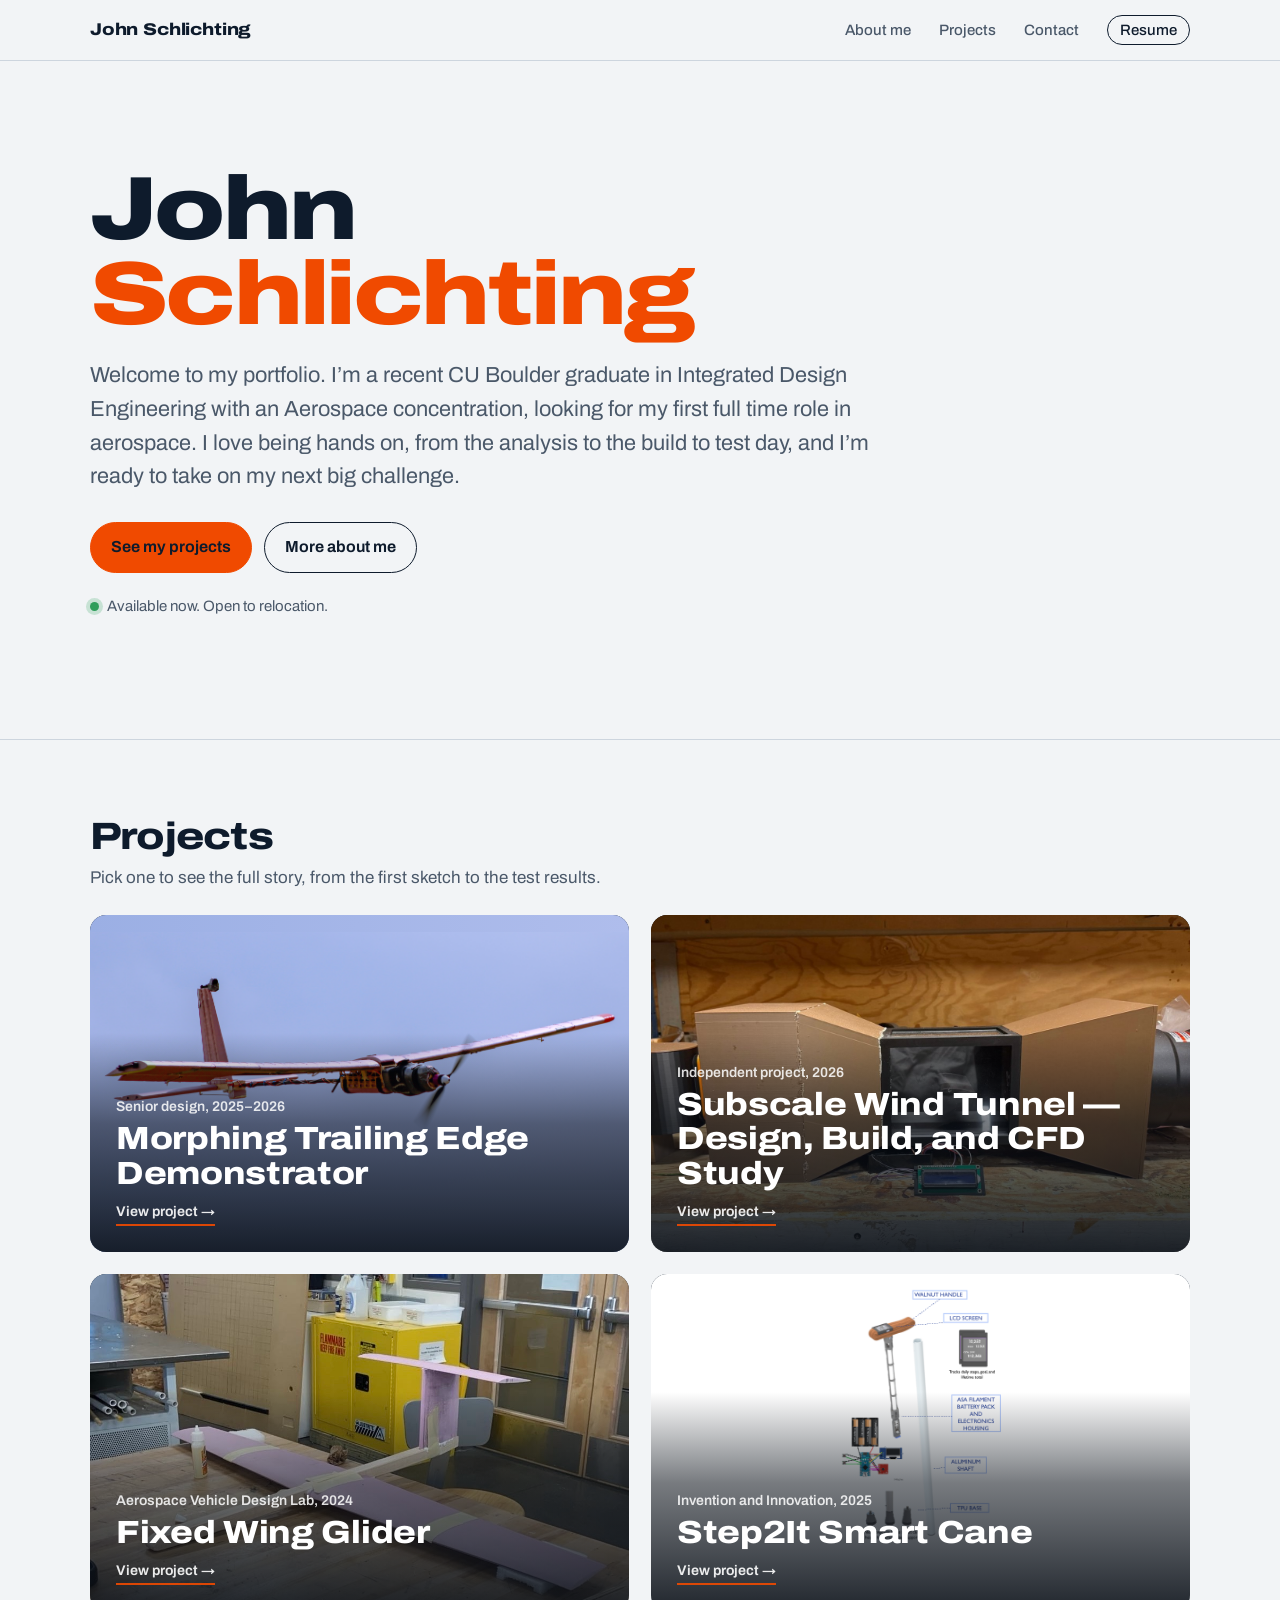
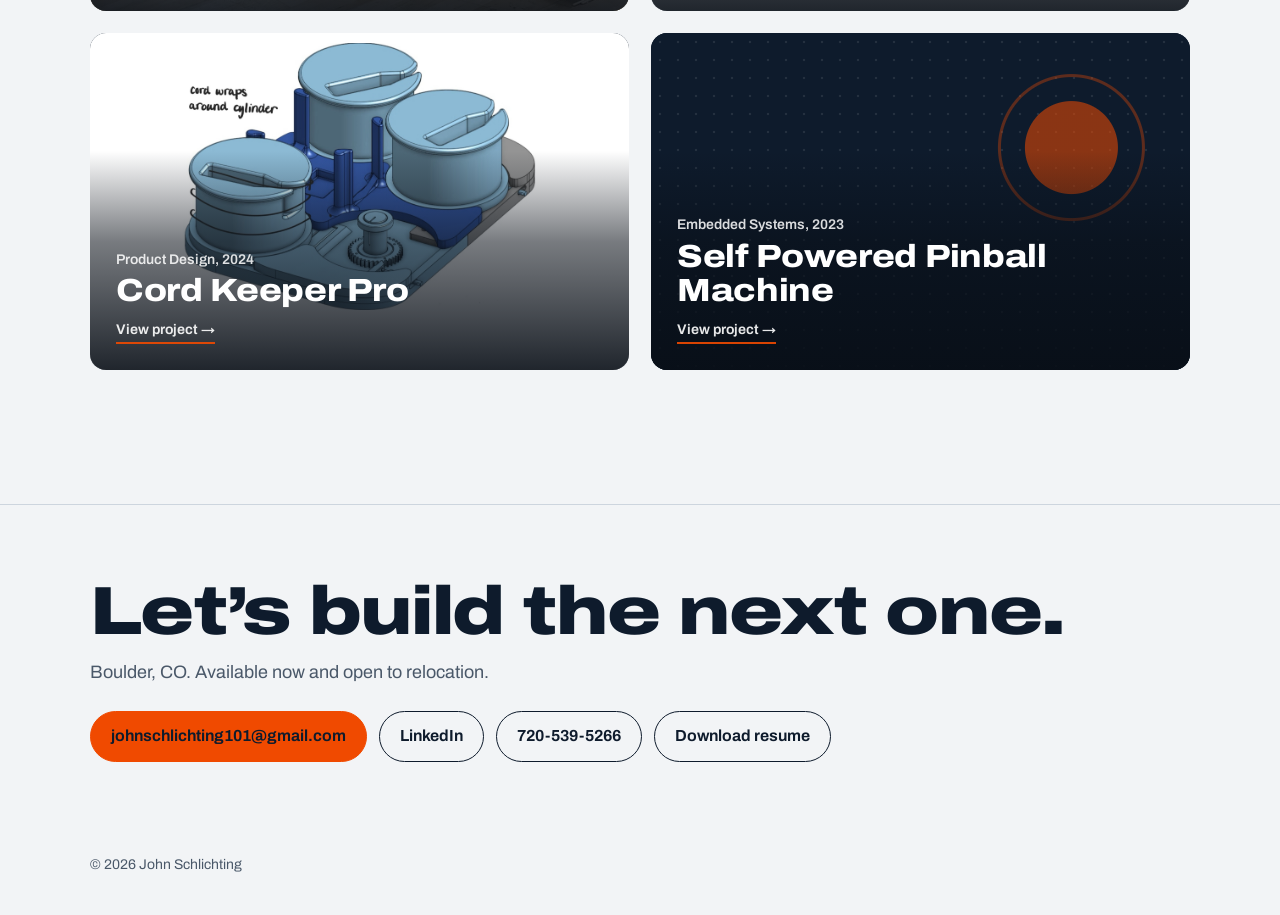
<file: index.html>
<!DOCTYPE html>
<html lang="en">
<head>
<meta charset="utf-8">
<meta name="viewport" content="width=device-width, initial-scale=1">
<title>John Schlichting, Aerospace Engineer</title>
<meta name="description" content="Recent CU Boulder aerospace graduate. I design, build, and test aircraft and the rigs that test them, and I am looking for my next big challenge.">
<meta property="og:title" content="John Schlichting, Aerospace Engineer">
<meta property="og:description" content="Recent CU Boulder aerospace graduate. I design, build, and test aircraft and the rigs that test them, and I am looking for my next big challenge.">
<meta property="og:image" content="https://johnschlichting.com/flight.jpeg">
<meta name="twitter:card" content="summary_large_image">
<link rel="icon" href="data:image/svg+xml,%3Csvg xmlns='http://www.w3.org/2000/svg' viewBox='0 0 32 32'%3E%3Crect width='32' height='32' rx='6' fill='%230E1B2C'/%3E%3Cpath d='M6 19 L26 13 L26 16 L6 22 Z' fill='%23F04A00'/%3E%3C/svg%3E">
<link rel="preconnect" href="https://fonts.googleapis.com">
<link rel="preconnect" href="https://fonts.gstatic.com" crossorigin>
<link href="https://fonts.googleapis.com/css2?family=Archivo:wdth,wght@62..125,300..900&display=swap" rel="stylesheet">
<link rel="stylesheet" href="styles.css">
</head>
<body class="home">

<nav class="nav" aria-label="Main">
  <div class="wrap">
    <a class="brand" href="index.html"><span class="full-name">John Schlichting</span><span class="short-name">John S.</span></a>
    <ul>
      <li><a href="about.html">About me</a></li>
      <li><a href="#projects">Projects</a></li>
      <li><a href="#contact">Contact</a></li>
      <li><a class="resume-link" href="John_Schlichting_Resume.pdf" download>Resume</a></li>
    </ul>
  </div>
</nav>

<main id="top">
<header class="welcome">
  <div class="wrap welcome-grid">
    <div>
      <h1>John<br><span>Schlichting</span></h1>
      <p class="intro">Welcome to my portfolio. I&rsquo;m a recent CU Boulder graduate in Integrated Design Engineering with an Aerospace concentration, looking for my first full time role in aerospace. I love being hands on, from the analysis to the build to test day, and I&rsquo;m ready to take on my next big challenge.</p>
      <div class="cta">
        <a class="btn primary" href="#projects">See my projects</a>
        <a class="btn" href="about.html">More about me</a>
      </div>
      <p class="status"><span class="dot" aria-hidden="true"></span>Available now. Open to relocation.</p>
    </div>
  </div>
</header>

<section class="projects-sec" id="projects" aria-labelledby="pr-t">
  <div class="wrap">
    <h2 class="sec-title" id="pr-t">Projects</h2>
    <p class="sec-sub">Pick one to see the full story, from the first sketch to the test results.</p>
    <div class="cards">
      <a class="card" href="mte.html">
        <img src="flight.jpeg" alt="" loading="lazy" style="object-fit:contain;object-position:50% 22%;background:linear-gradient(90deg,#9BAFE4,#AFBDEC)">
        <span class="card-text"><span class="card-meta">Senior design, 2025&ndash;2026</span><span class="card-title">Morphing Trailing Edge Demonstrator</span><span class="card-go" aria-hidden="true">View project &rarr;</span></span>
      </a>
      <a class="card" href="wind-tunnel.html">
        <img src="windtunnel/build_side_view.jpg" alt="" loading="lazy" style="object-position:50% 60%">
        <span class="card-text"><span class="card-meta">Independent project, 2026</span><span class="card-title">Subscale Wind Tunnel &mdash; Design, Build, and CFD Study</span><span class="card-go" aria-hidden="true">View project &rarr;</span></span>
      </a>
      <a class="card" href="glider.html">
        <img src="glider.JPG" alt="" loading="lazy" style="object-position:50% 60%">
        <span class="card-text"><span class="card-meta">Aerospace Vehicle Design Lab, 2024</span><span class="card-title">Fixed Wing Glider</span><span class="card-go" aria-hidden="true">View project &rarr;</span></span>
      </a>
      <a class="card" href="step2it.html">
        <img src="cane.jpg" alt="" loading="lazy" style="object-fit:contain;background:#fff;padding:14px 0 70px">
        <span class="card-text"><span class="card-meta">Invention and Innovation, 2025</span><span class="card-title">Step2It Smart Cane</span><span class="card-go" aria-hidden="true">View project &rarr;</span></span>
      </a>
      <a class="card" href="cord-keeper.html">
        <img src="cord%20wraps.png" alt="" loading="lazy" style="object-fit:contain;background:#fff;padding:10px 0 60px">
        <span class="card-text"><span class="card-meta">Product Design, 2024</span><span class="card-title">Cord Keeper Pro</span><span class="card-go" aria-hidden="true">View project &rarr;</span></span>
      </a>
      <a class="card no-img" href="pinball.html">
        <span class="card-pattern" aria-hidden="true"></span>
        <span class="card-text"><span class="card-meta">Embedded Systems, 2023</span><span class="card-title">Self Powered Pinball Machine</span><span class="card-go" aria-hidden="true">View project &rarr;</span></span>
      </a>
    </div>
  </div>
</section>
</main>

<section class="contact" id="contact" aria-labelledby="ct-t">
  <div class="wrap">
    <h2 id="ct-t">Let&rsquo;s build the next one.</h2>
    <p>Boulder, CO. Available now and open to relocation.</p>
    <div class="cta">
      <a class="btn primary" href="mailto:johnschlichting101@gmail.com">johnschlichting101@gmail.com</a>
      <a class="btn" href="https://linkedin.com/in/john-schlichting" target="_blank" rel="noopener">LinkedIn</a>
      <a class="btn" href="tel:+17205395266">720-539-5266</a>
      <a class="btn" href="John_Schlichting_Resume.pdf" download>Download resume</a>
    </div>
  </div>
</section>

<footer><div class="wrap">&copy; 2026 John Schlichting</div></footer>

<dialog class="lb" id="lb" aria-label="Enlarged image">
  <button type="button" id="lb-close">Close</button>
  <img id="lb-img" alt="">
  <p id="lb-cap"></p>
</dialog>

<script src="site.js"></script>
</body>
</html>
</file>
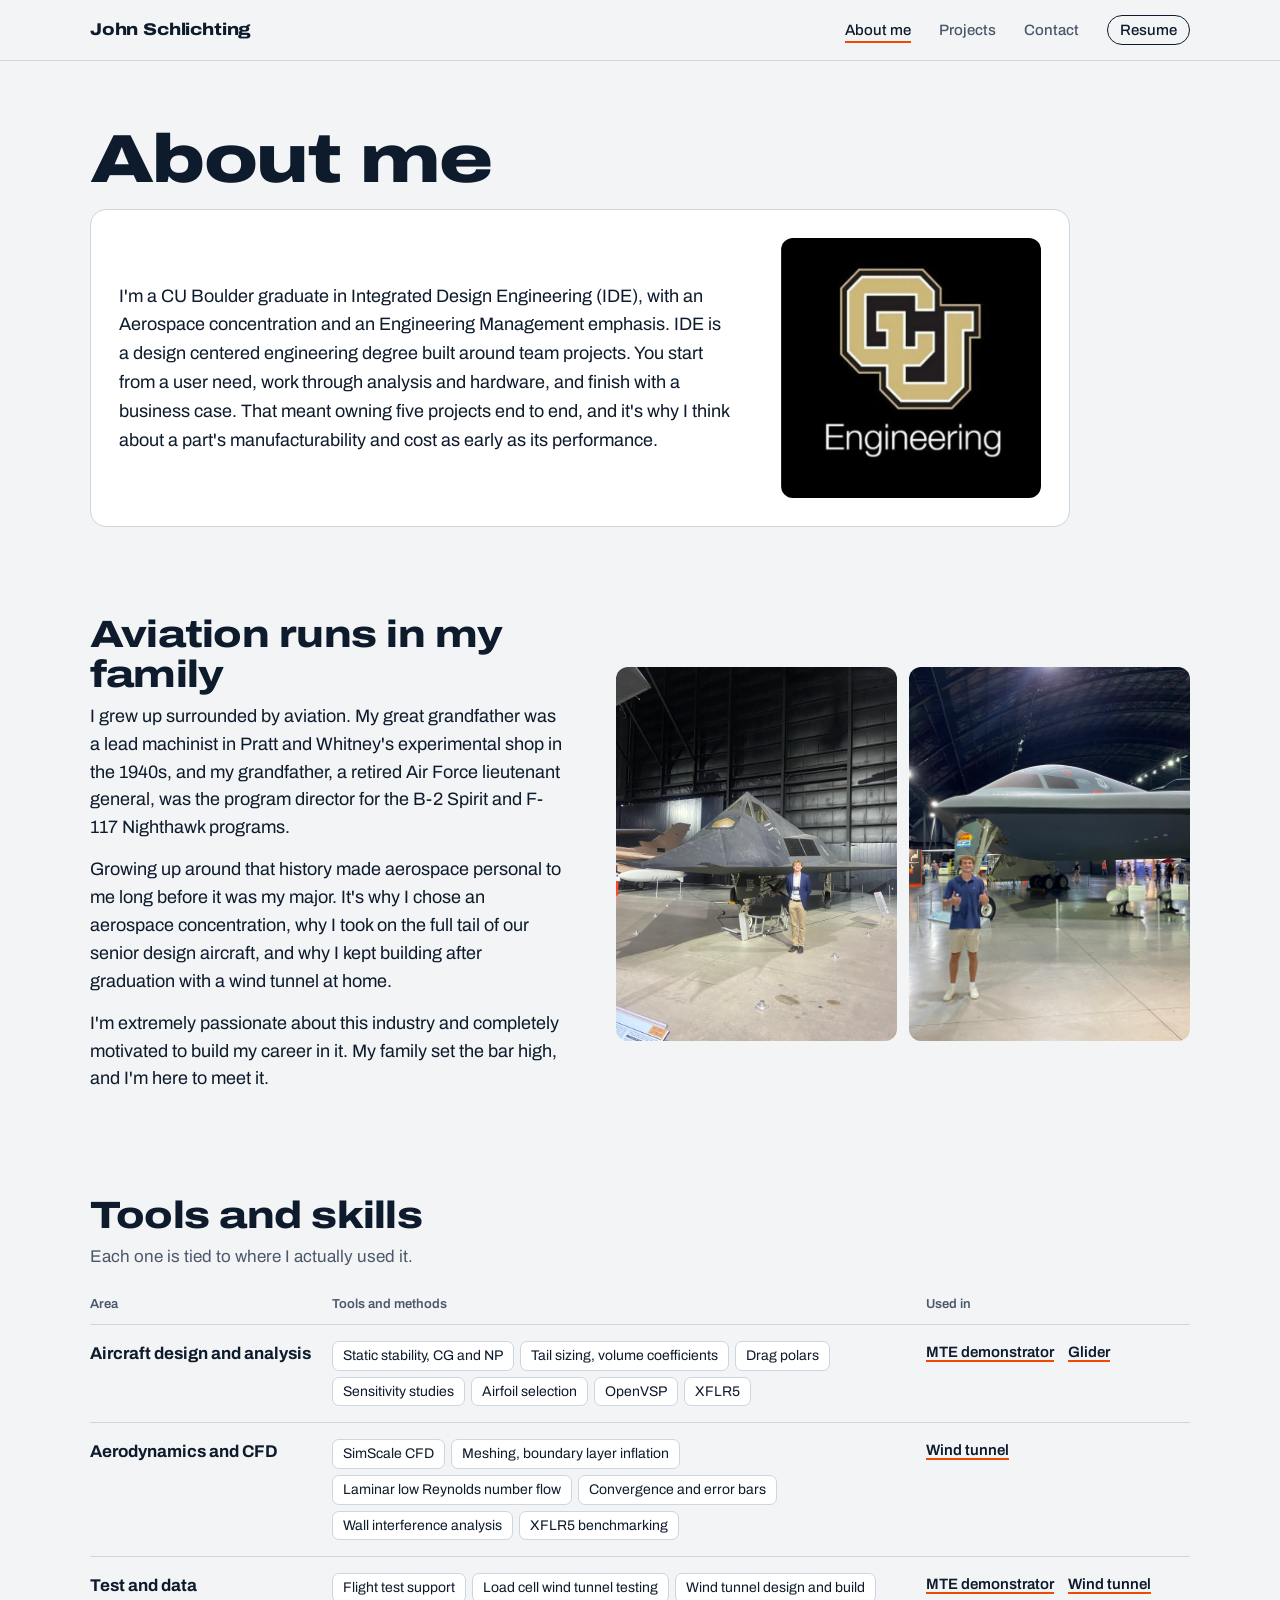
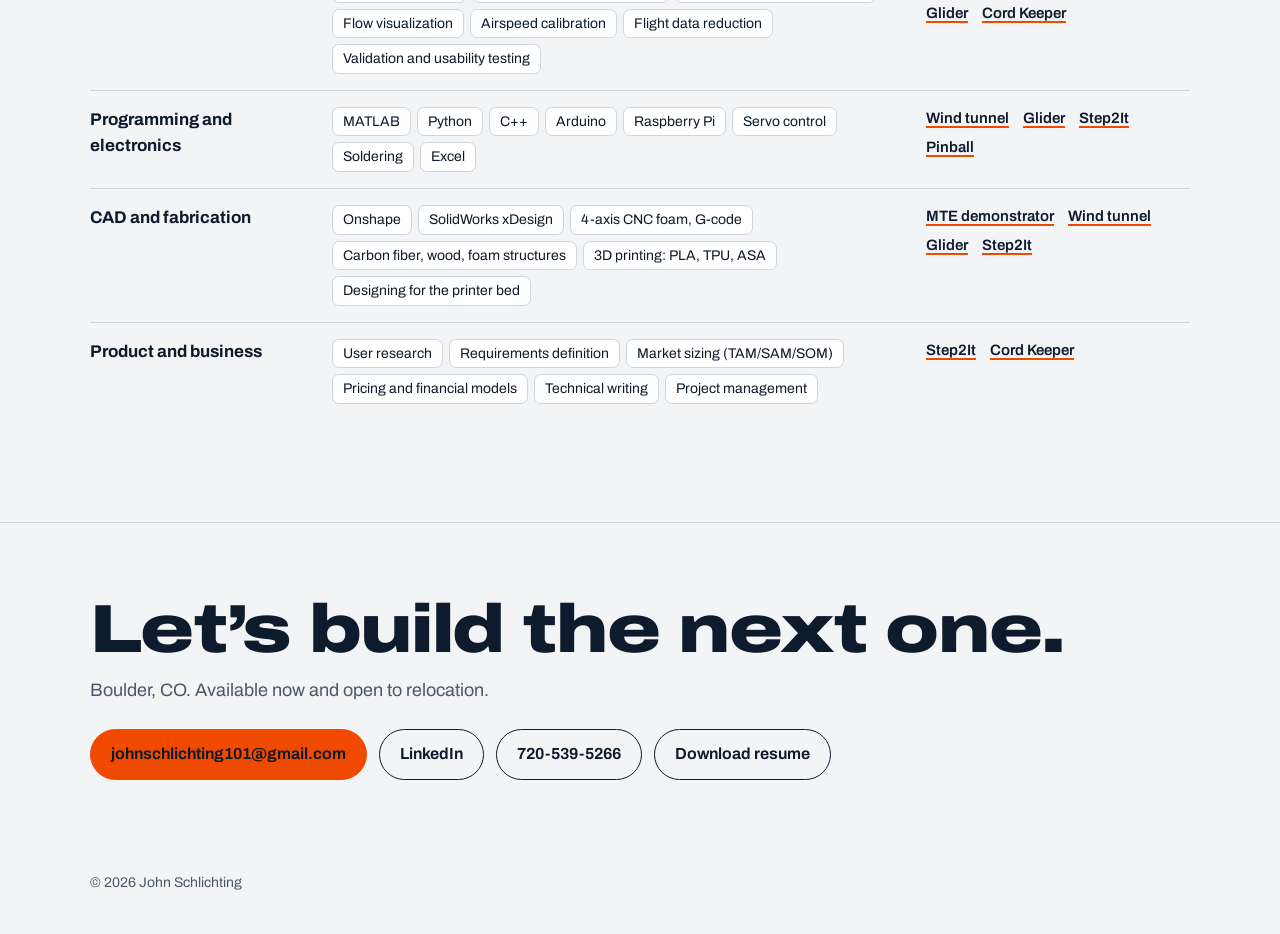
<file: about.html>
<!DOCTYPE html>
<html lang="en">
<head>
<meta charset="utf-8">
<meta name="viewport" content="width=device-width, initial-scale=1">
<title>About John Schlichting</title>
<meta name="description" content="CU Boulder Integrated Design Engineering graduate with an Aerospace concentration, from a family with three generations in aviation.">
<meta property="og:title" content="About John Schlichting">
<meta property="og:description" content="CU Boulder Integrated Design Engineering graduate with an Aerospace concentration, from a family with three generations in aviation.">
<meta property="og:image" content="https://johnschlichting.com/flight.jpeg">
<meta name="twitter:card" content="summary_large_image">
<link rel="icon" href="data:image/svg+xml,%3Csvg xmlns='http://www.w3.org/2000/svg' viewBox='0 0 32 32'%3E%3Crect width='32' height='32' rx='6' fill='%230E1B2C'/%3E%3Cpath d='M6 19 L26 13 L26 16 L6 22 Z' fill='%23F04A00'/%3E%3C/svg%3E">
<link rel="preconnect" href="https://fonts.googleapis.com">
<link rel="preconnect" href="https://fonts.gstatic.com" crossorigin>
<link href="https://fonts.googleapis.com/css2?family=Archivo:wdth,wght@62..125,300..900&display=swap" rel="stylesheet">
<link rel="stylesheet" href="styles.css">
</head>
<body class="page">

<nav class="nav" aria-label="Main">
  <div class="wrap">
    <a class="brand" href="index.html"><span class="full-name">John Schlichting</span><span class="short-name">John S.</span></a>
    <ul>
      <li><a href="about.html" aria-current="page">About me</a></li>
      <li><a href="index.html#projects">Projects</a></li>
      <li><a href="#contact">Contact</a></li>
      <li><a class="resume-link" href="John_Schlichting_Resume.pdf" download>Resume</a></li>
    </ul>
  </div>
</nav>

<main id="top">
<section class="about-page" aria-labelledby="ab-t">
  <div class="wrap about-intro">
    <h1 class="page-title" id="ab-t">About me</h1>
    <div class="ide-row">
      <p>I'm a CU Boulder graduate in Integrated Design Engineering (IDE), with an Aerospace concentration and an Engineering Management emphasis. IDE is a design centered engineering degree built around team projects. You start from a user need, work through analysis and hardware, and finish with a business case. That meant owning five projects end to end, and it's why I think about a part's manufacturability and cost as early as its performance.</p>
      <img class="cu-logo" src="cu_engineering.jpg" alt="University of Colorado Boulder College of Engineering logo">
    </div>
  </div>
  <div class="wrap legacy">
    <div>
      <h2 class="sec-title">Aviation runs in my family</h2>
      <p>I grew up surrounded by aviation. My great grandfather was a lead machinist in Pratt and Whitney's experimental shop in the 1940s, and my grandfather, a retired Air Force lieutenant general, was the program director for the B-2 Spirit and F-117 Nighthawk programs.</p>
      <p>Growing up around that history made aerospace personal to me long before it was my major. It's why I chose an aerospace concentration, why I took on the full tail of our senior design aircraft, and why I kept building after graduation with a wind tunnel at home.</p>
      <p>I'm extremely passionate about this industry and completely motivated to build my career in it. My family set the bar high, and I'm here to meet it.</p>
    </div>
    <div class="legacy-photos">
      <figure><img src="F117.jpeg" alt="John standing beside an F-117 Nighthawk" loading="lazy" data-zoom data-nocap></figure>
      <figure><img src="IMG_8472.jpeg" alt="John standing in front of a B-2 Spirit" loading="lazy" data-zoom data-nocap></figure>
    </div>
  </div>
</section>

<section class="band-sec" id="skills" aria-labelledby="sk-t">
  <div class="wrap">
    <h2 class="sec-title" id="sk-t">Tools and skills</h2>
    <p class="sec-sub">Each one is tied to where I actually used it.</p>
    <table class="skills">
      <thead><tr><th scope="col">Area</th><th scope="col">Tools and methods</th><th scope="col">Used in</th></tr></thead>
      <tbody>
        <tr>
          <th scope="row">Aircraft design and analysis</th>
          <td class="items"><div class="chips"><span>Static stability, CG and NP</span><span>Tail sizing, volume coefficients</span><span>Drag polars</span><span>Sensitivity studies</span><span>Airfoil selection</span><span>OpenVSP</span><span>XFLR5</span></div></td>
          <td class="used"><div class="proof"><a href="mte.html">MTE demonstrator</a><a href="glider.html">Glider</a></div></td>
        </tr>
        <tr>
          <th scope="row">Aerodynamics and CFD</th>
          <td class="items"><div class="chips"><span>SimScale CFD</span><span>Meshing, boundary layer inflation</span><span>Laminar low Reynolds number flow</span><span>Convergence and error bars</span><span>Wall interference analysis</span><span>XFLR5 benchmarking</span></div></td>
          <td class="used"><div class="proof"><a href="wind-tunnel.html">Wind tunnel</a></div></td>
        </tr>
        <tr>
          <th scope="row">Test and data</th>
          <td class="items"><div class="chips"><span>Flight test support</span><span>Load cell wind tunnel testing</span><span>Wind tunnel design and build</span><span>Flow visualization</span><span>Airspeed calibration</span><span>Flight data reduction</span><span>Validation and usability testing</span></div></td>
          <td class="used"><div class="proof"><a href="mte.html">MTE demonstrator</a><a href="wind-tunnel.html">Wind tunnel</a><a href="glider.html">Glider</a><a href="cord-keeper.html">Cord Keeper</a></div></td>
        </tr>
        <tr>
          <th scope="row">Programming and electronics</th>
          <td class="items"><div class="chips"><span>MATLAB</span><span>Python</span><span>C++</span><span>Arduino</span><span>Raspberry Pi</span><span>Servo control</span><span>Soldering</span><span>Excel</span></div></td>
          <td class="used"><div class="proof"><a href="wind-tunnel.html">Wind tunnel</a><a href="glider.html">Glider</a><a href="step2it.html">Step2It</a><a href="pinball.html">Pinball</a></div></td>
        </tr>
        <tr>
          <th scope="row">CAD and fabrication</th>
          <td class="items"><div class="chips"><span>Onshape</span><span>SolidWorks xDesign</span><span>4-axis CNC foam, G-code</span><span>Carbon fiber, wood, foam structures</span><span>3D printing: PLA, TPU, ASA</span><span>Designing for the printer bed</span></div></td>
          <td class="used"><div class="proof"><a href="mte.html">MTE demonstrator</a><a href="wind-tunnel.html">Wind tunnel</a><a href="glider.html">Glider</a><a href="step2it.html">Step2It</a></div></td>
        </tr>
        <tr>
          <th scope="row">Product and business</th>
          <td class="items"><div class="chips"><span>User research</span><span>Requirements definition</span><span>Market sizing (TAM/SAM/SOM)</span><span>Pricing and financial models</span><span>Technical writing</span><span>Project management</span></div></td>
          <td class="used"><div class="proof"><a href="step2it.html">Step2It</a><a href="cord-keeper.html">Cord Keeper</a></div></td>
        </tr>
      </tbody>
    </table>
  </div>
</section>
</main>

<section class="contact" id="contact" aria-labelledby="ct-t">
  <div class="wrap">
    <h2 id="ct-t">Let&rsquo;s build the next one.</h2>
    <p>Boulder, CO. Available now and open to relocation.</p>
    <div class="cta">
      <a class="btn primary" href="mailto:johnschlichting101@gmail.com">johnschlichting101@gmail.com</a>
      <a class="btn" href="https://linkedin.com/in/john-schlichting" target="_blank" rel="noopener">LinkedIn</a>
      <a class="btn" href="tel:+17205395266">720-539-5266</a>
      <a class="btn" href="John_Schlichting_Resume.pdf" download>Download resume</a>
    </div>
  </div>
</section>

<footer><div class="wrap">&copy; 2026 John Schlichting</div></footer>

<dialog class="lb" id="lb" aria-label="Enlarged image">
  <button type="button" id="lb-close">Close</button>
  <img id="lb-img" alt="">
  <p id="lb-cap"></p>
</dialog>

<script src="site.js"></script>
</body>
</html>
</file>
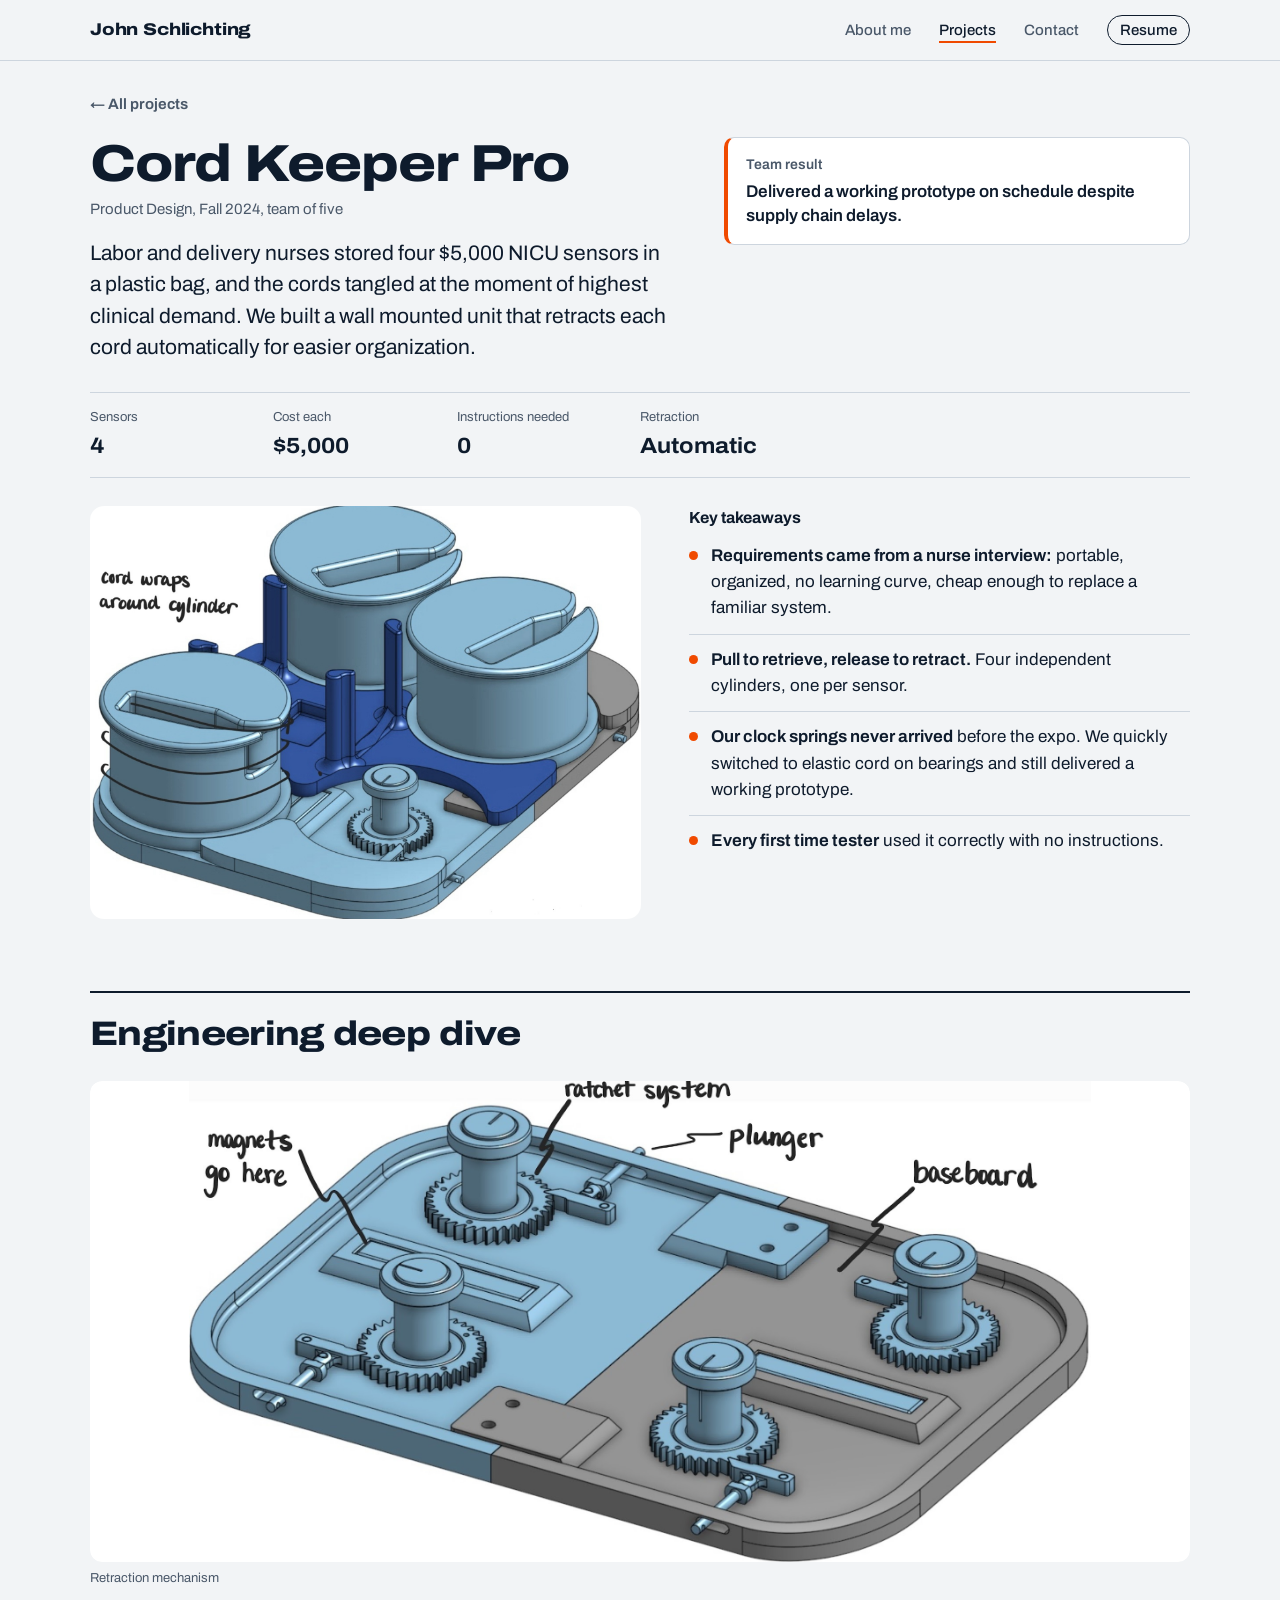
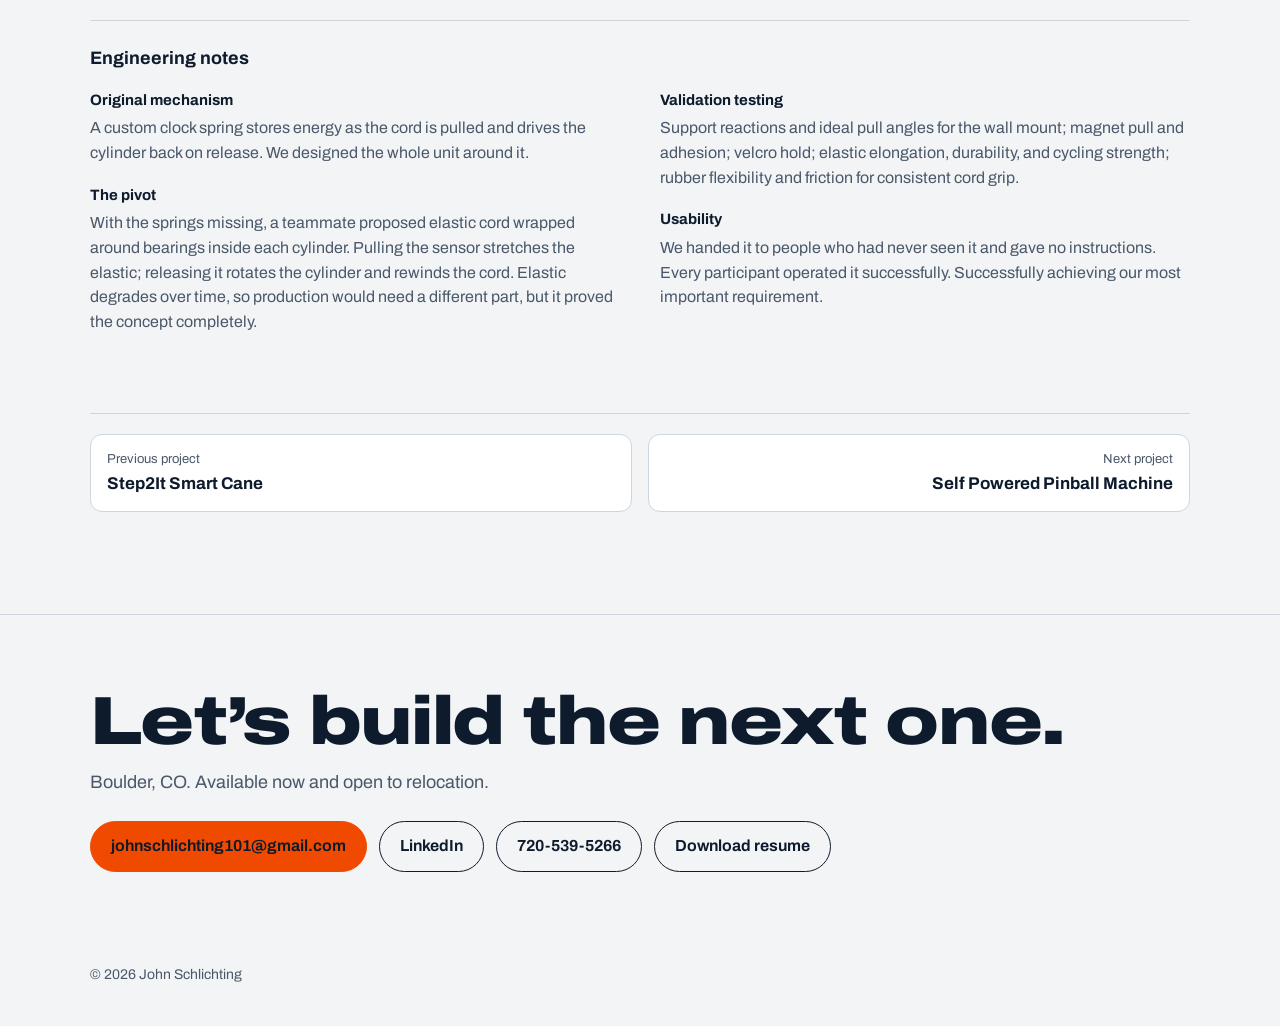
<file: cord-keeper.html>
<!DOCTYPE html>
<html lang="en">
<head>
<meta charset="utf-8">
<meta name="viewport" content="width=device-width, initial-scale=1">
<title>Cord Keeper Pro | John Schlichting</title>
<meta name="description" content="A wall mounted unit that automatically retracts NICU sensor cords for labor and delivery nurses.">
<meta property="og:title" content="Cord Keeper Pro | John Schlichting">
<meta property="og:description" content="A wall mounted unit that automatically retracts NICU sensor cords for labor and delivery nurses.">
<meta property="og:image" content="https://johnschlichting.com/flight.jpeg">
<meta name="twitter:card" content="summary_large_image">
<link rel="icon" href="data:image/svg+xml,%3Csvg xmlns='http://www.w3.org/2000/svg' viewBox='0 0 32 32'%3E%3Crect width='32' height='32' rx='6' fill='%230E1B2C'/%3E%3Cpath d='M6 19 L26 13 L26 16 L6 22 Z' fill='%23F04A00'/%3E%3C/svg%3E">
<link rel="preconnect" href="https://fonts.googleapis.com">
<link rel="preconnect" href="https://fonts.gstatic.com" crossorigin>
<link href="https://fonts.googleapis.com/css2?family=Archivo:wdth,wght@62..125,300..900&display=swap" rel="stylesheet">
<link rel="stylesheet" href="styles.css">
</head>
<body class="page">

<nav class="nav" aria-label="Main">
  <div class="wrap">
    <a class="brand" href="index.html"><span class="full-name">John Schlichting</span><span class="short-name">John S.</span></a>
    <ul>
      <li><a href="about.html">About me</a></li>
      <li><a href="index.html#projects" aria-current="page">Projects</a></li>
      <li><a href="#contact">Contact</a></li>
      <li><a class="resume-link" href="John_Schlichting_Resume.pdf" download>Resume</a></li>
    </ul>
  </div>
</nav>

<main id="top">
  <div class="wrap">
    <a class="back" href="index.html#projects">&larr; All projects</a>
    <article class="project page-project" id="cordkeeper">
      <div class="p-head">
        <div>
          <h1 class="p-title">Cord Keeper Pro</h1>
          <p class="p-meta">Product Design, Fall 2024, team of five</p>
          <p class="p-pitch">Labor and delivery nurses stored four $5,000 NICU sensors in a plastic bag, and the cords tangled at the moment of highest clinical demand. We built a wall mounted unit that retracts each cord automatically for easier organization.</p>
        </div>
        <div class="role"><h4>Team result</h4><p>Delivered a working prototype on schedule despite supply chain delays.</p></div>
      </div>
      <dl class="specs">
        <div><dt>Sensors</dt><dd>4</dd></div>
        <div><dt>Cost each</dt><dd>$5,000</dd></div>
        <div><dt>Instructions needed</dt><dd>0</dd></div>
        <div><dt>Retraction</dt><dd>Automatic</dd></div>
      </dl>
      <div class="sum">
        <img src="cord%20wraps.png" alt="Cord Keeper Pro wall-mounted unit" loading="lazy" data-zoom>
        <div>
          <h4>Key takeaways</h4>
          <ul class="takeaways">
            <li><b>Requirements came from a nurse interview:</b> portable, organized, no learning curve, cheap enough to replace a familiar system.</li>
            <li><b>Pull to retrieve, release to retract.</b> Four independent cylinders, one per sensor.</li>
            <li><b>Our clock springs never arrived</b> before the expo. We quickly switched to elastic cord on bearings and still delivered a working prototype.</li>
            <li><b>Every first time tester</b> used it correctly with no instructions.</li>
          </ul>
        </div>
      </div>
      <h2 class="dive-h">Engineering deep dive</h2>
      <div class="full">
        <div class="media">
          <figure class="s12"><div class="frame" style="aspect-ratio:16/7"><img src="plungermech.png" alt="Cord Keeper Pro retraction mechanism" loading="lazy" data-zoom style="object-fit:contain;background:#fff"></div><figcaption>Retraction mechanism</figcaption></figure>
        </div>
        <div class="writeup">
          <h4>Engineering notes</h4>
          <div class="cols">
            <div><h5>Original mechanism</h5><p>A custom clock spring stores energy as the cord is pulled and drives the cylinder back on release. We designed the whole unit around it.</p></div>
            <div><h5>The pivot</h5><p>With the springs missing, a teammate proposed elastic cord wrapped around bearings inside each cylinder. Pulling the sensor stretches the elastic; releasing it rotates the cylinder and rewinds the cord. Elastic degrades over time, so production would need a different part, but it proved the concept completely.</p></div>
            <div><h5>Validation testing</h5><p>Support reactions and ideal pull angles for the wall mount; magnet pull and adhesion; velcro hold; elastic elongation, durability, and cycling strength; rubber flexibility and friction for consistent cord grip.</p></div>
            <div><h5>Usability</h5><p>We handed it to people who had never seen it and gave no instructions. Every participant operated it successfully. Successfully achieving our most important requirement.</p></div>
          </div>
        </div>
      </div>
    </article>
    <nav class="pn" aria-label="More projects"><a class="pn-prev" href="step2it.html"><span>Previous project</span><b>Step2It Smart Cane</b></a><a class="pn-next" href="pinball.html"><span>Next project</span><b>Self Powered Pinball Machine</b></a></nav>
  </div>
</main>

<section class="contact" id="contact" aria-labelledby="ct-t">
  <div class="wrap">
    <h2 id="ct-t">Let&rsquo;s build the next one.</h2>
    <p>Boulder, CO. Available now and open to relocation.</p>
    <div class="cta">
      <a class="btn primary" href="mailto:johnschlichting101@gmail.com">johnschlichting101@gmail.com</a>
      <a class="btn" href="https://linkedin.com/in/john-schlichting" target="_blank" rel="noopener">LinkedIn</a>
      <a class="btn" href="tel:+17205395266">720-539-5266</a>
      <a class="btn" href="John_Schlichting_Resume.pdf" download>Download resume</a>
    </div>
  </div>
</section>

<footer><div class="wrap">&copy; 2026 John Schlichting</div></footer>

<dialog class="lb" id="lb" aria-label="Enlarged image">
  <button type="button" id="lb-close">Close</button>
  <img id="lb-img" alt="">
  <p id="lb-cap"></p>
</dialog>

<script src="site.js"></script>
</body>
</html>
</file>
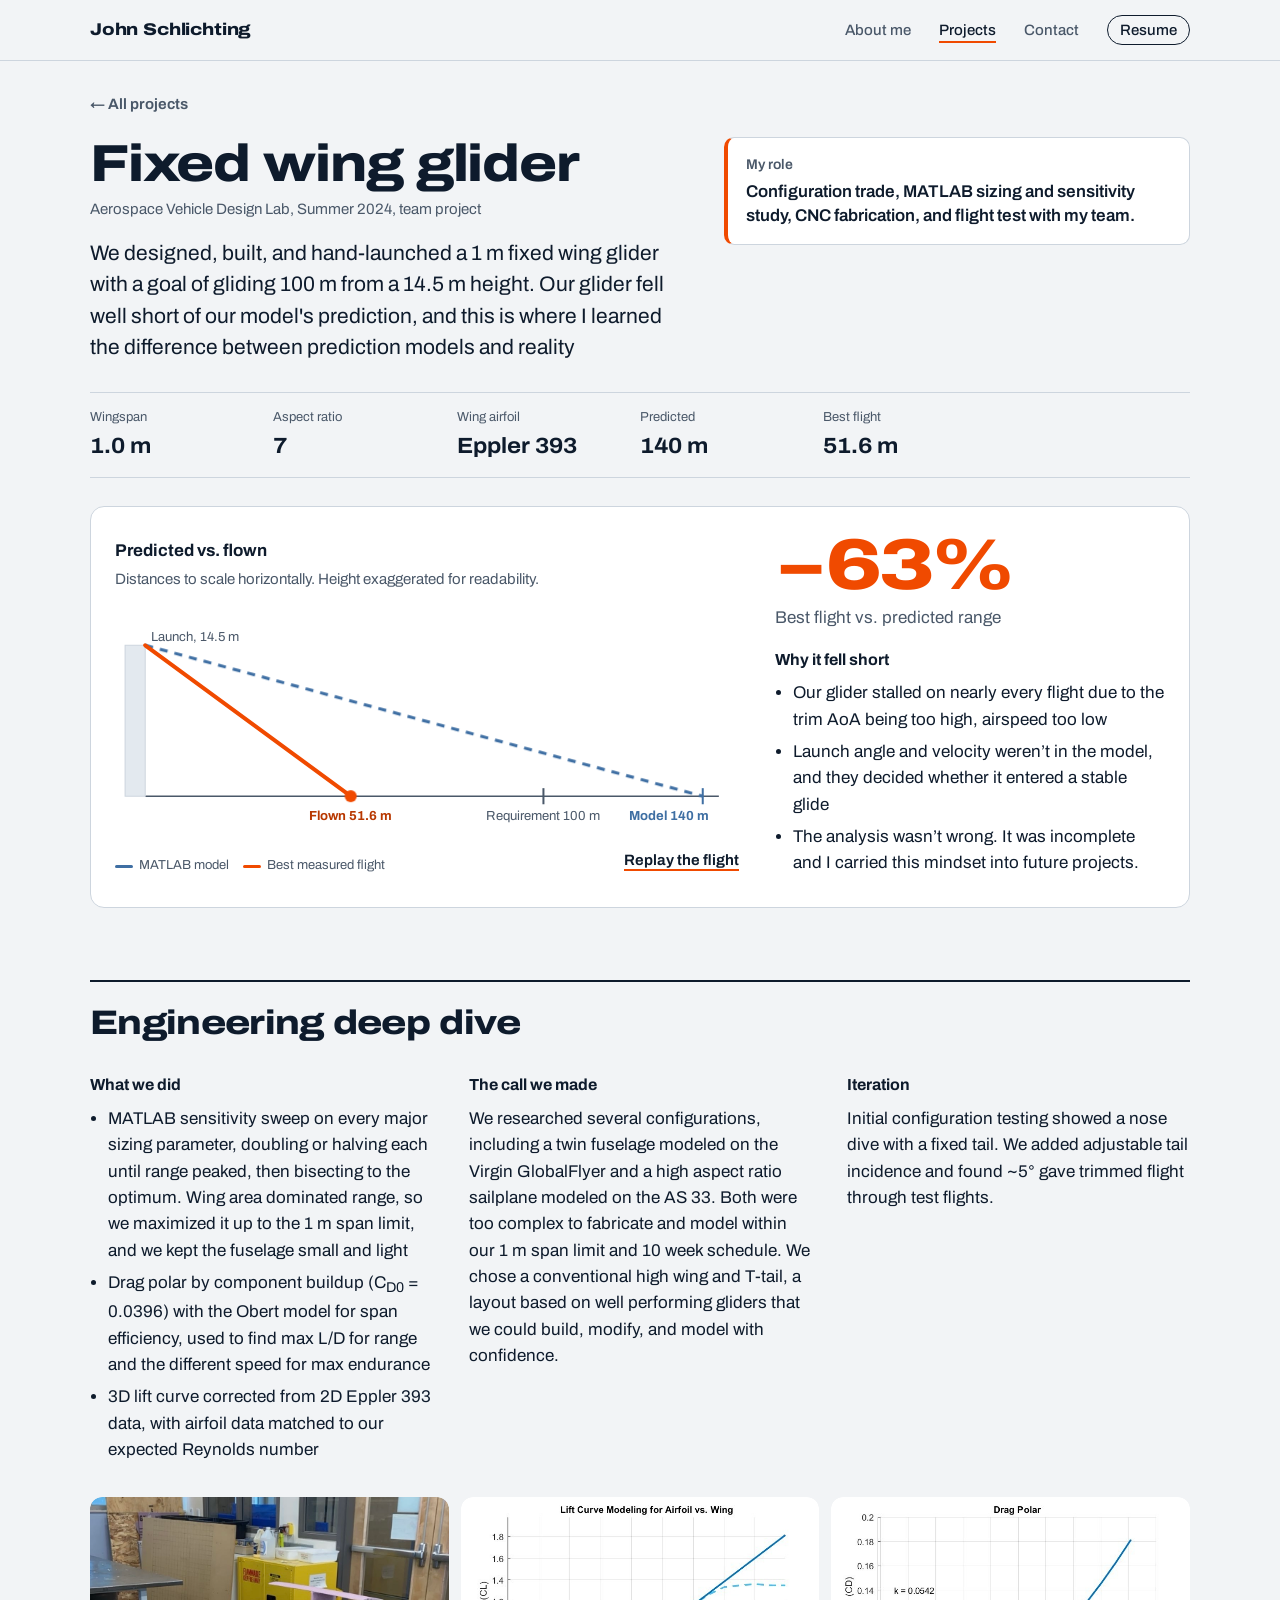
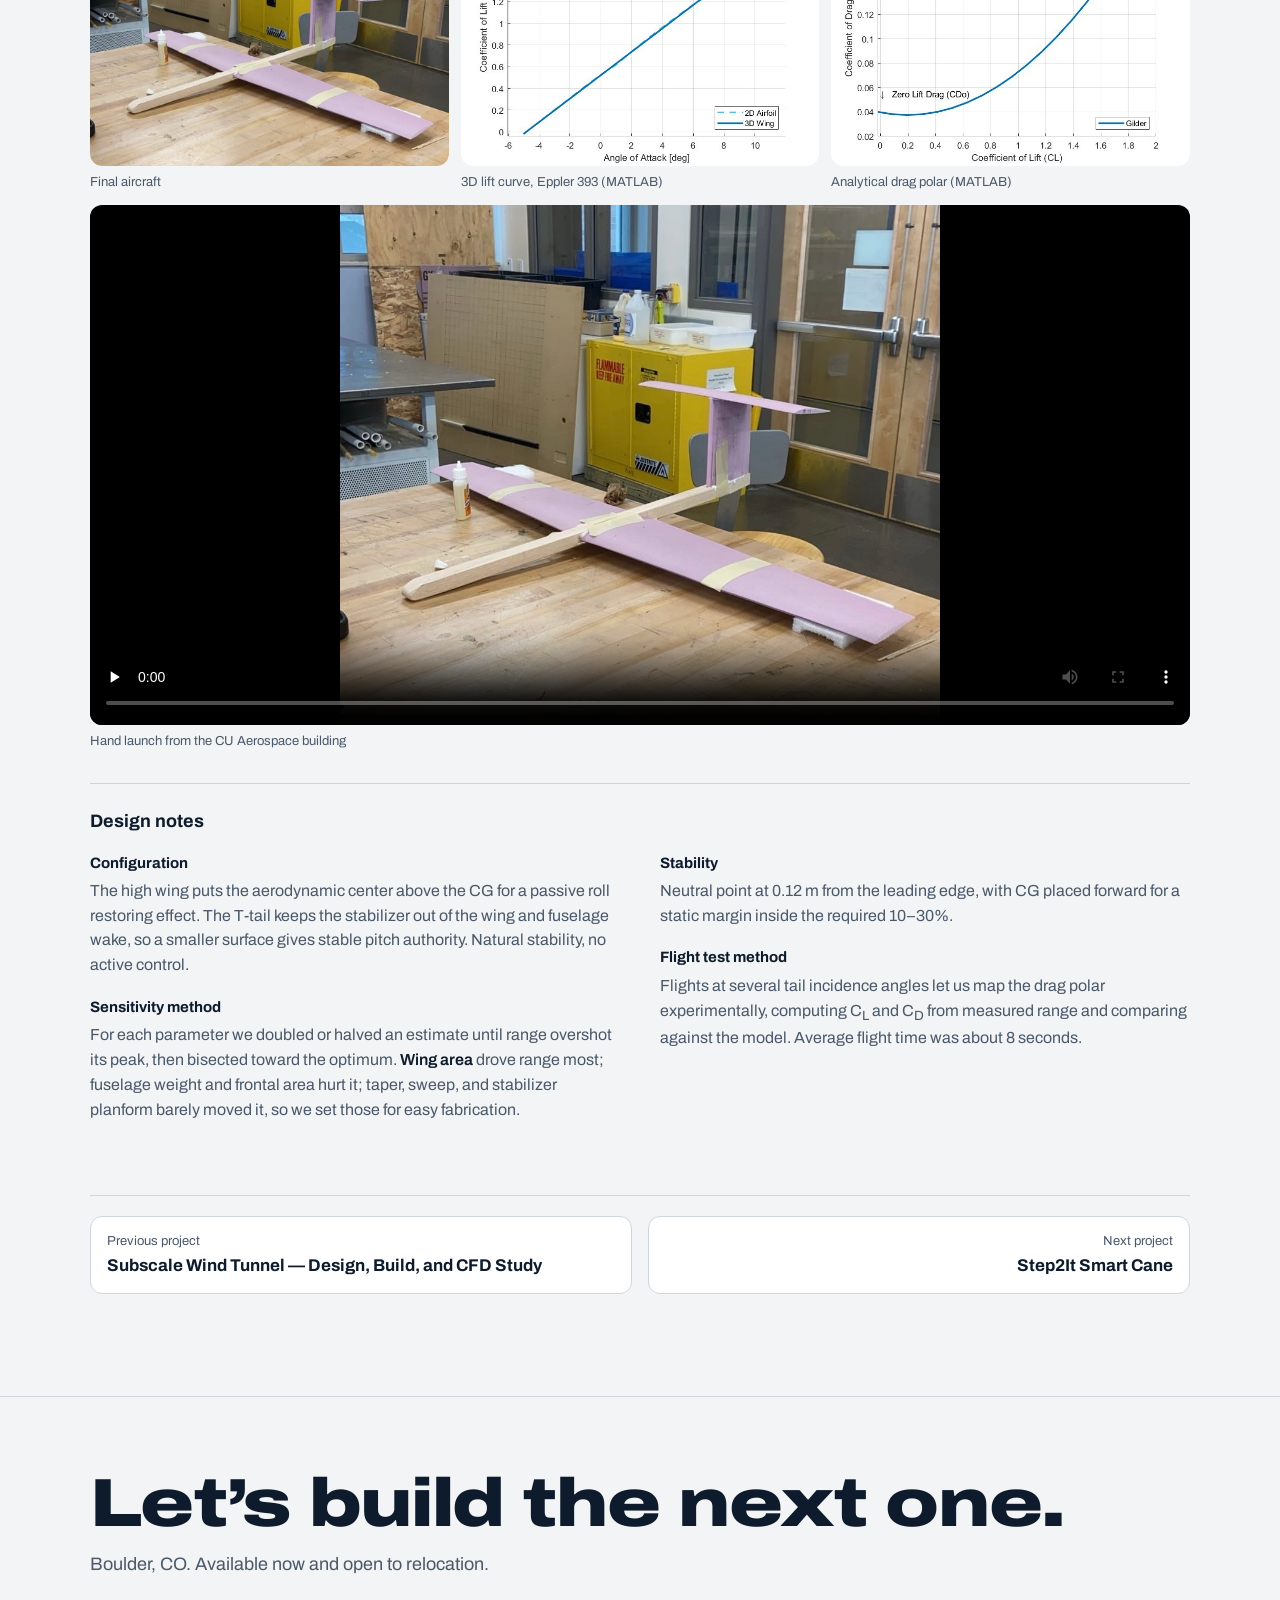
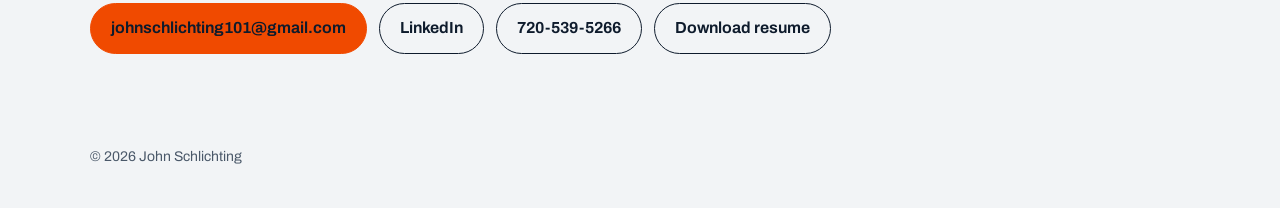
<file: glider.html>
<!DOCTYPE html>
<html lang="en">
<head>
<meta charset="utf-8">
<meta name="viewport" content="width=device-width, initial-scale=1">
<title>Fixed Wing Glider | John Schlichting</title>
<meta name="description" content="A hand launched fixed wing glider, the MATLAB sizing behind it, and what the 63% range shortfall taught me.">
<meta property="og:title" content="Fixed Wing Glider | John Schlichting">
<meta property="og:description" content="A hand launched fixed wing glider, the MATLAB sizing behind it, and what the 63% range shortfall taught me.">
<meta property="og:image" content="https://johnschlichting.com/flight.jpeg">
<meta name="twitter:card" content="summary_large_image">
<link rel="icon" href="data:image/svg+xml,%3Csvg xmlns='http://www.w3.org/2000/svg' viewBox='0 0 32 32'%3E%3Crect width='32' height='32' rx='6' fill='%230E1B2C'/%3E%3Cpath d='M6 19 L26 13 L26 16 L6 22 Z' fill='%23F04A00'/%3E%3C/svg%3E">
<link rel="preconnect" href="https://fonts.googleapis.com">
<link rel="preconnect" href="https://fonts.gstatic.com" crossorigin>
<link href="https://fonts.googleapis.com/css2?family=Archivo:wdth,wght@62..125,300..900&display=swap" rel="stylesheet">
<link rel="stylesheet" href="styles.css">
</head>
<body class="page">

<nav class="nav" aria-label="Main">
  <div class="wrap">
    <a class="brand" href="index.html"><span class="full-name">John Schlichting</span><span class="short-name">John S.</span></a>
    <ul>
      <li><a href="about.html">About me</a></li>
      <li><a href="index.html#projects" aria-current="page">Projects</a></li>
      <li><a href="#contact">Contact</a></li>
      <li><a class="resume-link" href="John_Schlichting_Resume.pdf" download>Resume</a></li>
    </ul>
  </div>
</nav>

<main id="top">
  <div class="wrap">
    <a class="back" href="index.html#projects">&larr; All projects</a>
    <article class="project page-project" id="glider">
      <div class="p-head">
        <div>
          <h1 class="p-title">Fixed wing glider</h1>
          <p class="p-meta">Aerospace Vehicle Design Lab, Summer 2024, team project</p>
          <p class="p-pitch">We designed, built, and hand-launched a 1 m fixed wing glider with a goal of gliding 100 m from a 14.5 m height. Our glider fell well short of our model's prediction, and this is where I learned the difference between prediction models and reality</p>
        </div>
        <div class="role"><h4>My role</h4><p>Configuration trade, MATLAB sizing and sensitivity study, CNC fabrication, and flight test with my team.</p></div>
      </div>
      <dl class="specs">
        <div><dt>Wingspan</dt><dd>1.0 m</dd></div>
        <div><dt>Aspect ratio</dt><dd>7</dd></div>
        <div><dt>Wing airfoil</dt><dd>Eppler 393</dd></div>
        <div><dt>Predicted</dt><dd>140 m</dd></div>
        <div><dt>Best flight</dt><dd>51.6 m</dd></div>
      </dl>

      <div class="panel glide" style="margin-top:28px">
        <div class="glide-grid">
          <div>
            <h4>Predicted vs. flown</h4>
            <p class="sub">Distances to scale horizontally. Height exaggerated for readability.</p>
            <svg viewBox="0 0 620 230" role="img" aria-labelledby="gl-desc">
              <desc id="gl-desc">From a 14.5 meter launch, the model predicted 140 meters of range, the requirement was 100 meters, and the best actual flight reached 51.6 meters.</desc>
              <line x1="30" y1="190" x2="600" y2="190" stroke="var(--ink-2)" stroke-width="1.5"/>
              <rect x="10" y="40" width="20" height="150" fill="var(--tint)" stroke="var(--rule)"/>
              <text x="36" y="36" font-size="13" fill="var(--ink-2)">Launch, 14.5 m</text>
              <line x1="425.7" y1="182" x2="425.7" y2="198" stroke="var(--ink-2)" stroke-width="2"/>
              <text x="425.7" y="214" text-anchor="middle" font-size="13" fill="var(--ink-2)">Requirement 100 m</text>
              <path id="pred" d="M30 40 L584 190" fill="none" stroke="var(--model)" stroke-width="3" stroke-dasharray="8 7"/>
              <line x1="584" y1="182" x2="584" y2="198" stroke="var(--model)" stroke-width="2"/>
              <text x="590" y="214" text-anchor="end" font-size="13" font-weight="700" fill="var(--model)">Model 140 m</text>
              <path id="act" d="M30 40 L234.2 190" fill="none" stroke="var(--flight)" stroke-width="4" stroke-linecap="round"/>
              <circle id="act-end" cx="234.2" cy="190" r="6" fill="var(--flight)"/>
              <text id="act-lbl" x="234.2" y="214" text-anchor="middle" font-size="13" font-weight="700" fill="var(--flight-ink)">Flown 51.6 m</text>
            </svg>
            <div class="row">
              <div class="legend"><span><i style="background:var(--model)"></i>MATLAB model</span><span><i style="background:var(--flight)"></i>Best measured flight</span></div>
              <button class="linkbtn" type="button" id="replay">Replay the flight</button>
            </div>
          </div>
          <div>
            <div class="gap-stat num">&minus;63%</div>
            <p>Best flight vs. predicted range</p>
            <h4 style="margin:0 0 8px;font-size:16px">Why it fell short</h4>
            <ul class="why">
              <li>Our glider stalled on nearly every flight due to the trim AoA being too high, airspeed too low</li>
              <li>Launch angle and velocity weren&rsquo;t in the model, and they decided whether it entered a stable glide</li>
              <li>The analysis wasn&rsquo;t wrong. It was incomplete and I carried this mindset into future projects.</li>
            </ul>
          </div>
        </div>
      </div>

      <h2 class="dive-h">Engineering deep dive</h2>
      <div class="full">
        <div class="three">
          <div>
            <h4>What we did</h4>
            <ul>
              <li>MATLAB sensitivity sweep on every major sizing parameter, doubling or halving each until range peaked, then bisecting to the optimum. Wing area dominated range, so we maximized it up to the 1 m span limit, and we kept the fuselage small and light</li>
<li>Drag polar by component buildup (C<sub>D0</sub> = 0.0396) with the Obert model for span efficiency, used to find max L/D for range and the different speed for max endurance</li>
<li>3D lift curve corrected from 2D Eppler 393 data, with airfoil data matched to our expected Reynolds number</li>
            </ul>
          </div>
          <div>
            <h4>The call we made</h4>
            <p>We researched several configurations, including a twin fuselage modeled on the Virgin GlobalFlyer and a high aspect ratio sailplane modeled on the AS 33. Both were too complex to fabricate and model within our 1 m span limit and 10 week schedule. We chose a conventional high wing and T-tail, a layout based on well performing gliders that we could build, modify, and model with confidence.</p>
          </div>
          <div>
            <h4>Iteration</h4>
            <p>Initial configuration testing showed a nose dive with a fixed tail. We added adjustable tail incidence and found ~5&deg; gave trimmed flight through test flights.</p>
          </div>
        </div>
        <div class="media">
          <figure class="s4"><div class="frame"><img src="glider.JPG" alt="The finished fixed-wing glider" loading="lazy" data-zoom></div><figcaption>Final aircraft</figcaption></figure>
          <figure class="s4"><div class="frame"><img src="glider_liftcurve.png" alt="3D lift curve slope for the Eppler 393 wing from MATLAB" loading="lazy" data-zoom></div><figcaption>3D lift curve, Eppler 393 (MATLAB)</figcaption></figure>
          <figure class="s4"><div class="frame"><img src="glider_dragpolar.png" alt="Analytical drag polar from MATLAB" loading="lazy" data-zoom></div><figcaption>Analytical drag polar (MATLAB)</figcaption></figure>
          <figure class="s12">
            <video controls preload="none" playsinline poster="glider.JPG" style="max-height:520px">
              <source src="glider_flight.MOV" type="video/mp4">
              <source src="glider_flight.MOV" type="video/quicktime">
            </video>
            <figcaption>Hand launch from the CU Aerospace building</figcaption>
          </figure>
        </div>
        <div class="writeup">
          <h4>Design notes</h4>
          <div class="cols">
            <div><h5>Configuration</h5><p>The high wing puts the aerodynamic center above the CG for a passive roll restoring effect. The T-tail keeps the stabilizer out of the wing and fuselage wake, so a smaller surface gives stable pitch authority. Natural stability, no active control.</p></div>
            <div><h5>Sensitivity method</h5><p>For each parameter we doubled or halved an estimate until range overshot its peak, then bisected toward the optimum. <strong>Wing area</strong> drove range most; fuselage weight and frontal area hurt it; taper, sweep, and stabilizer planform barely moved it, so we set those for easy fabrication.</p></div>
            <div><h5>Stability</h5><p>Neutral point at 0.12&nbsp;m from the leading edge, with CG placed forward for a static margin inside the required 10&ndash;30%.</p></div>
            <div><h5>Flight test method</h5><p>Flights at several tail incidence angles let us map the drag polar experimentally, computing C<sub>L</sub> and C<sub>D</sub> from measured range and comparing against the model. Average flight time was about 8 seconds.</p></div>
          </div>
        </div>
      </div>
    </article>
    <nav class="pn" aria-label="More projects"><a class="pn-prev" href="wind-tunnel.html"><span>Previous project</span><b>Subscale Wind Tunnel &mdash; Design, Build, and CFD Study</b></a><a class="pn-next" href="step2it.html"><span>Next project</span><b>Step2It Smart Cane</b></a></nav>
  </div>
</main>

<section class="contact" id="contact" aria-labelledby="ct-t">
  <div class="wrap">
    <h2 id="ct-t">Let&rsquo;s build the next one.</h2>
    <p>Boulder, CO. Available now and open to relocation.</p>
    <div class="cta">
      <a class="btn primary" href="mailto:johnschlichting101@gmail.com">johnschlichting101@gmail.com</a>
      <a class="btn" href="https://linkedin.com/in/john-schlichting" target="_blank" rel="noopener">LinkedIn</a>
      <a class="btn" href="tel:+17205395266">720-539-5266</a>
      <a class="btn" href="John_Schlichting_Resume.pdf" download>Download resume</a>
    </div>
  </div>
</section>

<footer><div class="wrap">&copy; 2026 John Schlichting</div></footer>

<dialog class="lb" id="lb" aria-label="Enlarged image">
  <button type="button" id="lb-close">Close</button>
  <img id="lb-img" alt="">
  <p id="lb-cap"></p>
</dialog>

<script src="site.js"></script>
<script>
(function(){
  var reduce=window.matchMedia('(prefers-reduced-motion: reduce)').matches;
  /* ---------- Glider replay ---------- */
  var act=document.getElementById('act'), pred=document.getElementById('pred'),
      end=document.getElementById('act-end'), albl=document.getElementById('act-lbl');
  function replay(){
    if(reduce || !act.animate) return;
    var L=act.getTotalLength(); if(!L) return;
    [end,albl].forEach(function(e){e.style.opacity=0});
    pred.animate([{opacity:0},{opacity:1}],{duration:500,fill:'both'});
    act.style.strokeDasharray=L;
    act.animate([{strokeDashoffset:L},{strokeDashoffset:0}],{duration:1500,delay:500,easing:'cubic-bezier(.3,.1,.4,1)',fill:'both'})
      .onfinish=function(){[end,albl].forEach(function(e){e.animate([{opacity:0},{opacity:1}],{duration:300,fill:'forwards'})})};
  }
  document.getElementById('replay').addEventListener('click',replay);
  setTimeout(replay,600);
})();
</script>
</body>
</html>
</file>
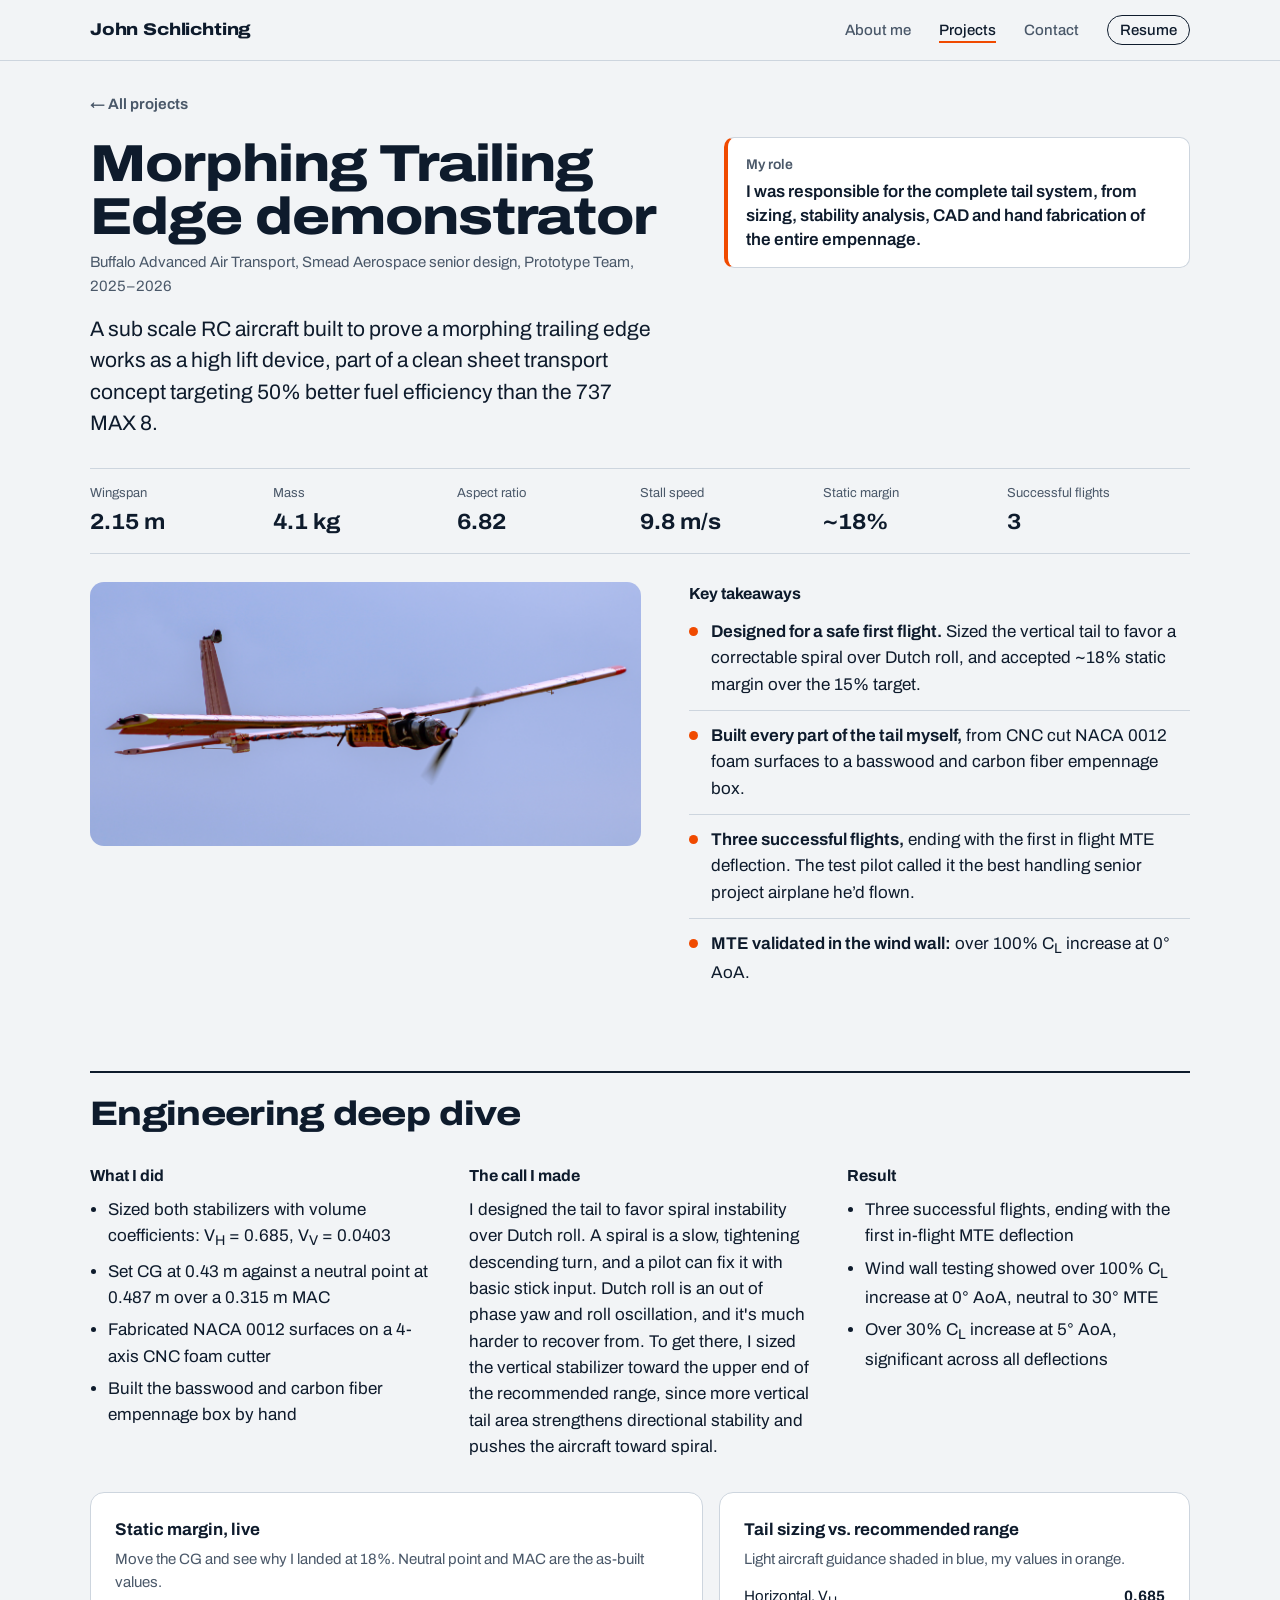
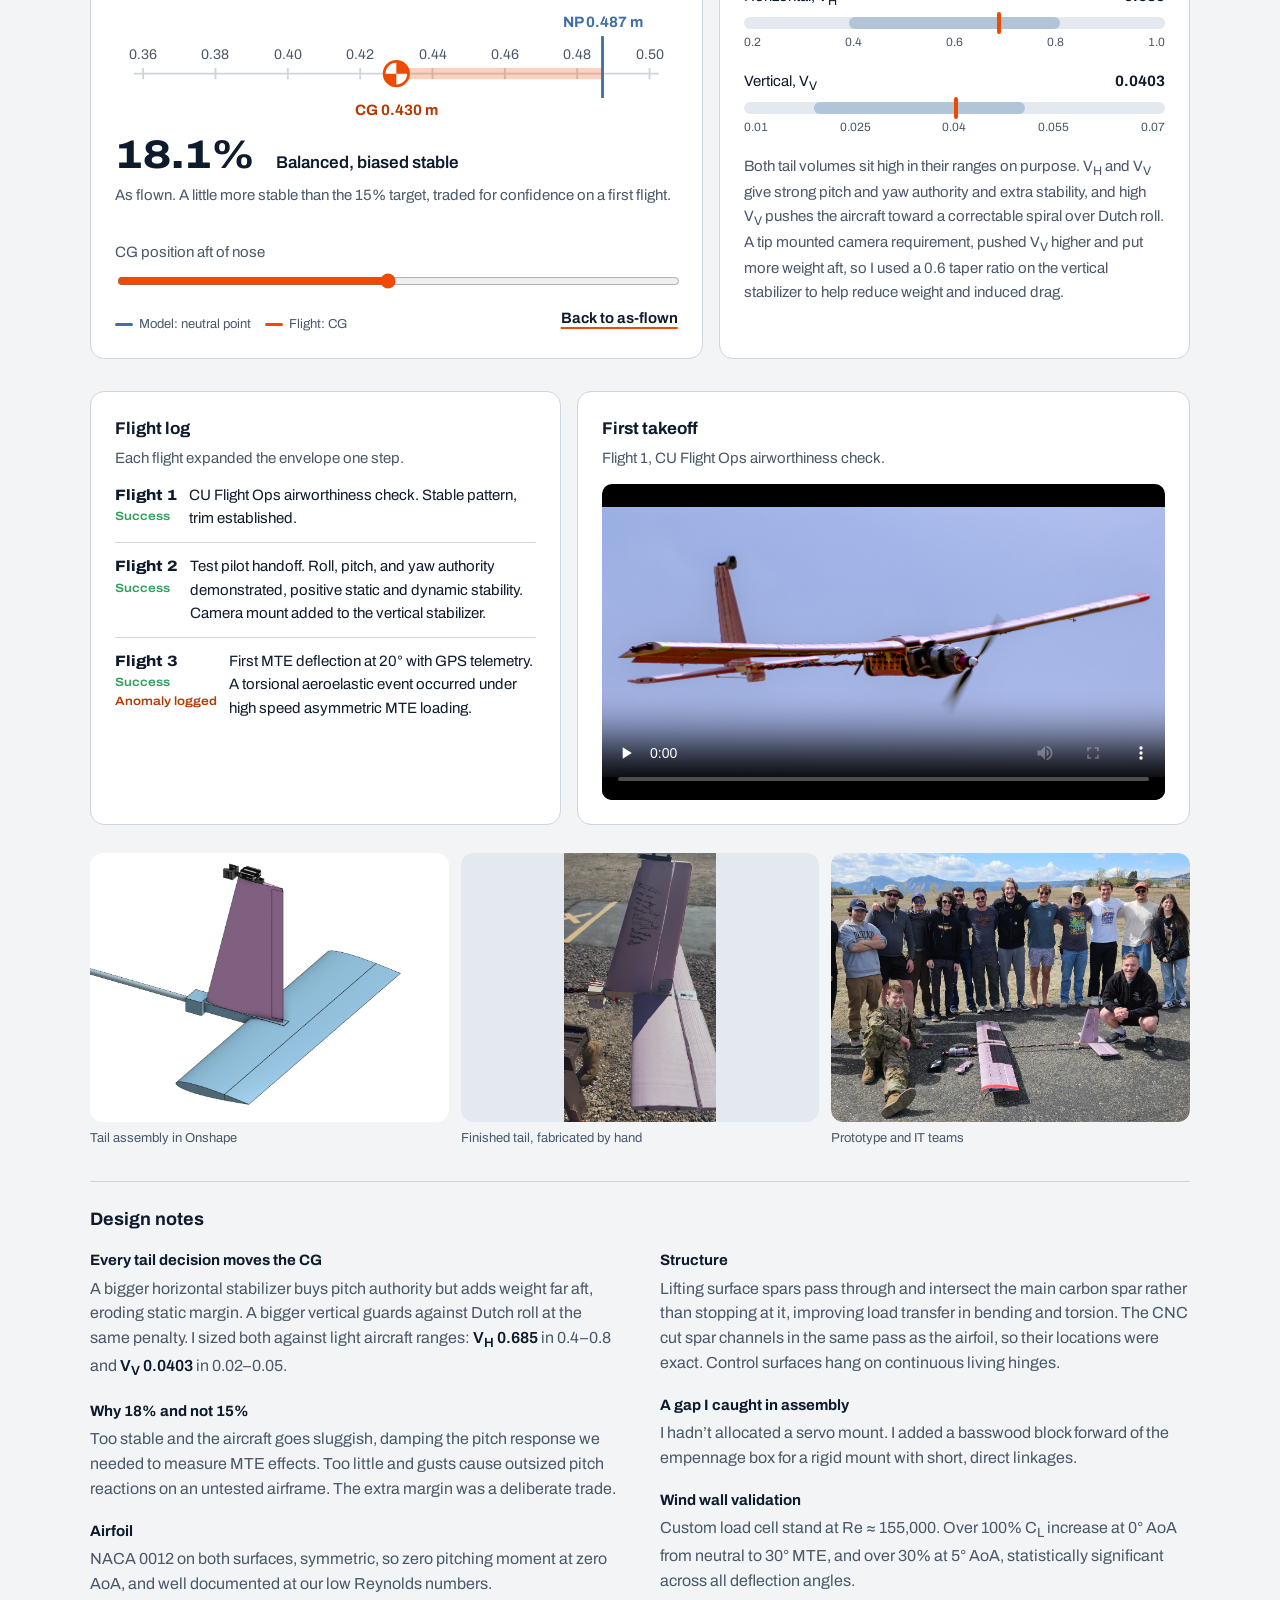
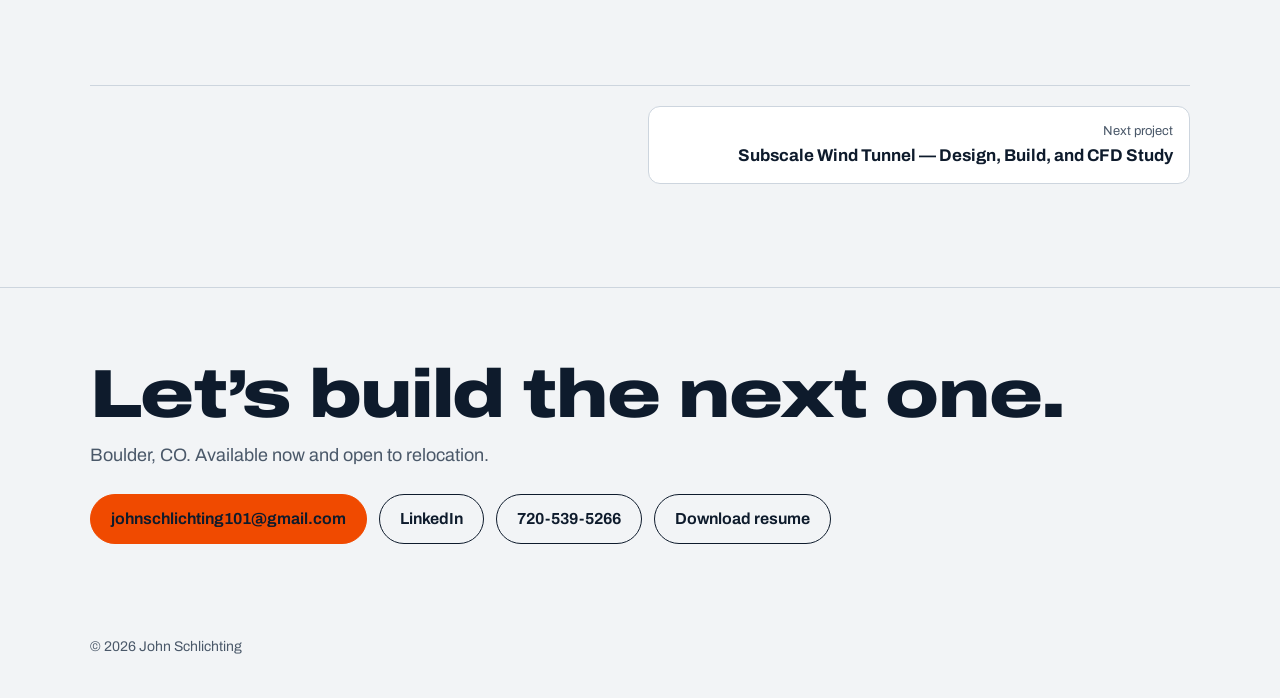
<file: mte.html>
<!DOCTYPE html>
<html lang="en">
<head>
<meta charset="utf-8">
<meta name="viewport" content="width=device-width, initial-scale=1">
<title>Morphing Trailing Edge Demonstrator | John Schlichting</title>
<meta name="description" content="Sub scale RC flight demonstrator for a morphing trailing edge. I owned the full tail, from sizing and stability to hand fabrication and three successful flights.">
<meta property="og:title" content="Morphing Trailing Edge Demonstrator | John Schlichting">
<meta property="og:description" content="Sub scale RC flight demonstrator for a morphing trailing edge. I owned the full tail, from sizing and stability to hand fabrication and three successful flights.">
<meta property="og:image" content="https://johnschlichting.com/flight.jpeg">
<meta name="twitter:card" content="summary_large_image">
<link rel="icon" href="data:image/svg+xml,%3Csvg xmlns='http://www.w3.org/2000/svg' viewBox='0 0 32 32'%3E%3Crect width='32' height='32' rx='6' fill='%230E1B2C'/%3E%3Cpath d='M6 19 L26 13 L26 16 L6 22 Z' fill='%23F04A00'/%3E%3C/svg%3E">
<link rel="preconnect" href="https://fonts.googleapis.com">
<link rel="preconnect" href="https://fonts.gstatic.com" crossorigin>
<link href="https://fonts.googleapis.com/css2?family=Archivo:wdth,wght@62..125,300..900&display=swap" rel="stylesheet">
<link rel="stylesheet" href="styles.css">
</head>
<body class="page">

<nav class="nav" aria-label="Main">
  <div class="wrap">
    <a class="brand" href="index.html"><span class="full-name">John Schlichting</span><span class="short-name">John S.</span></a>
    <ul>
      <li><a href="about.html">About me</a></li>
      <li><a href="index.html#projects" aria-current="page">Projects</a></li>
      <li><a href="#contact">Contact</a></li>
      <li><a class="resume-link" href="John_Schlichting_Resume.pdf" download>Resume</a></li>
    </ul>
  </div>
</nav>

<main id="top">
  <div class="wrap">
    <a class="back" href="index.html#projects">&larr; All projects</a>
    <article class="project page-project" id="mte">
      <div class="p-head">
        <div>
          <h1 class="p-title">Morphing Trailing Edge demonstrator</h1>
          <p class="p-meta">Buffalo Advanced Air Transport, Smead Aerospace senior design, Prototype Team, 2025&ndash;2026</p>
          <p class="p-pitch">A sub scale RC aircraft built to prove a morphing trailing edge works as a high lift device, part of a clean sheet transport concept targeting 50% better fuel efficiency than the 737 MAX&nbsp;8.</p>
        </div>
        <div class="role"><h4>My role</h4><p>I was responsible for the complete tail system, from sizing, stability analysis, CAD and hand fabrication of the entire empennage.</p></div>
      </div>
      <dl class="specs">
        <div><dt>Wingspan</dt><dd>2.15 m</dd></div>
        <div><dt>Mass</dt><dd>4.1 kg</dd></div>
        <div><dt>Aspect ratio</dt><dd>6.82</dd></div>
        <div><dt>Stall speed</dt><dd>9.8 m/s</dd></div>
        <div><dt>Static margin</dt><dd>~18%</dd></div>
        <div><dt>Successful flights</dt><dd>3</dd></div>
      </dl>

      <div class="sum summary-only">
        <img src="flight.jpeg" alt="The MTE demonstrator in flight" data-zoom loading="lazy" style="aspect-ratio:auto;height:auto">
        <div>
          <h4>Key takeaways</h4>
          <ul class="takeaways">
            <li><b>Designed for a safe first flight.</b> Sized the vertical tail to favor a correctable spiral over Dutch roll, and accepted ~18% static margin over the 15% target.</li>
            <li><b>Built every part of the tail myself,</b> from CNC cut NACA 0012 foam surfaces to a basswood and carbon fiber empennage box.</li>
            <li><b>Three successful flights,</b> ending with the first in flight MTE deflection. The test pilot called it the best handling senior project airplane he&rsquo;d flown.</li>
            <li><b>MTE validated in the wind wall:</b> over 100% C<sub>L</sub> increase at 0&deg; AoA.</li>
          </ul>
        </div>
      </div>

      <h2 class="dive-h">Engineering deep dive</h2>
      <div class="full">
        <div class="three">
          <div>
            <h4>What I did</h4>
            <ul>
              <li>Sized both stabilizers with volume coefficients: V<sub>H</sub> = 0.685, V<sub>V</sub> = 0.0403</li>
              <li>Set CG at 0.43&nbsp;m against a neutral point at 0.487&nbsp;m over a 0.315&nbsp;m MAC</li>
              <li>Fabricated NACA 0012 surfaces on a 4-axis CNC foam cutter</li>
              <li>Built the basswood and carbon fiber empennage box by hand</li>
            </ul>
          </div>
          <div>
            <h4>The call I made</h4>
            <p>I designed the tail to favor spiral instability over Dutch roll. A spiral is a slow, tightening descending turn, and a pilot can fix it with basic stick input. Dutch roll is an out of phase yaw and roll oscillation, and it's much harder to recover from. To get there, I sized the vertical stabilizer toward the upper end of the recommended range, since more vertical tail area strengthens directional stability and pushes the aircraft toward spiral.</p>
          </div>
          <div>
            <h4>Result</h4>
            <ul>
              <li>Three successful flights, ending with the first in-flight MTE deflection</li>
              <li>Wind wall testing showed over 100% C<sub>L</sub> increase at 0&deg; AoA, neutral to 30&deg; MTE</li>
              <li>Over 30% C<sub>L</sub> increase at 5&deg; AoA, significant across all deflections</li>
            </ul>
          </div>
        </div>

        <div class="instruments">
          <div class="panel">
            <h4>Static margin, live</h4>
            <p class="sub">Move the CG and see why I landed at 18%. Neutral point and MAC are the as-built values.</p>
            <svg class="sm-svg" viewBox="0 0 600 120" role="img" aria-labelledby="sm-desc">
              <desc id="sm-desc">Axis from 0.36 to 0.50 meters aft of the nose showing the CG position relative to the neutral point at 0.487 meters.</desc>
              <line x1="20" y1="70" x2="580" y2="70" stroke="var(--rule)" stroke-width="2"/>
              <g id="sm-ticks" font-size="15" fill="var(--ink-2)"></g>
              <rect id="sm-span" y="64" height="12" rx="3" fill="color-mix(in srgb,var(--flight) 25%,transparent)"/>
              <g id="np">
                <line y1="30" y2="96" stroke="var(--model)" stroke-width="3"/>
                <text y="20" text-anchor="middle" font-size="16" font-weight="700" fill="var(--model)">NP 0.487 m</text>
              </g>
              <g id="cg">
                <circle cy="70" r="13" fill="var(--panel)" stroke="var(--flight)" stroke-width="3"/>
                <path d="M0 -13 A13 13 0 0 1 13 0 L0 0 Z M0 13 A13 13 0 0 1 -13 0 L0 0 Z" transform="translate(0,70)" fill="var(--flight)"/>
                <text id="cg-label" y="114" text-anchor="middle" font-size="16" font-weight="700" fill="var(--flight-ink)">CG</text>
              </g>
            </svg>
            <div class="sm-read" aria-live="polite">
              <span class="big num" id="sm-val">18.1%</span>
              <span class="zone" id="sm-zone">Balanced, biased stable</span>
            </div>
            <p class="sm-note" id="sm-note">As flown. A little more stable than the 15% target, traded for confidence on a first flight.</p>
            <label for="cg-range" class="sub" style="display:block;margin:0">CG position aft of nose</label>
            <input id="cg-range" type="range" min="0.380" max="0.484" step="0.001" value="0.430" aria-describedby="sm-note">
            <div class="row">
              <div class="legend"><span><i style="background:var(--model)"></i>Model: neutral point</span><span><i style="background:var(--flight)"></i>Flight: CG</span></div>
              <button class="linkbtn" type="button" id="sm-reset">Back to as-flown</button>
            </div>
          </div>
          <div class="panel">
            <h4>Tail sizing vs. recommended range</h4>
            <p class="sub">Light aircraft guidance shaded in blue, my values in orange.</p>
            <div class="gauge">
              <div class="lbl"><span>Horizontal, V<sub>H</sub></span><b>0.685</b></div>
              <div class="track"><div class="band" style="left:25%;width:50%"></div><div class="mark" style="left:60.63%"></div></div>
              <div class="ticks"><span>0.2</span><span>0.4</span><span>0.6</span><span>0.8</span><span>1.0</span></div>
            </div>
            <div class="gauge">
              <div class="lbl"><span>Vertical, V<sub>V</sub></span><b>0.0403</b></div>
              <div class="track"><div class="band" style="left:16.67%;width:50%"></div><div class="mark" style="left:50.5%"></div></div>
              <div class="ticks"><span>0.01</span><span>0.025</span><span>0.04</span><span>0.055</span><span>0.07</span></div>
            </div>
            <p class="sub" style="margin:0">Both tail volumes sit high in their ranges on purpose. V<sub>H</sub> and V<sub>V</sub> give strong pitch and yaw authority and extra stability, and high V<sub>V</sub> pushes the aircraft toward a correctable spiral over Dutch roll. A tip mounted camera requirement, pushed V<sub>V</sub> higher and put more weight aft, so I used a 0.6 taper ratio on the vertical stabilizer to help reduce weight and induced drag.</p>
          </div>
        </div>

        <div class="instruments alt">
          <div class="panel">
            <h4>Flight log</h4>
            <p class="sub">Each flight expanded the envelope one step.</p>
            <ol class="log">
              <li><span class="n">Flight 1<small>Success</small></span><p>CU Flight Ops airworthiness check. Stable pattern, trim established.</p></li>
              <li><span class="n">Flight 2<small>Success</small></span><p>Test pilot handoff. Roll, pitch, and yaw authority demonstrated, positive static and dynamic stability. Camera mount added to the vertical stabilizer.</p></li>
              <li><span class="n">Flight 3<small>Success</small><small class="warn">Anomaly logged</small></span><p>First MTE deflection at 20&deg; with GPS telemetry. A torsional aeroelastic event occurred under high speed asymmetric MTE loading.</p></li>
            </ol>
          </div>
          <div class="panel">
            <h4>First takeoff</h4>
            <p class="sub">Flight 1, CU Flight Ops airworthiness check.</p>
            <video controls preload="none" playsinline poster="flight.jpeg" style="width:100%;border-radius:10px;background:#000;aspect-ratio:16/9;object-fit:contain">
              <source src="first_flight.mov" type="video/mp4">
              <source src="first_flight.mov" type="video/quicktime">
            </video>
          </div>
        </div>

        <div class="media">
          <figure class="s4"><div class="frame"><img src="tailCAD.png" alt="Onshape CAD model of the tail assembly" loading="lazy" data-zoom></div><figcaption>Tail assembly in Onshape</figcaption></figure>
          <figure class="s4 fit"><div class="frame"><img src="tail.jpeg" alt="The finished tail assembly, fabricated by hand" loading="lazy" data-zoom></div><figcaption>Finished tail, fabricated by hand</figcaption></figure>
          <figure class="s4"><div class="frame"><img src="MTEteam.jpeg" alt="The Prototype and IT teams with the aircraft" loading="lazy" data-zoom></div><figcaption>Prototype and IT teams</figcaption></figure>
        </div>

        <div class="writeup">
          <h4>Design notes</h4>
          <div class="cols">
            <div><h5>Every tail decision moves the CG</h5><p>A bigger horizontal stabilizer buys pitch authority but adds weight far aft, eroding static margin. A bigger vertical guards against Dutch roll at the same penalty. I sized both against light aircraft ranges: <strong>V<sub>H</sub> 0.685</strong> in 0.4&ndash;0.8 and <strong>V<sub>V</sub> 0.0403</strong> in 0.02&ndash;0.05.</p></div>
            <div><h5>Why 18% and not 15%</h5><p>Too stable and the aircraft goes sluggish, damping the pitch response we needed to measure MTE effects. Too little and gusts cause outsized pitch reactions on an untested airframe. The extra margin was a deliberate trade.</p></div>
            <div><h5>Airfoil</h5><p>NACA 0012 on both surfaces, symmetric, so zero pitching moment at zero AoA, and well documented at our low Reynolds numbers.</p></div>
            <div><h5>Structure</h5><p>Lifting surface spars pass through and intersect the main carbon spar rather than stopping at it, improving load transfer in bending and torsion. The CNC cut spar channels in the same pass as the airfoil, so their locations were exact. Control surfaces hang on continuous living hinges.</p></div>
            <div><h5>A gap I caught in assembly</h5><p>I hadn&rsquo;t allocated a servo mount. I added a basswood block forward of the empennage box for a rigid mount with short, direct linkages.</p></div>
            <div><h5>Wind wall validation</h5><p>Custom load cell stand at Re &asymp; 155,000. Over 100% C<sub>L</sub> increase at 0&deg; AoA from neutral to 30&deg; MTE, and over 30% at 5&deg; AoA, statistically significant across all deflection angles.</p></div>
          </div>
        </div>
      </div>
    </article>
    <nav class="pn" aria-label="More projects"><span></span><a class="pn-next" href="wind-tunnel.html"><span>Next project</span><b>Subscale Wind Tunnel &mdash; Design, Build, and CFD Study</b></a></nav>
  </div>
</main>

<section class="contact" id="contact" aria-labelledby="ct-t">
  <div class="wrap">
    <h2 id="ct-t">Let&rsquo;s build the next one.</h2>
    <p>Boulder, CO. Available now and open to relocation.</p>
    <div class="cta">
      <a class="btn primary" href="mailto:johnschlichting101@gmail.com">johnschlichting101@gmail.com</a>
      <a class="btn" href="https://linkedin.com/in/john-schlichting" target="_blank" rel="noopener">LinkedIn</a>
      <a class="btn" href="tel:+17205395266">720-539-5266</a>
      <a class="btn" href="John_Schlichting_Resume.pdf" download>Download resume</a>
    </div>
  </div>
</section>

<footer><div class="wrap">&copy; 2026 John Schlichting</div></footer>

<dialog class="lb" id="lb" aria-label="Enlarged image">
  <button type="button" id="lb-close">Close</button>
  <img id="lb-img" alt="">
  <p id="lb-cap"></p>
</dialog>

<script src="site.js"></script>
<script>
(function(){
  var reduce=window.matchMedia('(prefers-reduced-motion: reduce)').matches;
  /* ---------- Static margin ---------- */
  var NP=0.487, MAC=0.315, X0=0.36, X1=0.50, P0=30, P1=570;
  function px(x){return P0+(x-X0)/(X1-X0)*(P1-P0)}
  var ticks=document.getElementById('sm-ticks');
  for(var t=0.36;t<=0.5001;t+=0.02){
    var x=px(t);
    ticks.insertAdjacentHTML('beforeend','<line x1="'+x+'" x2="'+x+'" y1="64" y2="76" stroke="var(--rule)" stroke-width="2"/><text x="'+x+'" y="54" text-anchor="middle">'+t.toFixed(2)+'</text>');
  }
  var npG=document.getElementById('np'), npL=npG.querySelector('line');
  npL.setAttribute('x1',px(NP));npL.setAttribute('x2',px(NP));npG.querySelector('text').setAttribute('x',px(NP));
  var range=document.getElementById('cg-range'), cg=document.getElementById('cg'),
      span=document.getElementById('sm-span'), val=document.getElementById('sm-val'),
      zone=document.getElementById('sm-zone'), note=document.getElementById('sm-note'),
      lbl=document.getElementById('cg-label');
  function update(){
    var c=parseFloat(range.value), sm=(NP-c)/MAC*100;
    cg.setAttribute('transform','translate('+px(c)+',0)');
    lbl.textContent='CG '+c.toFixed(3)+' m';
    span.setAttribute('x',px(c));span.setAttribute('width',Math.max(0,px(NP)-px(c)));
    val.textContent=sm.toFixed(1)+'%';
    var z,n;
    if(Math.abs(c-0.430)<0.0005){z='Balanced, biased stable';n='As flown. A little more stable than the 15% target, traded for confidence on a first flight.';}
    else if(sm<8){z='Twitchy';n='Gusts and small stick inputs produce exaggerated pitch reactions. Hard to trim, real loss-of-control risk on a first flight.';}
    else if(sm<14){z='Responsive';n='Lively in pitch. Fine on a proven airframe, less forgiving on a hand-built first flight.';}
    else if(sm<=20){z='Balanced';n='The window I targeted: stable enough to trust, responsive enough to measure how MTE deflection changes pitch behavior.';}
    else if(sm<=26){z='Stable, getting heavy';n='Needs larger control inputs. Starts to damp the pitch response the MTE test was built to capture.';}
    else {z='Sluggish';n='Very large inputs for modest pitch response. Safe, but it would mask the MTE data we came to collect.';}
    zone.textContent=z;note.textContent=n;
  }
  range.addEventListener('input',update);
  document.getElementById('sm-reset').addEventListener('click',function(){range.value='0.430';update();});
  update();
})();
</script>
</body>
</html>
</file>
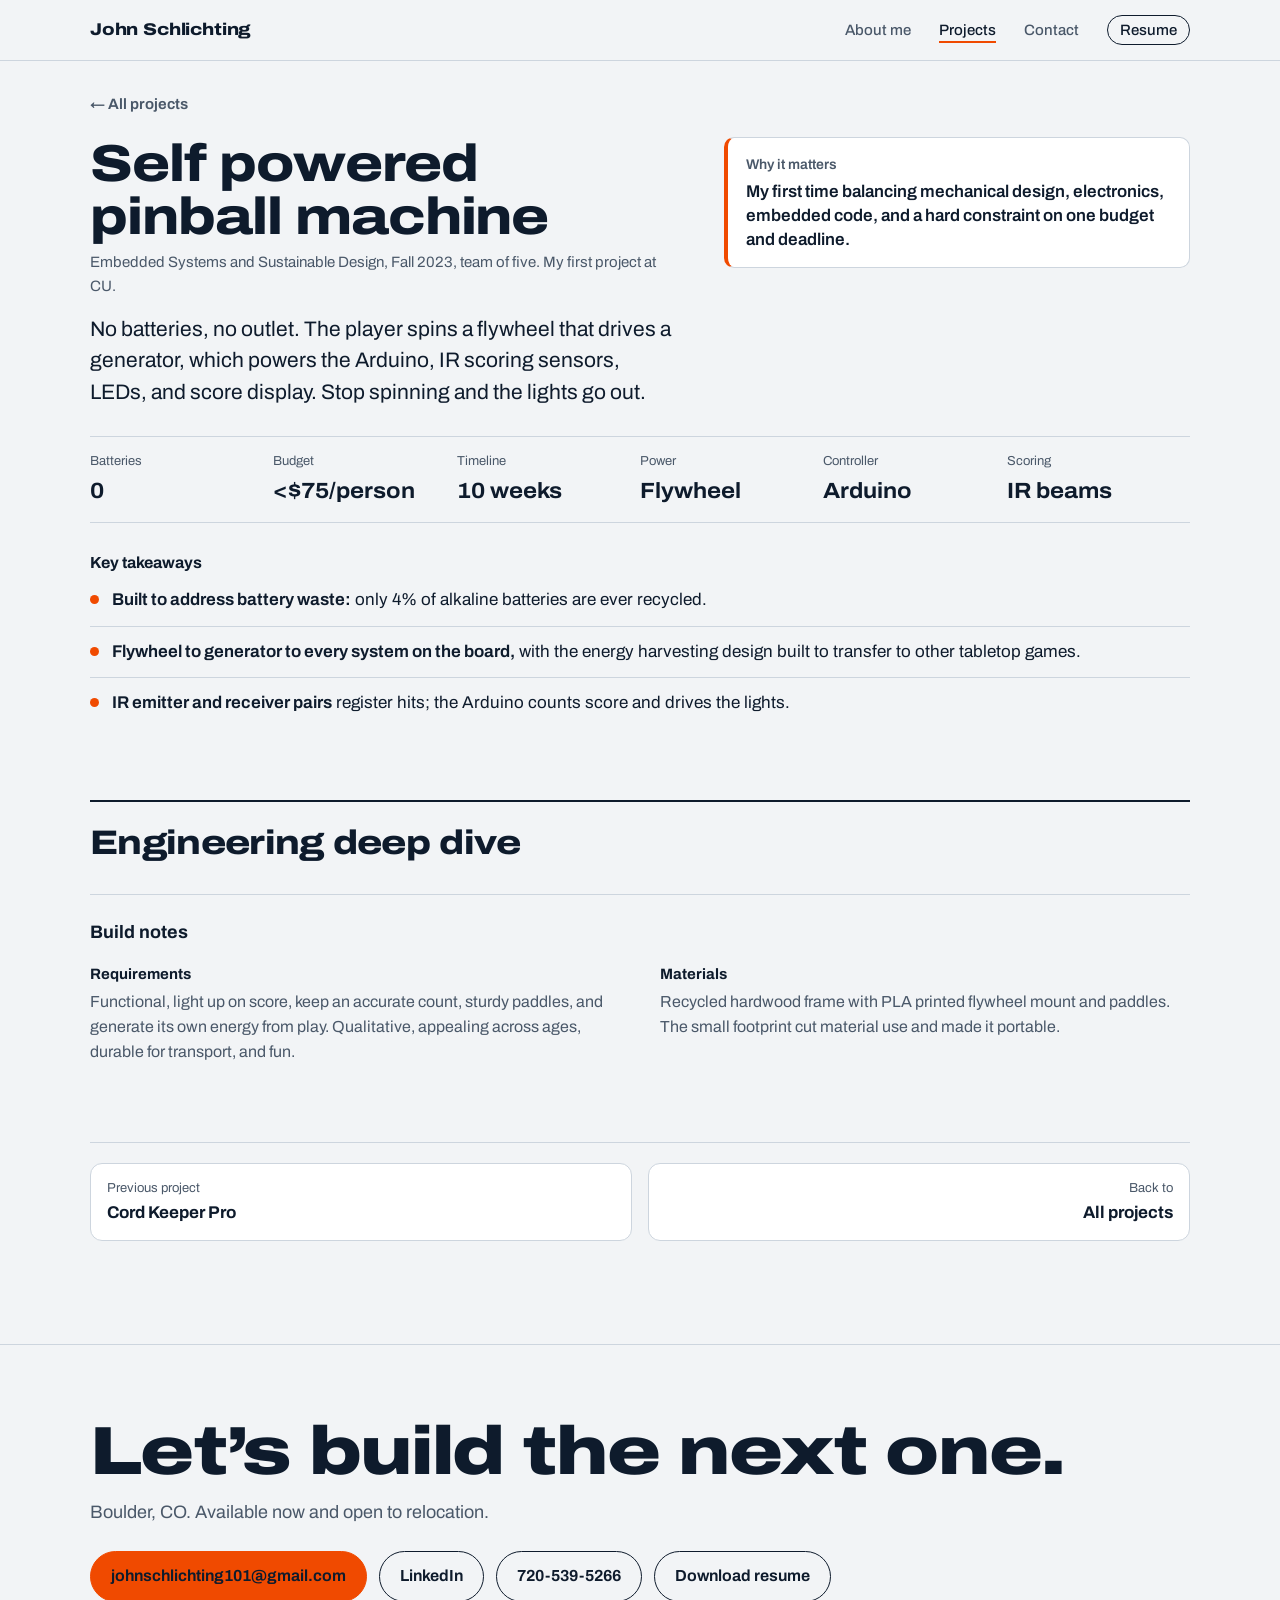
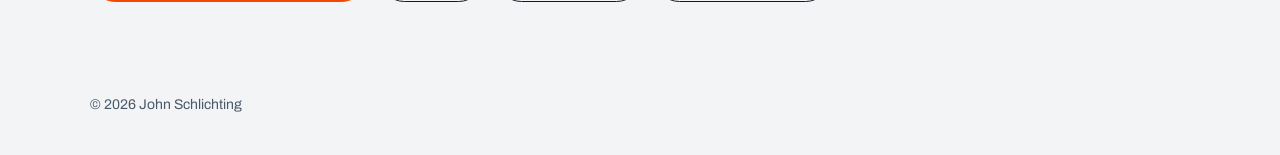
<file: pinball.html>
<!DOCTYPE html>
<html lang="en">
<head>
<meta charset="utf-8">
<meta name="viewport" content="width=device-width, initial-scale=1">
<title>Self Powered Pinball Machine | John Schlichting</title>
<meta name="description" content="A pinball machine powered entirely by a player spun flywheel. No batteries, no outlet.">
<meta property="og:title" content="Self Powered Pinball Machine | John Schlichting">
<meta property="og:description" content="A pinball machine powered entirely by a player spun flywheel. No batteries, no outlet.">
<meta property="og:image" content="https://johnschlichting.com/flight.jpeg">
<meta name="twitter:card" content="summary_large_image">
<link rel="icon" href="data:image/svg+xml,%3Csvg xmlns='http://www.w3.org/2000/svg' viewBox='0 0 32 32'%3E%3Crect width='32' height='32' rx='6' fill='%230E1B2C'/%3E%3Cpath d='M6 19 L26 13 L26 16 L6 22 Z' fill='%23F04A00'/%3E%3C/svg%3E">
<link rel="preconnect" href="https://fonts.googleapis.com">
<link rel="preconnect" href="https://fonts.gstatic.com" crossorigin>
<link href="https://fonts.googleapis.com/css2?family=Archivo:wdth,wght@62..125,300..900&display=swap" rel="stylesheet">
<link rel="stylesheet" href="styles.css">
</head>
<body class="page">

<nav class="nav" aria-label="Main">
  <div class="wrap">
    <a class="brand" href="index.html"><span class="full-name">John Schlichting</span><span class="short-name">John S.</span></a>
    <ul>
      <li><a href="about.html">About me</a></li>
      <li><a href="index.html#projects" aria-current="page">Projects</a></li>
      <li><a href="#contact">Contact</a></li>
      <li><a class="resume-link" href="John_Schlichting_Resume.pdf" download>Resume</a></li>
    </ul>
  </div>
</nav>

<main id="top">
  <div class="wrap">
    <a class="back" href="index.html#projects">&larr; All projects</a>
    <article class="project page-project" id="pinball">
      <div class="p-head">
        <div>
          <h1 class="p-title">Self powered pinball machine</h1>
          <p class="p-meta">Embedded Systems and Sustainable Design, Fall 2023, team of five. My first project at CU.</p>
          <p class="p-pitch">No batteries, no outlet. The player spins a flywheel that drives a generator, which powers the Arduino, IR scoring sensors, LEDs, and score display. Stop spinning and the lights go out.</p>
        </div>
        <div class="role"><h4>Why it matters</h4><p>My first time balancing mechanical design, electronics, embedded code, and a hard constraint on one budget and deadline.</p></div>
      </div>
      <dl class="specs">
        <div><dt>Batteries</dt><dd>0</dd></div>
        <div><dt>Budget</dt><dd>&lt;$75/person</dd></div>
        <div><dt>Timeline</dt><dd>10 weeks</dd></div>
        <div><dt>Power</dt><dd>Flywheel</dd></div>
        <div><dt>Controller</dt><dd>Arduino</dd></div>
        <div><dt>Scoring</dt><dd>IR beams</dd></div>
      </dl>
      <div class="sum" style="grid-template-columns:1fr">
        <div>
          <h4>Key takeaways</h4>
          <ul class="takeaways">
            <li><b>Built to address battery waste:</b> only 4% of alkaline batteries are ever recycled.</li>
            <li><b>Flywheel to generator to every system on the board,</b> with the energy harvesting design built to transfer to other tabletop games.</li>
            <li><b>IR emitter and receiver pairs</b> register hits; the Arduino counts score and drives the lights.</li>
          </ul>
        </div>
      </div>
      <h2 class="dive-h">Engineering deep dive</h2>
      <div class="full">
        <div class="writeup">
          <h4>Build notes</h4>
          <div class="cols">
            <div><h5>Requirements</h5><p>Functional, light up on score, keep an accurate count, sturdy paddles, and generate its own energy from play. Qualitative, appealing across ages, durable for transport, and fun.</p></div>
            <div><h5>Materials</h5><p>Recycled hardwood frame with PLA printed flywheel mount and paddles. The small footprint cut material use and made it portable.</p></div>
          </div>
        </div>
      </div>
    </article>
    <nav class="pn" aria-label="More projects"><a class="pn-prev" href="cord-keeper.html"><span>Previous project</span><b>Cord Keeper Pro</b></a><a class="pn-next" href="index.html#projects"><span>Back to</span><b>All projects</b></a></nav>
  </div>
</main>

<section class="contact" id="contact" aria-labelledby="ct-t">
  <div class="wrap">
    <h2 id="ct-t">Let&rsquo;s build the next one.</h2>
    <p>Boulder, CO. Available now and open to relocation.</p>
    <div class="cta">
      <a class="btn primary" href="mailto:johnschlichting101@gmail.com">johnschlichting101@gmail.com</a>
      <a class="btn" href="https://linkedin.com/in/john-schlichting" target="_blank" rel="noopener">LinkedIn</a>
      <a class="btn" href="tel:+17205395266">720-539-5266</a>
      <a class="btn" href="John_Schlichting_Resume.pdf" download>Download resume</a>
    </div>
  </div>
</section>

<footer><div class="wrap">&copy; 2026 John Schlichting</div></footer>

<dialog class="lb" id="lb" aria-label="Enlarged image">
  <button type="button" id="lb-close">Close</button>
  <img id="lb-img" alt="">
  <p id="lb-cap"></p>
</dialog>

<script src="site.js"></script>
</body>
</html>
</file>
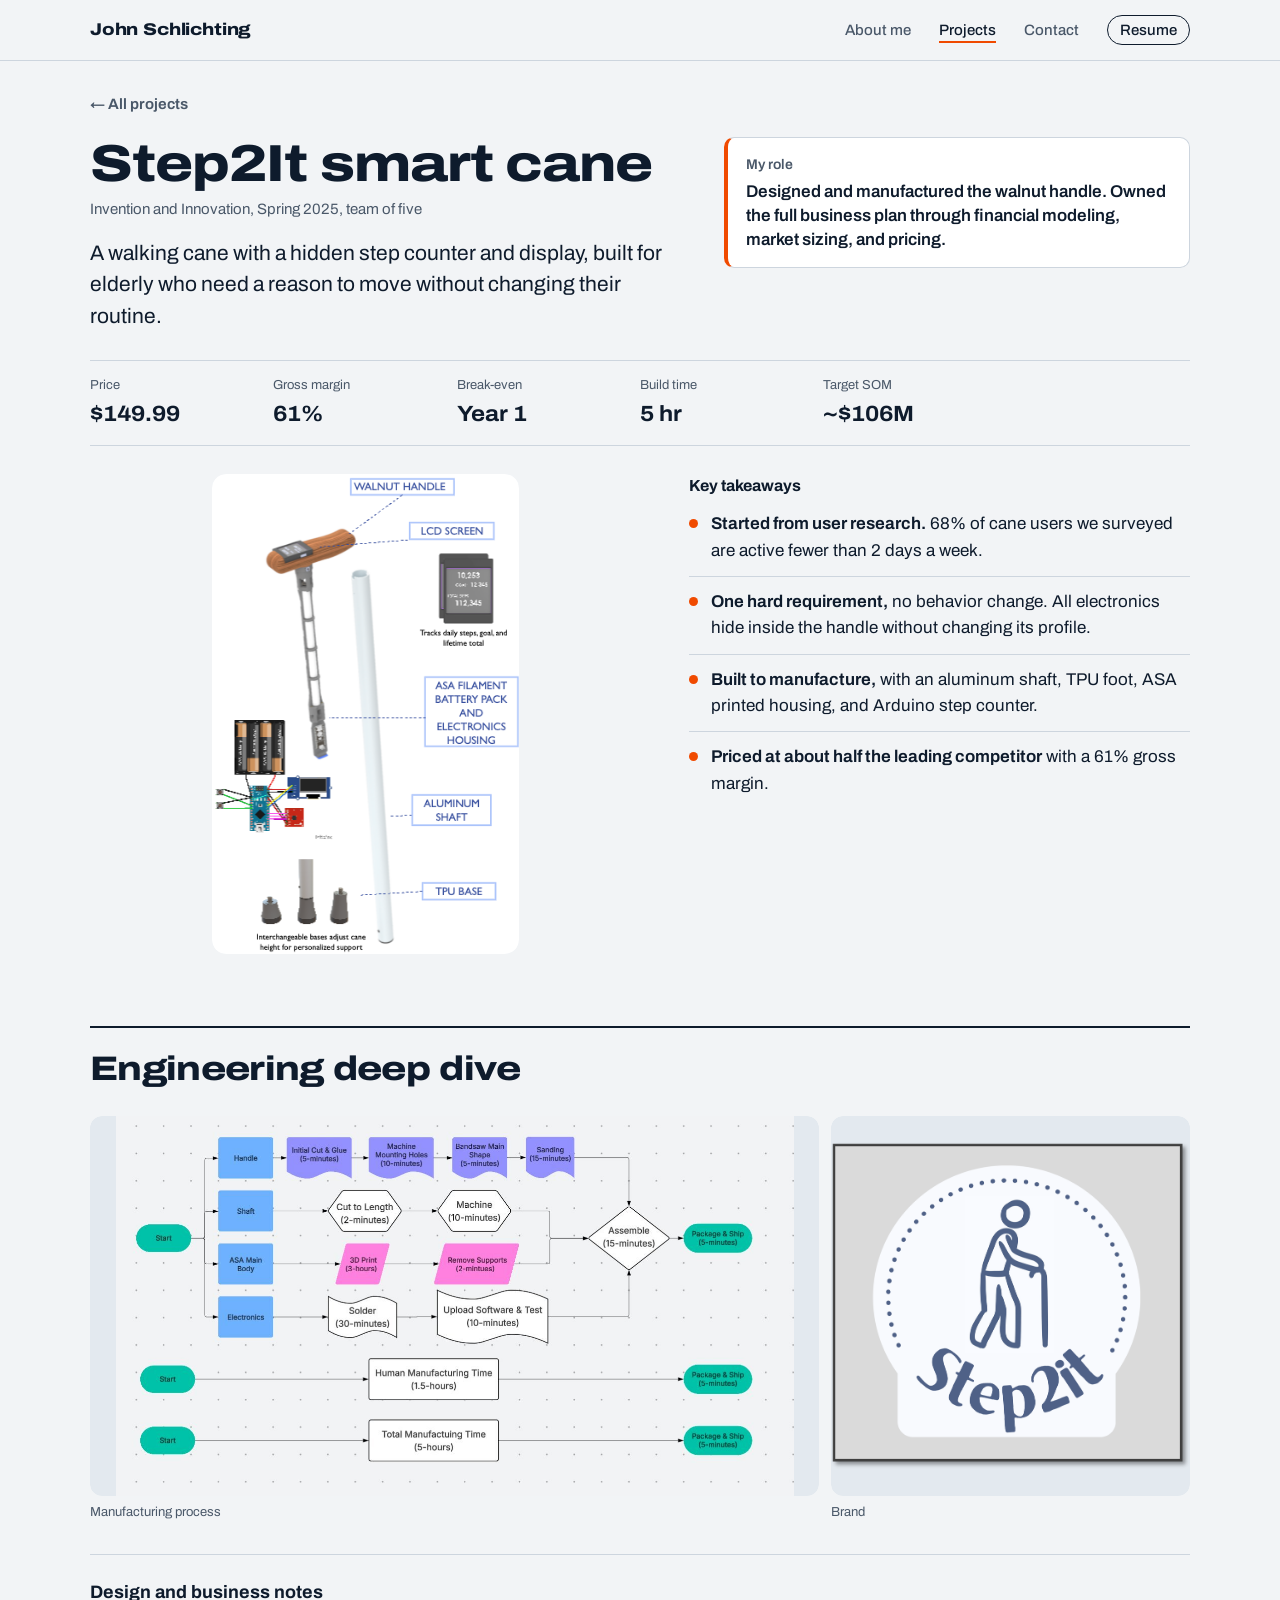
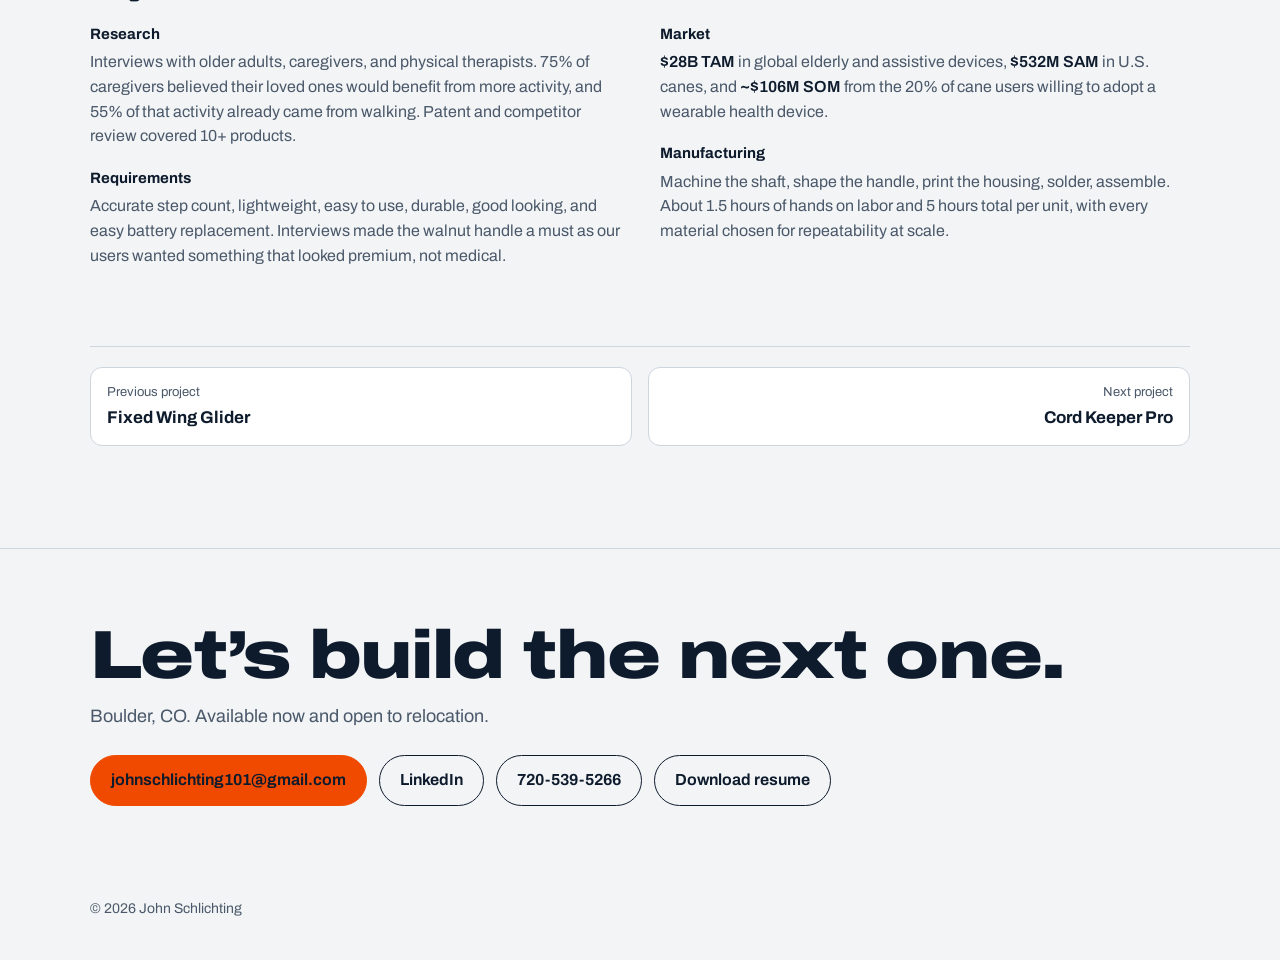
<file: step2it.html>
<!DOCTYPE html>
<html lang="en">
<head>
<meta charset="utf-8">
<meta name="viewport" content="width=device-width, initial-scale=1">
<title>Step2It Smart Cane | John Schlichting</title>
<meta name="description" content="A smart walking cane with a hidden step counter, built from user research, with a full business plan.">
<meta property="og:title" content="Step2It Smart Cane | John Schlichting">
<meta property="og:description" content="A smart walking cane with a hidden step counter, built from user research, with a full business plan.">
<meta property="og:image" content="https://johnschlichting.com/flight.jpeg">
<meta name="twitter:card" content="summary_large_image">
<link rel="icon" href="data:image/svg+xml,%3Csvg xmlns='http://www.w3.org/2000/svg' viewBox='0 0 32 32'%3E%3Crect width='32' height='32' rx='6' fill='%230E1B2C'/%3E%3Cpath d='M6 19 L26 13 L26 16 L6 22 Z' fill='%23F04A00'/%3E%3C/svg%3E">
<link rel="preconnect" href="https://fonts.googleapis.com">
<link rel="preconnect" href="https://fonts.gstatic.com" crossorigin>
<link href="https://fonts.googleapis.com/css2?family=Archivo:wdth,wght@62..125,300..900&display=swap" rel="stylesheet">
<link rel="stylesheet" href="styles.css">
</head>
<body class="page">

<nav class="nav" aria-label="Main">
  <div class="wrap">
    <a class="brand" href="index.html"><span class="full-name">John Schlichting</span><span class="short-name">John S.</span></a>
    <ul>
      <li><a href="about.html">About me</a></li>
      <li><a href="index.html#projects" aria-current="page">Projects</a></li>
      <li><a href="#contact">Contact</a></li>
      <li><a class="resume-link" href="John_Schlichting_Resume.pdf" download>Resume</a></li>
    </ul>
  </div>
</nav>

<main id="top">
  <div class="wrap">
    <a class="back" href="index.html#projects">&larr; All projects</a>
    <article class="project page-project" id="step2it">
      <div class="p-head">
        <div>
          <h1 class="p-title">Step2It smart cane</h1>
          <p class="p-meta">Invention and Innovation, Spring 2025, team of five</p>
          <p class="p-pitch">A walking cane with a hidden step counter and display, built for elderly who need a reason to move without changing their routine.</p>
        </div>
        <div class="role"><h4>My role</h4><p>Designed and manufactured the walnut handle. Owned the full business plan through financial modeling, market sizing, and pricing.</p></div>
      </div>
      <dl class="specs">
        <div><dt>Price</dt><dd>$149.99</dd></div>
        <div><dt>Gross margin</dt><dd>61%</dd></div>
        <div><dt>Break-even</dt><dd>Year 1</dd></div>
        <div><dt>Build time</dt><dd>5 hr</dd></div>
        <div><dt>Target SOM</dt><dd>~$106M</dd></div>
      </dl>
      <div class="sum">
        <img src="cane.jpg" alt="The finished Step2It smart walking cane" loading="lazy" data-zoom style="aspect-ratio:auto;width:auto;height:auto;max-width:100%;max-height:480px;object-fit:contain;display:block;margin:0 auto">
        <div>
          <h4>Key takeaways</h4>
          <ul class="takeaways">
            <li><b>Started from user research.</b> 68% of cane users we surveyed are active fewer than 2 days a week.</li>
            <li><b>One hard requirement,</b> no behavior change. All electronics hide inside the handle without changing its profile.</li>
            <li><b>Built to manufacture,</b> with an aluminum shaft, TPU foot, ASA printed housing, and Arduino step counter.</li>
            <li><b>Priced at about half the leading competitor</b> with a 61% gross margin.</li>
          </ul>
        </div>
      </div>
      <h2 class="dive-h">Engineering deep dive</h2>
      <div class="full">
        <div class="media">
          <figure class="s8" style="align-self:start"><div class="frame" style="aspect-ratio:auto;height:380px"><img src="step2Itmanu.png" alt="Step2It manufacturing process diagram" loading="lazy" data-zoom style="width:100%;height:100%;object-fit:contain"></div><figcaption>Manufacturing process</figcaption></figure>
          <figure class="s4" style="align-self:start"><div class="frame" style="aspect-ratio:auto;height:380px"><img src="step2itlogo.jpg" alt="Step2It logo" loading="lazy" data-zoom style="width:100%;height:100%;object-fit:contain"></div><figcaption>Brand</figcaption></figure>
        </div>
        <div class="writeup">
          <h4>Design and business notes</h4>
          <div class="cols">
            <div><h5>Research</h5><p>Interviews with older adults, caregivers, and physical therapists. 75% of caregivers believed their loved ones would benefit from more activity, and 55% of that activity already came from walking. Patent and competitor review covered 10+ products.</p></div>
            <div><h5>Requirements</h5><p>Accurate step count, lightweight, easy to use, durable, good looking, and easy battery replacement. Interviews made the walnut handle a must as our users wanted something that looked premium, not medical.</p></div>
            <div><h5>Market</h5><p><strong>$28B TAM</strong> in global elderly and assistive devices, <strong>$532M SAM</strong> in U.S. canes, and <strong>~$106M SOM</strong> from the 20% of cane users willing to adopt a wearable health device.</p></div>
            <div><h5>Manufacturing</h5><p>Machine the shaft, shape the handle, print the housing, solder, assemble. About 1.5 hours of hands on labor and 5 hours total per unit, with every material chosen for repeatability at scale.</p></div>
          </div>
        </div>
      </div>
    </article>
    <nav class="pn" aria-label="More projects"><a class="pn-prev" href="glider.html"><span>Previous project</span><b>Fixed Wing Glider</b></a><a class="pn-next" href="cord-keeper.html"><span>Next project</span><b>Cord Keeper Pro</b></a></nav>
  </div>
</main>

<section class="contact" id="contact" aria-labelledby="ct-t">
  <div class="wrap">
    <h2 id="ct-t">Let&rsquo;s build the next one.</h2>
    <p>Boulder, CO. Available now and open to relocation.</p>
    <div class="cta">
      <a class="btn primary" href="mailto:johnschlichting101@gmail.com">johnschlichting101@gmail.com</a>
      <a class="btn" href="https://linkedin.com/in/john-schlichting" target="_blank" rel="noopener">LinkedIn</a>
      <a class="btn" href="tel:+17205395266">720-539-5266</a>
      <a class="btn" href="John_Schlichting_Resume.pdf" download>Download resume</a>
    </div>
  </div>
</section>

<footer><div class="wrap">&copy; 2026 John Schlichting</div></footer>

<dialog class="lb" id="lb" aria-label="Enlarged image">
  <button type="button" id="lb-close">Close</button>
  <img id="lb-img" alt="">
  <p id="lb-cap"></p>
</dialog>

<script src="site.js"></script>
</body>
</html>
</file>
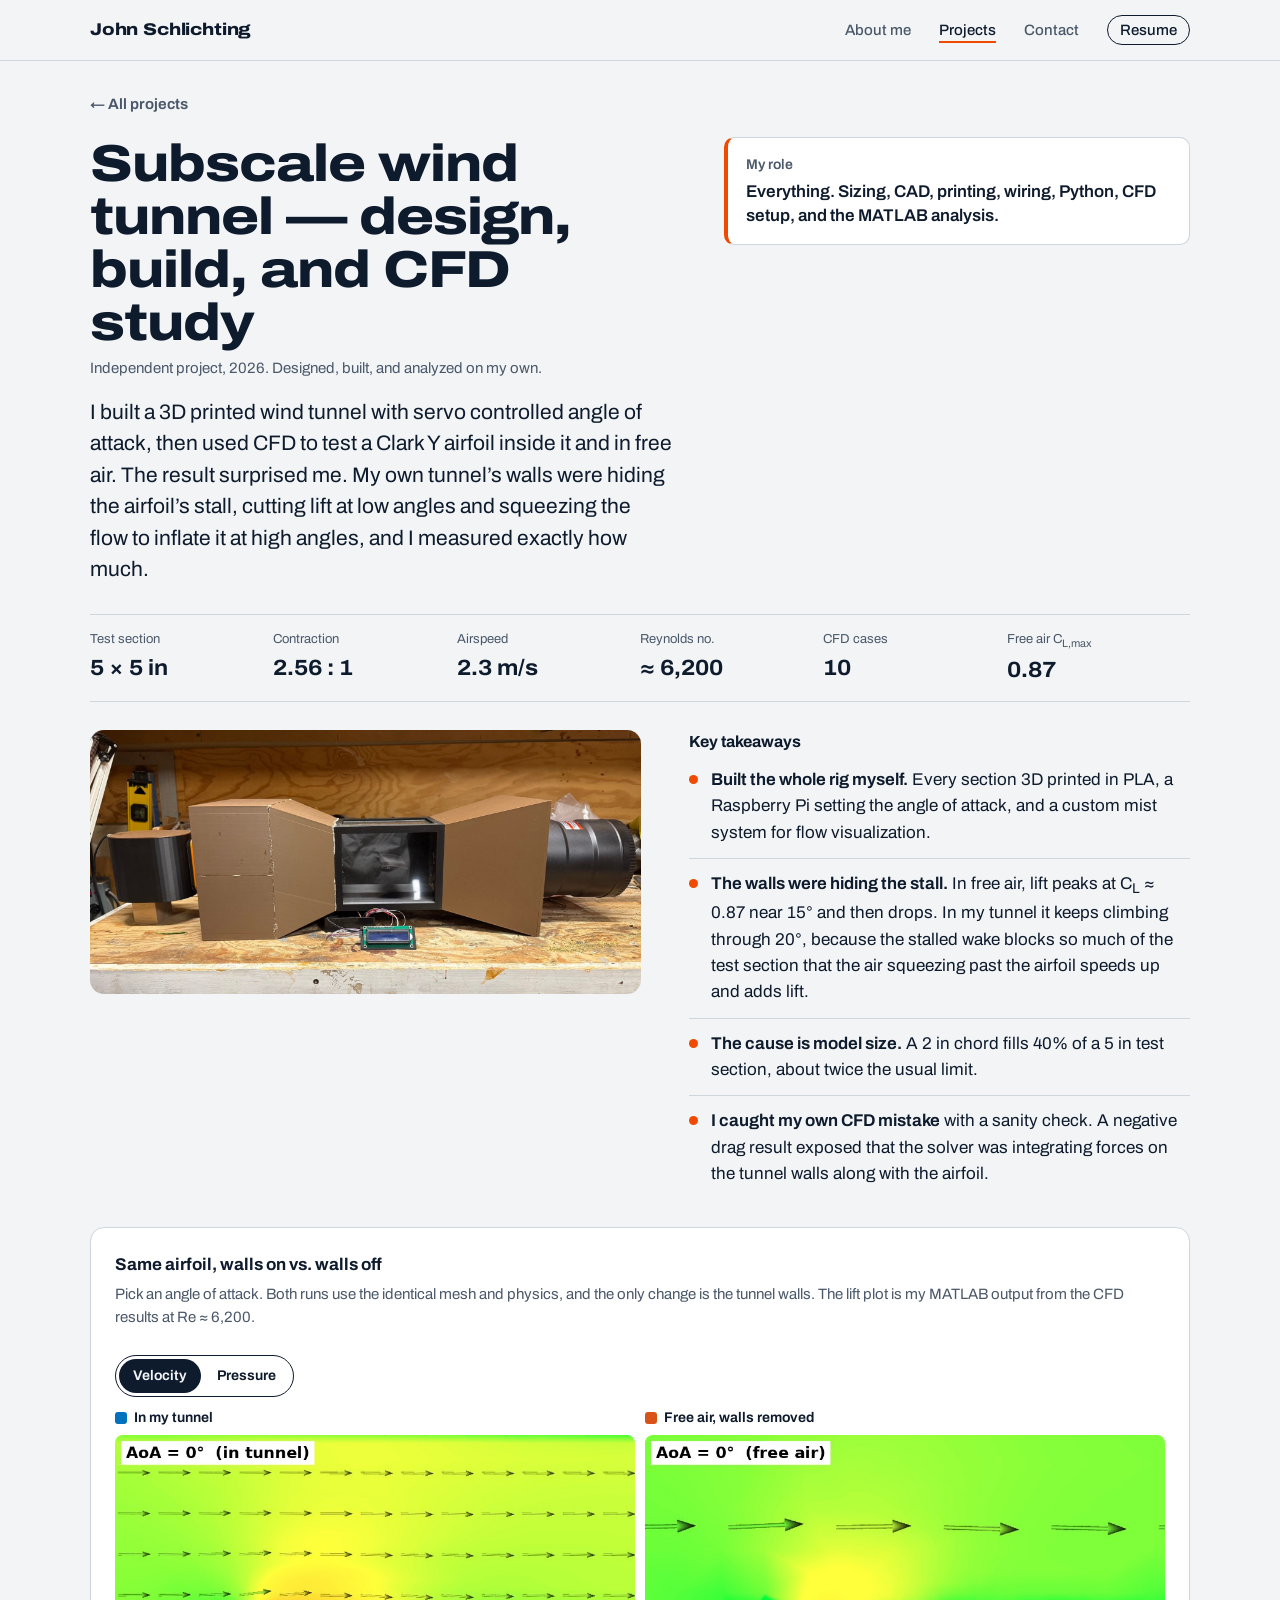
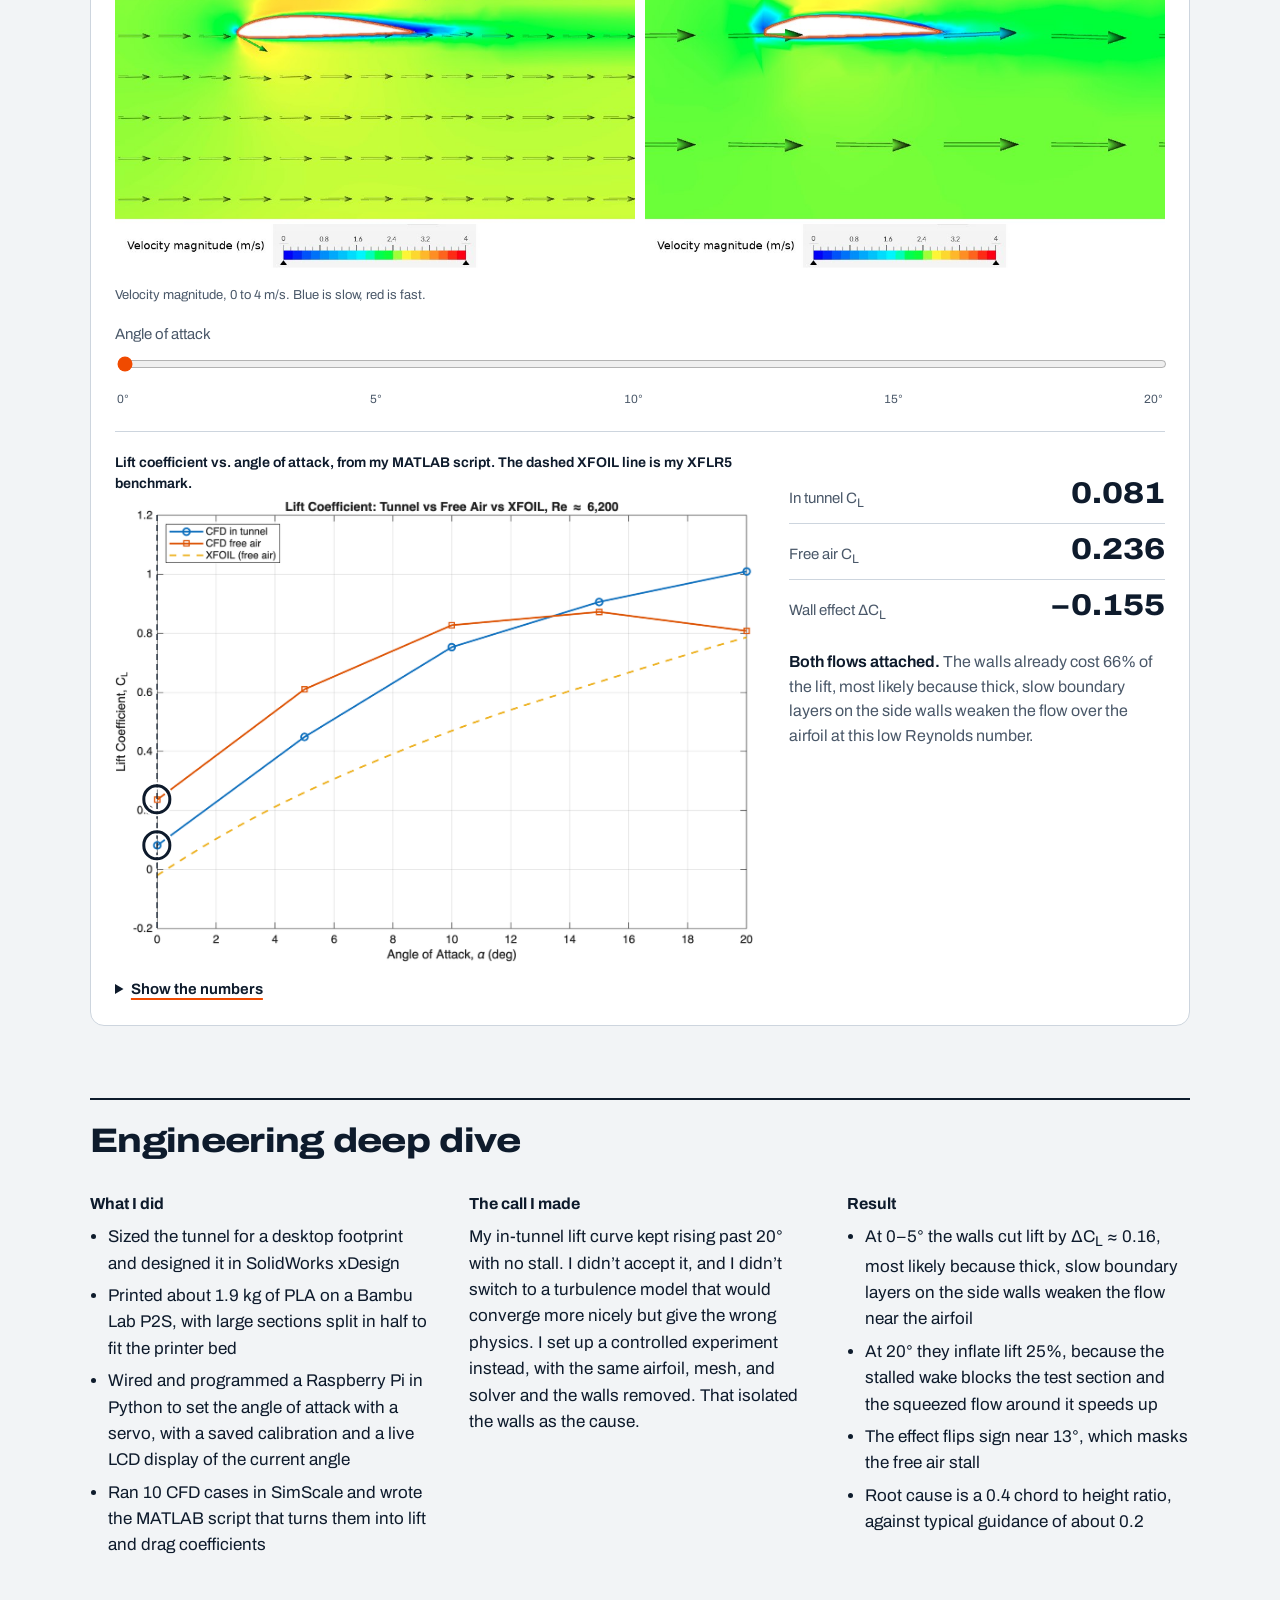
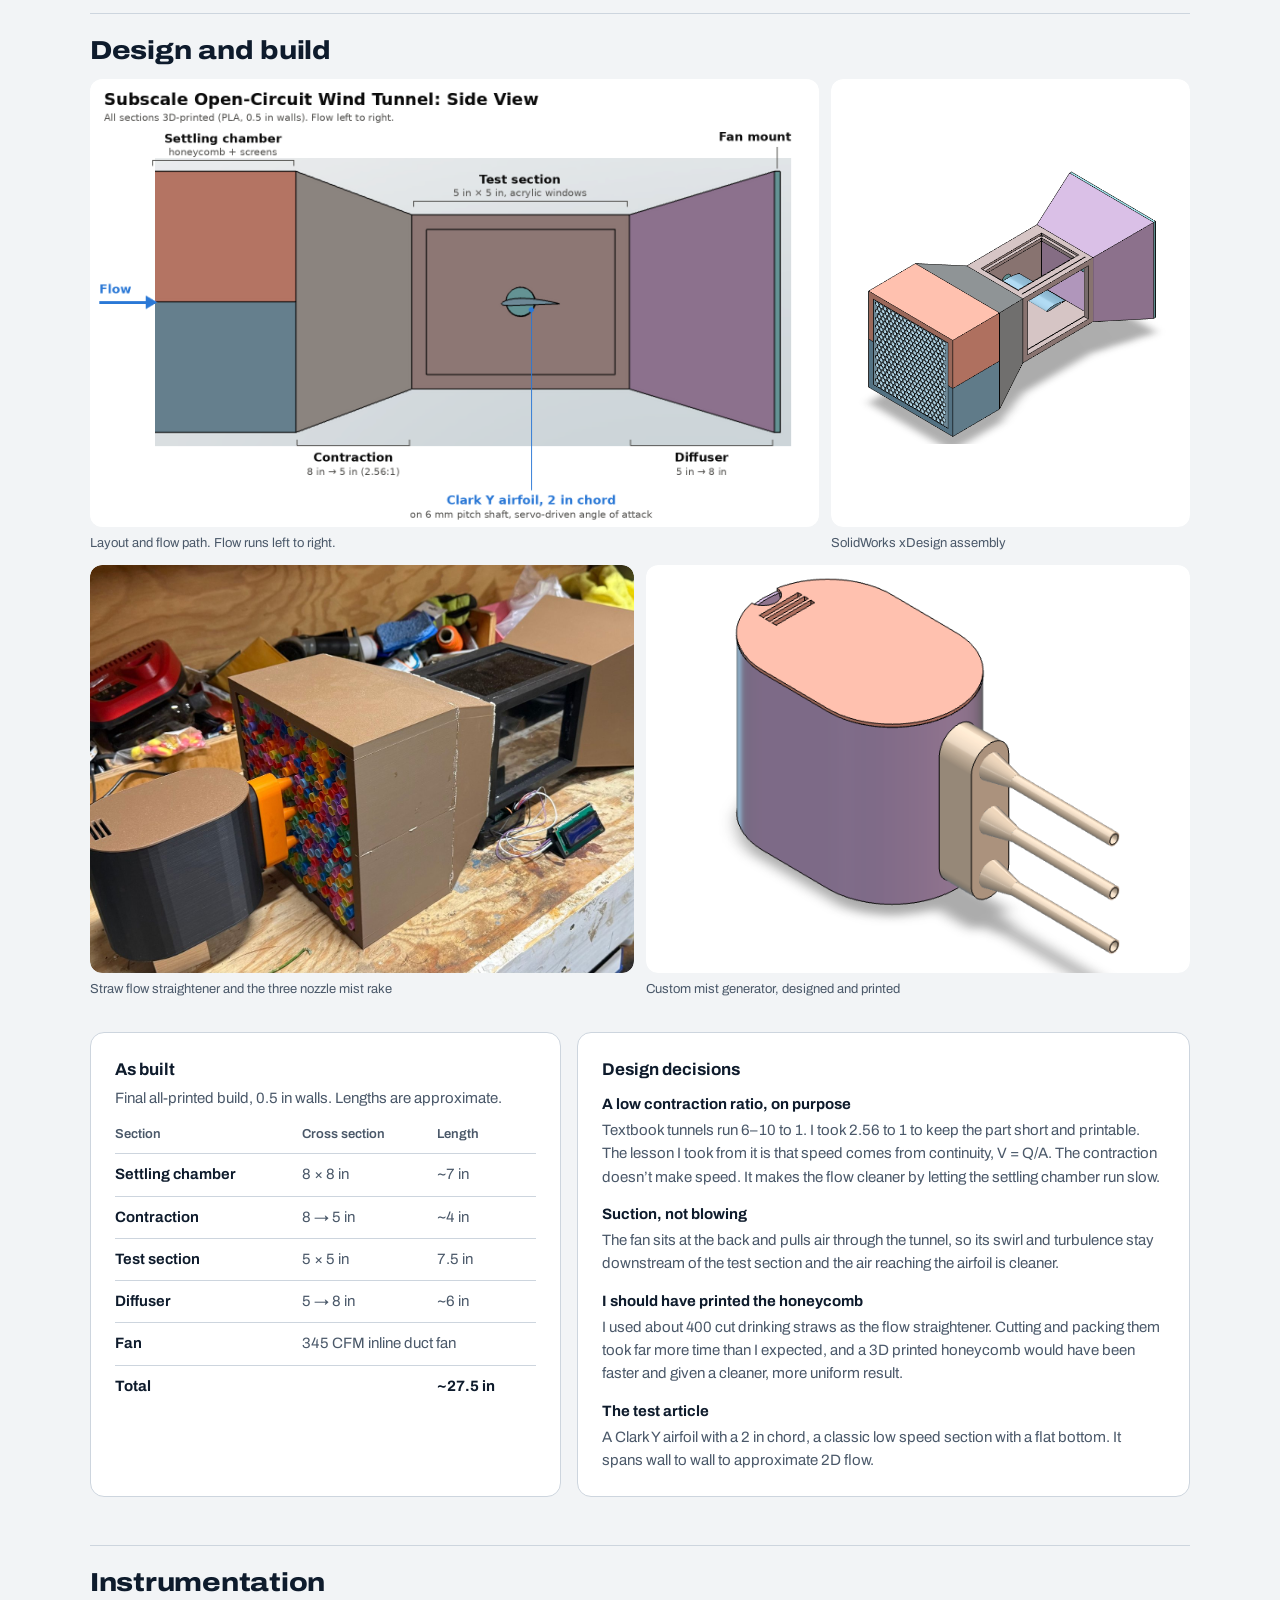
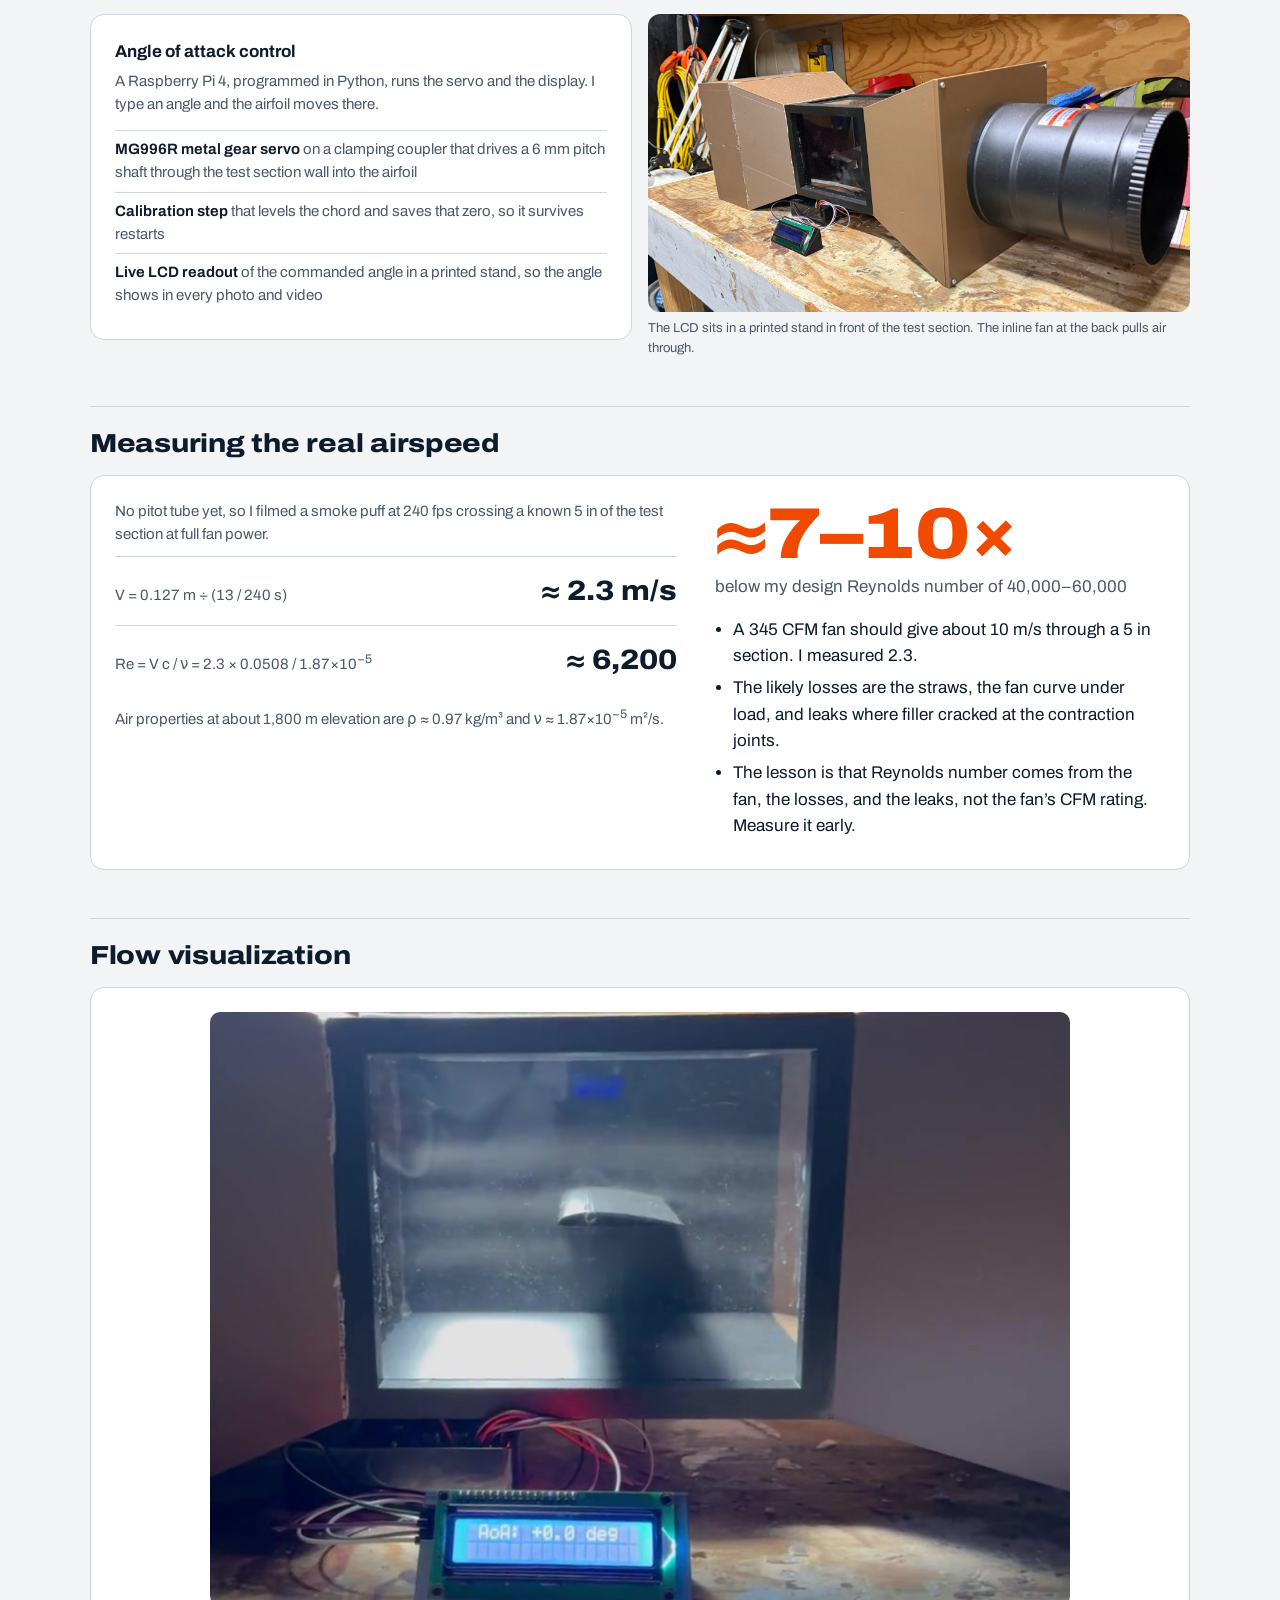
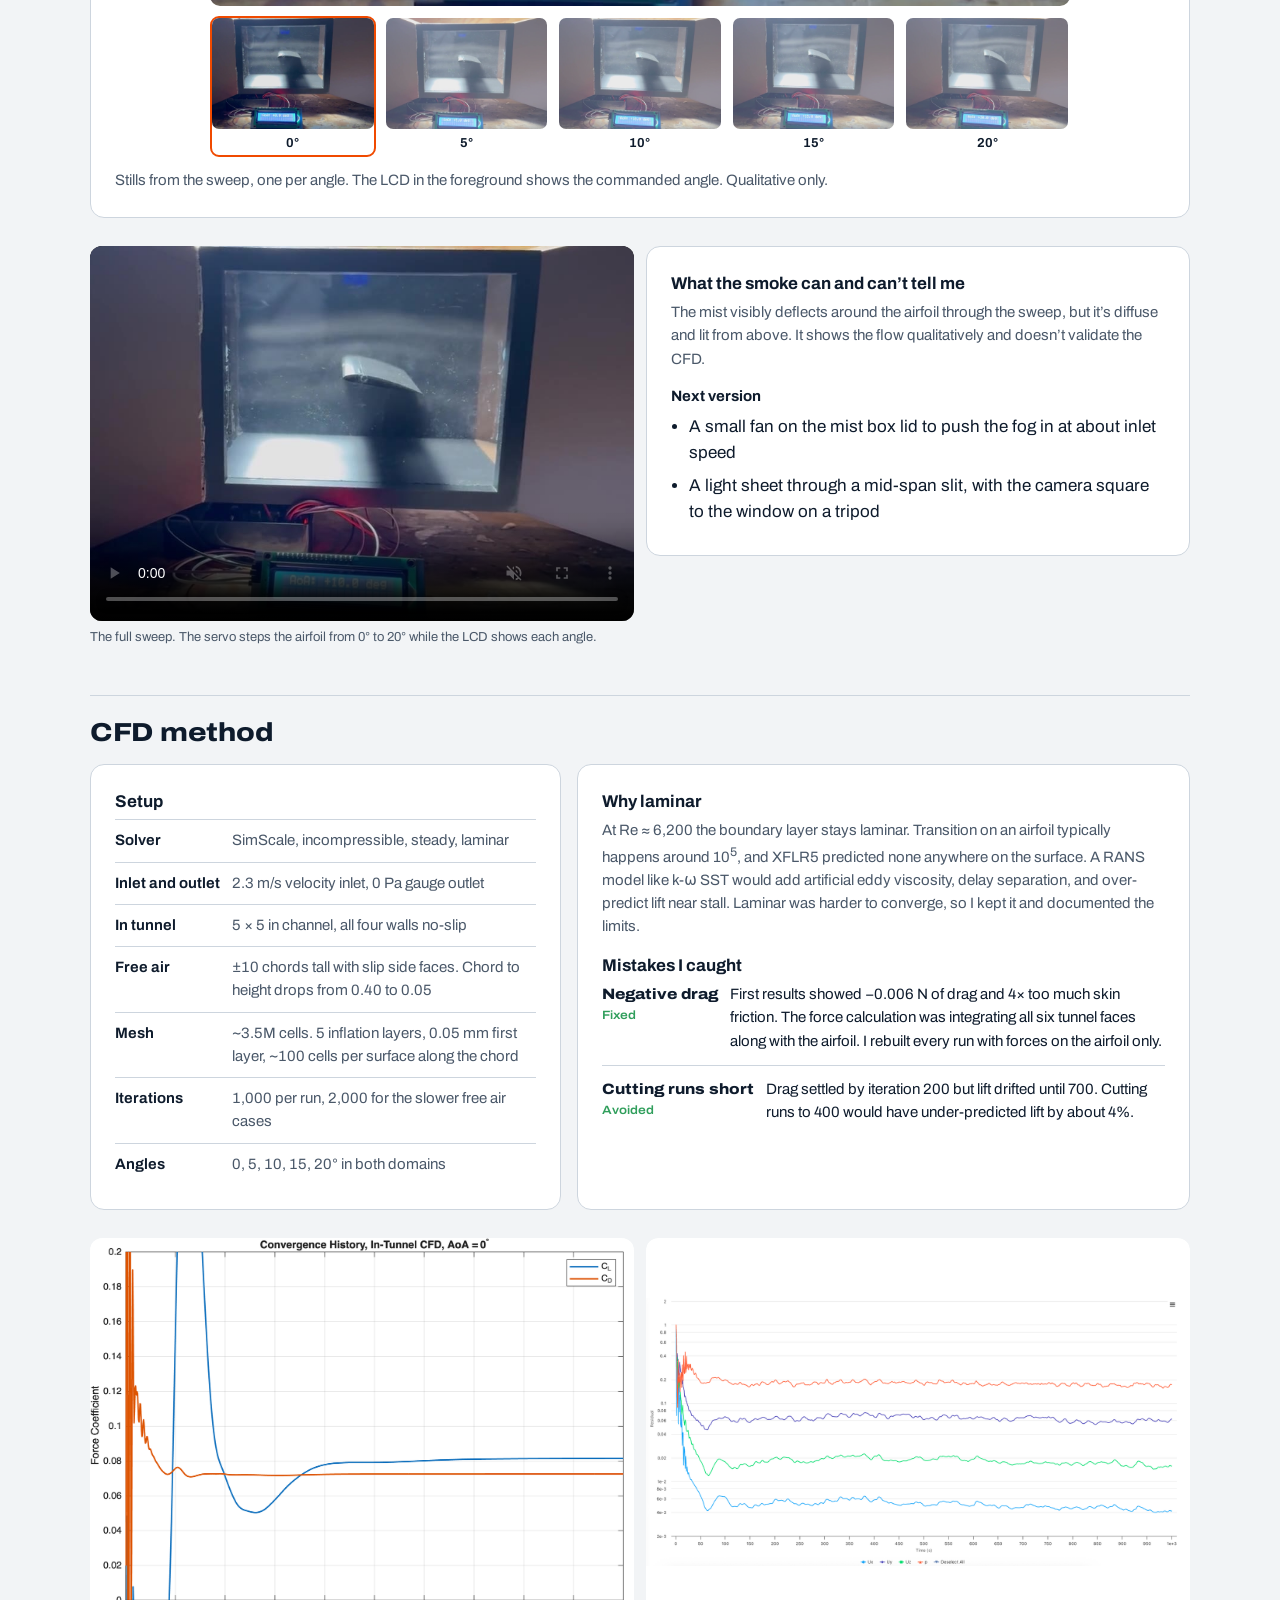
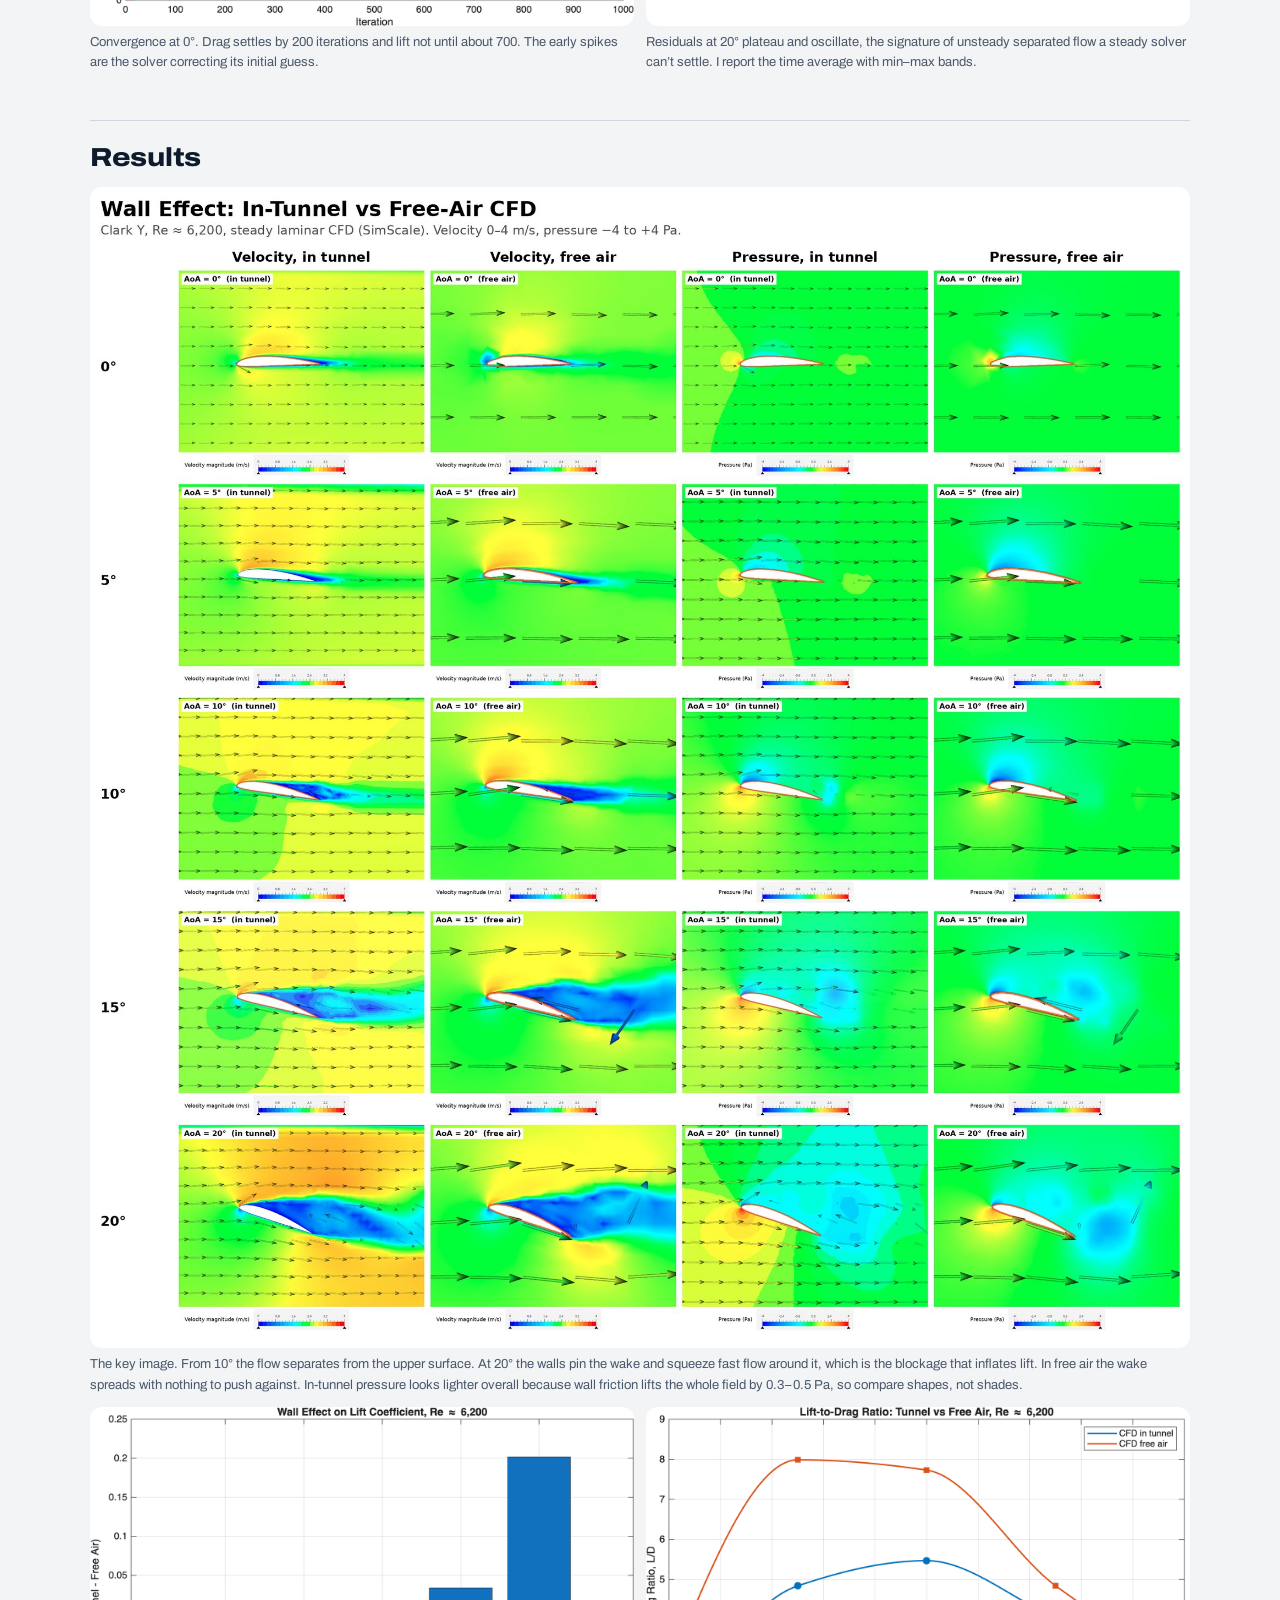
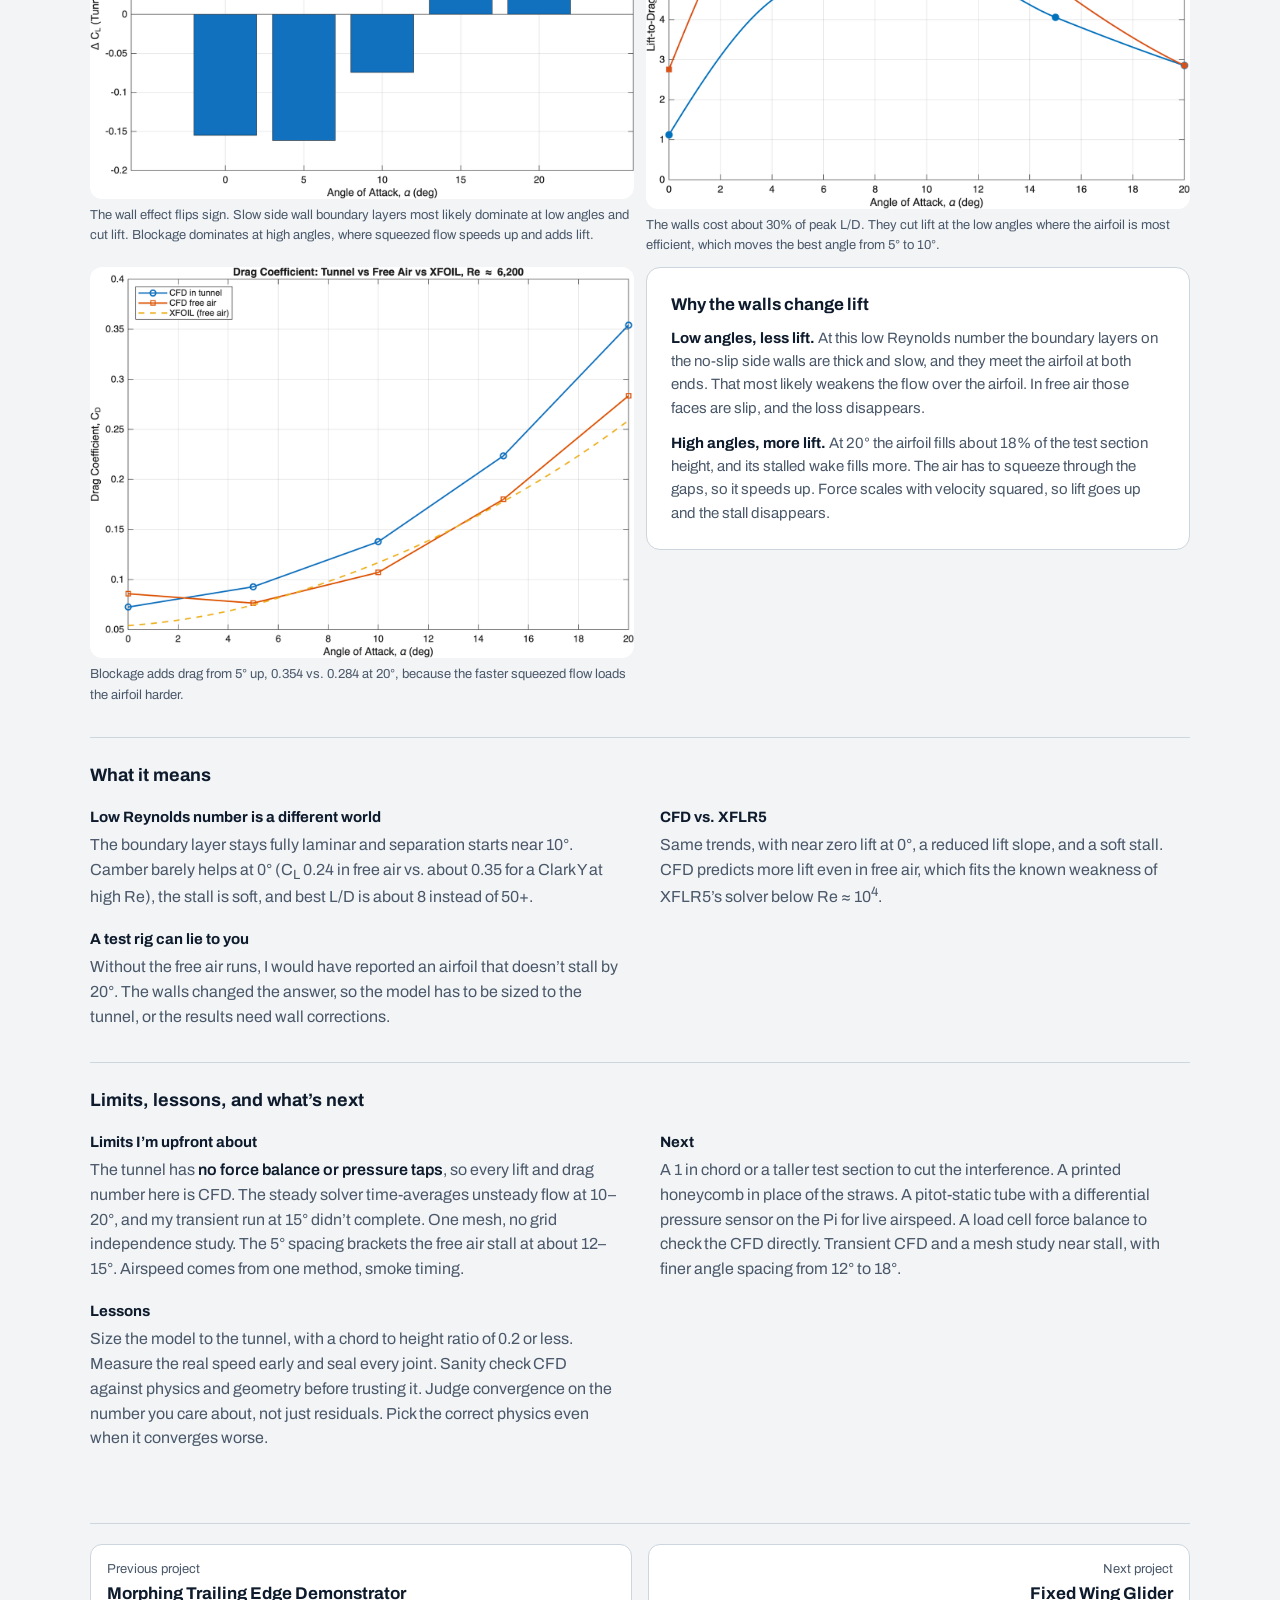
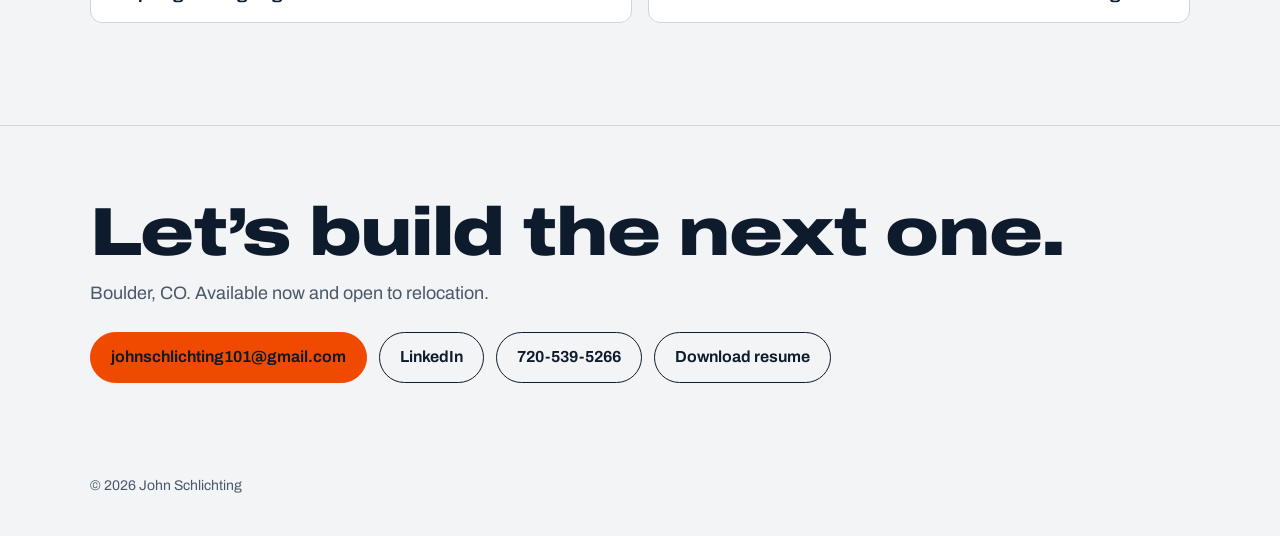
<file: wind-tunnel.html>
<!DOCTYPE html>
<html lang="en">
<head>
<meta charset="utf-8">
<meta name="viewport" content="width=device-width, initial-scale=1">
<title>Subscale Wind Tunnel, Design, Build, and CFD Study | John Schlichting</title>
<meta name="description" content="A 3D printed wind tunnel with servo controlled angle of attack, and a CFD study showing its walls were hiding the airfoil stall.">
<meta property="og:title" content="Subscale Wind Tunnel, Design, Build, and CFD Study | John Schlichting">
<meta property="og:description" content="A 3D printed wind tunnel with servo controlled angle of attack, and a CFD study showing its walls were hiding the airfoil stall.">
<meta property="og:image" content="https://johnschlichting.com/flight.jpeg">
<meta name="twitter:card" content="summary_large_image">
<link rel="icon" href="data:image/svg+xml,%3Csvg xmlns='http://www.w3.org/2000/svg' viewBox='0 0 32 32'%3E%3Crect width='32' height='32' rx='6' fill='%230E1B2C'/%3E%3Cpath d='M6 19 L26 13 L26 16 L6 22 Z' fill='%23F04A00'/%3E%3C/svg%3E">
<link rel="preconnect" href="https://fonts.googleapis.com">
<link rel="preconnect" href="https://fonts.gstatic.com" crossorigin>
<link href="https://fonts.googleapis.com/css2?family=Archivo:wdth,wght@62..125,300..900&display=swap" rel="stylesheet">
<link rel="stylesheet" href="styles.css">
</head>
<body class="page">

<nav class="nav" aria-label="Main">
  <div class="wrap">
    <a class="brand" href="index.html"><span class="full-name">John Schlichting</span><span class="short-name">John S.</span></a>
    <ul>
      <li><a href="about.html">About me</a></li>
      <li><a href="index.html#projects" aria-current="page">Projects</a></li>
      <li><a href="#contact">Contact</a></li>
      <li><a class="resume-link" href="John_Schlichting_Resume.pdf" download>Resume</a></li>
    </ul>
  </div>
</nav>

<main id="top">
  <div class="wrap">
    <a class="back" href="index.html#projects">&larr; All projects</a>
    <article class="project page-project" id="tunnel">
      <div class="p-head">
        <div>
          <h1 class="p-title">Subscale wind tunnel &mdash; design, build, and CFD study</h1>
          <p class="p-meta">Independent project, 2026. Designed, built, and analyzed on my own.</p>
          <p class="p-pitch">I built a 3D printed wind tunnel with servo controlled angle of attack, then used CFD to test a Clark Y airfoil inside it and in free air. The result surprised me. My own tunnel&rsquo;s walls were hiding the airfoil&rsquo;s stall, cutting lift at low angles and squeezing the flow to inflate it at high angles, and I measured exactly how much.</p>
        </div>
        <div class="role"><h4>My role</h4><p>Everything. Sizing, CAD, printing, wiring, Python, CFD setup, and the MATLAB analysis.</p></div>
      </div>
      <dl class="specs">
        <div><dt>Test section</dt><dd>5 &times; 5 in</dd></div>
        <div><dt>Contraction</dt><dd>2.56 : 1</dd></div>
        <div><dt>Airspeed</dt><dd>2.3 m/s</dd></div>
        <div><dt>Reynolds no.</dt><dd>&asymp; 6,200</dd></div>
        <div><dt>CFD cases</dt><dd>10</dd></div>
        <div><dt>Free air C<sub>L,max</sub></dt><dd>0.87</dd></div>
      </dl>

      <div class="sum summary-only">
        <img src="windtunnel/build_side_view.jpg" alt="The finished wind tunnel on a workbench with the mist generator, settling chamber, contraction, acrylic test section with the airfoil inside, diffuser, and inline duct fan" data-zoom loading="lazy" style="aspect-ratio:auto;height:auto">
        <div>
          <h4>Key takeaways</h4>
          <ul class="takeaways">
            <li><b>Built the whole rig myself.</b> Every section 3D printed in PLA, a Raspberry Pi setting the angle of attack, and a custom mist system for flow visualization.</li>
            <li><b>The walls were hiding the stall.</b> In free air, lift peaks at C<sub>L</sub> &asymp; 0.87 near 15&deg; and then drops. In my tunnel it keeps climbing through 20&deg;, because the stalled wake blocks so much of the test section that the air squeezing past the airfoil speeds up and adds lift.</li>
            <li><b>The cause is model size.</b> A 2 in chord fills 40% of a 5 in test section, about twice the usual limit.</li>
            <li><b>I caught my own CFD mistake</b> with a sanity check. A negative drag result exposed that the solver was integrating forces on the tunnel walls along with the airfoil.</li>
          </ul>
        </div>
      </div>

      <!-- Signature interactive: visible in both modes -->
      <div class="panel explorer" style="margin-top:28px">
        <div class="row" style="align-items:flex-start">
          <div>
            <h4>Same airfoil, walls on vs. walls off</h4>
            <p class="sub">Pick an angle of attack. Both runs use the identical mesh and physics, and the only change is the tunnel walls. The lift plot is my MATLAB output from the CFD results at Re &asymp; 6,200.</p>
          </div>
          <div class="seg" role="group" aria-label="Flow field to show">
            <button type="button" data-field="velocity" aria-pressed="true">Velocity</button>
            <button type="button" data-field="pressure" aria-pressed="false">Pressure</button>
          </div>
        </div>

        <div class="ex-top">
          <div class="ex-frames">
            <figure>
              <figcaption><i class="sw sw-t"></i>In my tunnel</figcaption>
              <img id="ex-img-t" src="windtunnel/cfd_tunnel_velocity_00deg.jpg" alt="CFD velocity field in the tunnel at 0 degrees" data-zoom>
            </figure>
            <figure>
              <figcaption><i class="sw sw-f"></i>Free air, walls removed</figcaption>
              <img id="ex-img-f" src="windtunnel/cfd_freeair_velocity_00deg.jpg" alt="CFD velocity field in free air at 0 degrees" data-zoom>
            </figure>
            <p class="ex-scale" id="ex-scale">Velocity magnitude, 0 to 4 m/s. Blue is slow, red is fast.</p>
          </div>
        </div>

        <div class="ex-controls">
          <label for="aoa" class="sub" style="margin:0">Angle of attack</label>
          <input id="aoa" type="range" min="0" max="4" step="1" value="0" aria-valuetext="0 degrees">
          <div class="ticks" aria-hidden="true"><span>0&deg;</span><span>5&deg;</span><span>10&deg;</span><span>15&deg;</span><span>20&deg;</span></div>
        </div>
        <div class="ex-bottom">
          <figure class="mplot-fig">
            <figcaption>Lift coefficient vs. angle of attack, from my MATLAB script. The dashed XFOIL line is my XFLR5 benchmark.</figcaption>
            <div class="mplot" id="mplot">
              <img src="windtunnel/fig08_CL_comparison.png" alt="MATLAB plot of lift coefficient versus angle of attack. CFD in the tunnel in blue rises from 0.08 at 0 degrees to 1.01 at 20 degrees with no stall. CFD in free air in orange rises to a peak of 0.87 at 15 degrees and drops to 0.81 at 20. The XFLR5 benchmark in yellow dashes, labeled XFOIL in the legend, follows the same shape but sits lower.">
              <span class="m-cur" id="m-cur" aria-hidden="true"></span>
              <span class="m-ring" id="m-rt" aria-hidden="true"></span>
              <span class="m-ring" id="m-rf" aria-hidden="true"></span>
            </div>
          </figure>
          <div class="ex-read side" aria-live="polite">
            <div><span>In tunnel C<sub>L</sub></span><b class="num" id="r-t">0.081</b></div>
            <div><span>Free air C<sub>L</sub></span><b class="num" id="r-f">0.236</b></div>
            <div><span>Wall effect &Delta;C<sub>L</sub></span><b class="num" id="r-d">&minus;0.155</b></div>
            <p id="r-note"></p>
          </div>
        </div>

        <details class="data-table">
          <summary>Show the numbers</summary>
          <div class="tbl-wrap">
          <table>
            <thead><tr><th scope="col">AoA</th><th scope="col">C<sub>L</sub> tunnel</th><th scope="col">C<sub>L</sub> free air</th><th scope="col">C<sub>L</sub> XFLR5</th><th scope="col">&Delta;C<sub>L</sub></th><th scope="col">C<sub>D</sub> tunnel</th><th scope="col">C<sub>D</sub> free air</th><th scope="col">L/D tunnel</th><th scope="col">L/D free air</th></tr></thead>
            <tbody id="ex-tbody"></tbody>
          </table>
          </div>
          <p class="sub" style="margin:10px 0 0">Coefficients are averaged over the last 300 iterations of each run. Free air 10&deg; was still creeping up at the end of the run, so treat it as a lower bound (about 0.84&ndash;0.86).</p>
        </details>
      </div>

      <h2 class="dive-h">Engineering deep dive</h2>
      <div class="full">
        <div class="three">
          <div>
            <h4>What I did</h4>
            <ul>
              <li>Sized the tunnel for a desktop footprint and designed it in SolidWorks xDesign</li>
              <li>Printed about 1.9&nbsp;kg of PLA on a Bambu Lab P2S, with large sections split in half to fit the printer bed</li>
              <li>Wired and programmed a Raspberry Pi in Python to set the angle of attack with a servo, with a saved calibration and a live LCD display of the current angle</li>
              <li>Ran 10 CFD cases in SimScale and wrote the MATLAB script that turns them into lift and drag coefficients</li>
            </ul>
          </div>
          <div>
            <h4>The call I made</h4>
            <p>My in-tunnel lift curve kept rising past 20&deg; with no stall. I didn&rsquo;t accept it, and I didn&rsquo;t switch to a turbulence model that would converge more nicely but give the wrong physics. I set up a controlled experiment instead, with the same airfoil, mesh, and solver and the walls removed. That isolated the walls as the cause.</p>
          </div>
          <div>
            <h4>Result</h4>
            <ul>
              <li>At 0&ndash;5&deg; the walls cut lift by &Delta;C<sub>L</sub> &asymp; 0.16, most likely because thick, slow boundary layers on the side walls weaken the flow near the airfoil</li>
              <li>At 20&deg; they inflate lift 25%, because the stalled wake blocks the test section and the squeezed flow around it speeds up</li>
              <li>The effect flips sign near 13&deg;, which masks the free air stall</li>
              <li>Root cause is a 0.4 chord to height ratio, against typical guidance of about 0.2</li>
            </ul>
          </div>
        </div>

        <!-- Design and build -->
        <h4 class="sec-h">Design and build</h4>
        <div class="media" style="margin-top:14px">
          <figure class="s8"><div class="frame fit" style="aspect-ratio:1570/964"><img src="windtunnel/cad_side_view_labeled.png" alt="Labeled side view of the tunnel showing the settling chamber, 8 to 5 inch contraction, 5 by 5 inch test section with Clark Y airfoil on a 6 mm pitch shaft, diffuser, and fan mount" loading="lazy" data-zoom style="object-fit:contain;background:#fff"></div><figcaption>Layout and flow path. Flow runs left to right.</figcaption></figure>
          <figure class="s4"><div class="frame fit" style="aspect-ratio:auto;height:calc(100% - 26px)"><img src="windtunnel/cad_iso_inlet_honeycomb.png" alt="SolidWorks xDesign isometric of the tunnel with the airfoil and pitch shaft in the test section" loading="lazy" data-zoom style="object-fit:contain;background:#fff"></div><figcaption>SolidWorks xDesign assembly</figcaption></figure>
          <figure class="s6"><div class="frame"><img src="windtunnel/build_inlet_smoke_rake.jpg" alt="Inlet packed with drinking straws as a flow straightener, with an orange three nozzle mist manifold pressed against it" loading="lazy" data-zoom></div><figcaption>Straw flow straightener and the three nozzle mist rake</figcaption></figure>
          <figure class="s6"><div class="frame fit"><img src="windtunnel/cad_mist_generator.png" alt="CAD of the custom mist generator with an oval reservoir, vented lid, and three tapered nozzles" loading="lazy" data-zoom style="object-fit:contain;background:#fff"></div><figcaption>Custom mist generator, designed and printed</figcaption></figure>
        </div>

        <div class="instruments alt">
          <div class="panel">
            <h4>As built</h4>
            <p class="sub">Final all-printed build, 0.5 in walls. Lengths are approximate.</p>
            <table class="dims">
              <thead><tr><th scope="col">Section</th><th scope="col">Cross section</th><th scope="col">Length</th></tr></thead>
              <tbody>
                <tr><th scope="row">Settling chamber</th><td>8 &times; 8 in</td><td>~7 in</td></tr>
                <tr><th scope="row">Contraction</th><td>8 &rarr; 5 in</td><td>~4 in</td></tr>
                <tr><th scope="row">Test section</th><td>5 &times; 5 in</td><td>7.5 in</td></tr>
                <tr><th scope="row">Diffuser</th><td>5 &rarr; 8 in</td><td>~6 in</td></tr>
                <tr><th scope="row">Fan</th><td colspan="2">345 CFM inline duct fan</td></tr>
                <tr class="tot"><th scope="row">Total</th><td></td><td>~27.5 in</td></tr>
              </tbody>
            </table>
          </div>
          <div class="panel">
            <h4>Design decisions</h4>
            <div class="decisions">
              <div><h5>A low contraction ratio, on purpose</h5><p>Textbook tunnels run 6&ndash;10 to 1. I took 2.56 to 1 to keep the part short and printable. The lesson I took from it is that speed comes from continuity, V = Q/A. The contraction doesn&rsquo;t make speed. It makes the flow cleaner by letting the settling chamber run slow.</p></div>
              <div><h5>Suction, not blowing</h5><p>The fan sits at the back and pulls air through the tunnel, so its swirl and turbulence stay downstream of the test section and the air reaching the airfoil is cleaner.</p></div>
              <div><h5>I should have printed the honeycomb</h5><p>I used about 400 cut drinking straws as the flow straightener. Cutting and packing them took far more time than I expected, and a 3D printed honeycomb would have been faster and given a cleaner, more uniform result.</p></div>
              <div><h5>The test article</h5><p>A Clark Y airfoil with a 2 in chord, a classic low speed section with a flat bottom. It spans wall to wall to approximate 2D flow.</p></div>
            </div>
          </div>
        </div>

        <!-- Instrumentation -->
        <h4 class="sec-h">Instrumentation</h4>
        <div class="instr">
          <div class="panel">
            <h4>Angle of attack control</h4>
            <p class="sub">A Raspberry Pi 4, programmed in Python, runs the servo and the display. I type an angle and the airfoil moves there.</p>
            <ul class="feat">
              <li><b>MG996R metal gear servo</b> on a clamping coupler that drives a 6 mm pitch shaft through the test section wall into the airfoil</li>
              <li><b>Calibration step</b> that levels the chord and saves that zero, so it survives restarts</li>
              <li><b>Live LCD readout</b> of the commanded angle in a printed stand, so the angle shows in every photo and video</li>
            </ul>
          </div>
          <figure class="instr-photo"><div class="frame"><img src="windtunnel/build_angled_fan_end.jpg" alt="Angled view from the fan end showing the inline duct fan, the test section windows, and the LCD in its printed stand" loading="lazy" data-zoom></div><figcaption>The LCD sits in a printed stand in front of the test section. The inline fan at the back pulls air through.</figcaption></figure>
        </div>

        <!-- Calibration -->
        <h4 class="sec-h">Measuring the real airspeed</h4>
        <div class="panel calib">
          <div class="calib-grid">
            <div>
              <p class="sub" style="margin-bottom:10px">No pitot tube yet, so I filmed a smoke puff at 240 fps crossing a known 5 in of the test section at full fan power.</p>
              <div class="eq" aria-label="Velocity equals 0.127 meters divided by 13 frames over 240 frames per second, about 2.3 meters per second. Reynolds number equals 2.3 times 0.0508 divided by 1.87 times ten to the minus 5, about 6,200.">
                <div><span>V = 0.127 m &divide; (13 / 240 s)</span><b>&asymp; 2.3 m/s</b></div>
                <div><span>Re = V c / &nu; = 2.3 &times; 0.0508 / 1.87&times;10<sup>&minus;5</sup></span><b>&asymp; 6,200</b></div>
              </div>
              <p class="sub" style="margin:12px 0 0">Air properties at about 1,800 m elevation are &rho; &asymp; 0.97 kg/m&sup3; and &nu; &asymp; 1.87&times;10<sup>&minus;5</sup> m&sup2;/s.</p>
            </div>
            <div>
              <div class="gap-stat num">&asymp;7&ndash;10&times;</div>
              <p>below my design Reynolds number of 40,000&ndash;60,000</p>
              <ul class="why">
                <li>A 345 CFM fan should give about 10 m/s through a 5 in section. I measured 2.3.</li>
                <li>The likely losses are the straws, the fan curve under load, and leaks where filler cracked at the contraction joints.</li>
                <li>The lesson is that Reynolds number comes from the fan, the losses, and the leaks, not the fan&rsquo;s CFM rating. Measure it early.</li>
              </ul>
            </div>
          </div>
        </div>

        <!-- Flow vis -->
        <h4 class="sec-h">Flow visualization</h4>
        <div class="panel smoke" id="smoke" style="margin-top:16px">
          <div class="smoke-main">
            <img id="smoke-img" src="windtunnel/smoke_still_00deg.jpg" alt="Smoke visualization in the test section at 0 degrees angle of attack, with the LCD reading the angle" data-zoom>
          </div>
          <div class="smoke-thumbs" role="group" aria-label="Choose an angle of attack">
            <button type="button" data-i="0" aria-pressed="true"><img src="windtunnel/smoke_still_00deg.jpg" alt=""><span>0&deg;</span></button>
            <button type="button" data-i="1" aria-pressed="false"><img src="windtunnel/smoke_still_05deg.jpg" alt="" loading="lazy"><span>5&deg;</span></button>
            <button type="button" data-i="2" aria-pressed="false"><img src="windtunnel/smoke_still_10deg.jpg" alt="" loading="lazy"><span>10&deg;</span></button>
            <button type="button" data-i="3" aria-pressed="false"><img src="windtunnel/smoke_still_15deg.jpg" alt="" loading="lazy"><span>15&deg;</span></button>
            <button type="button" data-i="4" aria-pressed="false"><img src="windtunnel/smoke_still_20deg.jpg" alt="" loading="lazy"><span>20&deg;</span></button>
          </div>
          <p class="sub" style="margin:12px 0 0">Stills from the sweep, one per angle. The LCD in the foreground shows the commanded angle. Qualitative only.</p>
        </div>
        <div class="media">
          <figure class="s6">
            <video controls preload="metadata" muted playsinline poster="windtunnel/smoke_poster.jpg" style="aspect-ratio:910/628">
              <source src="windtunnel/smoke_aoa_sweep.mp4" type="video/mp4">
            </video>
            <figcaption>The full sweep. The servo steps the airfoil from 0&deg; to 20&deg; while the LCD shows each angle.</figcaption>
          </figure>
          <div class="s6 panel" style="align-self:start">
            <h4>What the smoke can and can&rsquo;t tell me</h4>
            <p class="sub">The mist visibly deflects around the airfoil through the sweep, but it&rsquo;s diffuse and lit from above. It shows the flow qualitatively and doesn&rsquo;t validate the CFD.</p>
            <h5 style="margin:12px 0 6px;font-size:15px">Next version</h5>
            <ul class="why">
              <li>A small fan on the mist box lid to push the fog in at about inlet speed</li>
              <li>A light sheet through a mid-span slit, with the camera square to the window on a tripod</li>
            </ul>
          </div>
        </div>

        <!-- CFD method -->
        <h4 class="sec-h">CFD method</h4>
        <div class="instruments alt">
          <div class="panel">
            <h4>Setup</h4>
            <table class="dims">
              <tbody>
                <tr><th scope="row">Solver</th><td>SimScale, incompressible, steady, laminar</td></tr>
                <tr><th scope="row">Inlet and outlet</th><td>2.3 m/s velocity inlet, 0 Pa gauge outlet</td></tr>
                <tr><th scope="row">In tunnel</th><td>5 &times; 5 in channel, all four walls no-slip</td></tr>
                <tr><th scope="row">Free air</th><td>&plusmn;10 chords tall with slip side faces. Chord to height drops from 0.40 to 0.05</td></tr>
                <tr><th scope="row">Mesh</th><td>~3.5M cells. 5 inflation layers, 0.05 mm first layer, ~100 cells per surface along the chord</td></tr>
                <tr><th scope="row">Iterations</th><td>1,000 per run, 2,000 for the slower free air cases</td></tr>
                <tr><th scope="row">Angles</th><td>0, 5, 10, 15, 20&deg; in both domains</td></tr>
              </tbody>
            </table>
          </div>
          <div class="panel">
            <h4>Why laminar</h4>
            <p class="sub" style="margin-bottom:14px">At Re &asymp; 6,200 the boundary layer stays laminar. Transition on an airfoil typically happens around 10<sup>5</sup>, and XFLR5 predicted none anywhere on the surface. A RANS model like k-&omega; SST would add artificial eddy viscosity, delay separation, and over-predict lift near stall. Laminar was harder to converge, so I kept it and documented the limits.</p>
            <h4>Mistakes I caught</h4>
            <ol class="log">
              <li><span class="n">Negative drag<small>Fixed</small></span><p>First results showed &minus;0.006 N of drag and 4&times; too much skin friction. The force calculation was integrating all six tunnel faces along with the airfoil. I rebuilt every run with forces on the airfoil only.</p></li>
              <li><span class="n">Cutting runs short<small>Avoided</small></span><p>Drag settled by iteration 200 but lift drifted until 700. Cutting runs to 400 would have under-predicted lift by about 4%.</p></li>
            </ol>
          </div>
        </div>

        <div class="media">
          <figure class="s6"><div class="frame fit" style="aspect-ratio:1400/999"><img src="windtunnel/fig01_convergence_history_0deg.png" alt="MATLAB plot of lift and drag coefficient versus iteration at 0 degrees in the tunnel. Drag is flat by about iteration 200, lift settles only after about 700." loading="lazy" data-zoom style="object-fit:contain;background:#fff"></div><figcaption>Convergence at 0&deg;. Drag settles by 200 iterations and lift not until about 700. The early spikes are the solver correcting its initial guess.</figcaption></figure>
          <figure class="s6"><div class="frame fit" style="aspect-ratio:1400/999"><img src="windtunnel/residuals_tunnel_20deg.png" alt="SimScale residual plot at 20 degrees in the tunnel, plateauing and oscillating instead of dropping" loading="lazy" data-zoom style="object-fit:contain;background:#fff"></div><figcaption>Residuals at 20&deg; plateau and oscillate, the signature of unsteady separated flow a steady solver can&rsquo;t settle. I report the time average with min&ndash;max bands.</figcaption></figure>
        </div>

        <!-- Results -->
        <h4 class="sec-h">Results</h4>
        <div class="media" style="margin-top:14px">
          <figure class="s12"><div class="frame fit" style="aspect-ratio:2000/2111"><img src="windtunnel/tunnel_vs_freeair_comparison.jpg" alt="Five by four grid of CFD images. Rows are 0 to 20 degrees, columns are velocity in tunnel, velocity in free air, pressure in tunnel, pressure in free air. At 20 degrees the in-tunnel wake is pinned between the walls with fast flow squeezed above and below." loading="lazy" data-zoom style="object-fit:contain;background:#fff"></div><figcaption>The key image. From 10&deg; the flow separates from the upper surface. At 20&deg; the walls pin the wake and squeeze fast flow around it, which is the blockage that inflates lift. In free air the wake spreads with nothing to push against. In-tunnel pressure looks lighter overall because wall friction lifts the whole field by 0.3&ndash;0.5 Pa, so compare shapes, not shades.</figcaption></figure>
          <figure class="s6"><div class="frame fit" style="aspect-ratio:1400/1010"><img src="windtunnel/fig09_wall_effect_dCL.png" alt="Bar chart of wall effect on lift, minus 0.155 at 0 degrees, minus 0.161 at 5, minus 0.074 at 10, plus 0.034 at 15, plus 0.202 at 20" loading="lazy" data-zoom style="object-fit:contain;background:#fff"></div><figcaption>The wall effect flips sign. Slow side wall boundary layers most likely dominate at low angles and cut lift. Blockage dominates at high angles, where squeezed flow speeds up and adds lift.</figcaption></figure>
          <figure class="s6"><div class="frame fit" style="aspect-ratio:1400/1036"><img src="windtunnel/fig11_LD_comparison.png" alt="L over D versus angle of attack. Free air peaks at 8.0 at 5 degrees, tunnel peaks at 5.5 at 10 degrees." loading="lazy" data-zoom style="object-fit:contain;background:#fff"></div><figcaption>The walls cost about 30% of peak L/D. They cut lift at the low angles where the airfoil is most efficient, which moves the best angle from 5&deg; to 10&deg;.</figcaption></figure>
          <figure class="s6"><div class="frame fit" style="aspect-ratio:1400/1006"><img src="windtunnel/fig10_CD_comparison.png" alt="Drag coefficient versus angle of attack for tunnel, free air, and the XFLR5 benchmark" loading="lazy" data-zoom style="object-fit:contain;background:#fff"></div><figcaption>Blockage adds drag from 5&deg; up, 0.354 vs. 0.284 at 20&deg;, because the faster squeezed flow loads the airfoil harder.</figcaption></figure>
          <div class="s6 panel" style="align-self:start">
            <h4>Why the walls change lift</h4>
            <p class="sub" style="margin:8px 0 0"><strong style="color:var(--ink)">Low angles, less lift.</strong> At this low Reynolds number the boundary layers on the no-slip side walls are thick and slow, and they meet the airfoil at both ends. That most likely weakens the flow over the airfoil. In free air those faces are slip, and the loss disappears.</p>
            <p class="sub" style="margin:12px 0 0"><strong style="color:var(--ink)">High angles, more lift.</strong> At 20&deg; the airfoil fills about 18% of the test section height, and its stalled wake fills more. The air has to squeeze through the gaps, so it speeds up. Force scales with velocity squared, so lift goes up and the stall disappears.</p>
          </div>
        </div>

        <div class="writeup">
          <h4>What it means</h4>
          <div class="cols">
            <div><h5>Low Reynolds number is a different world</h5><p>The boundary layer stays fully laminar and separation starts near 10&deg;. Camber barely helps at 0&deg; (C<sub>L</sub> 0.24 in free air vs. about 0.35 for a Clark Y at high Re), the stall is soft, and best L/D is about 8 instead of 50+.</p></div>
            <div><h5>A test rig can lie to you</h5><p>Without the free air runs, I would have reported an airfoil that doesn&rsquo;t stall by 20&deg;. The walls changed the answer, so the model has to be sized to the tunnel, or the results need wall corrections.</p></div>
            <div><h5>CFD vs. XFLR5</h5><p>Same trends, with near zero lift at 0&deg;, a reduced lift slope, and a soft stall. CFD predicts more lift even in free air, which fits the known weakness of XFLR5&rsquo;s solver below Re &asymp; 10<sup>4</sup>.</p></div>
          </div>
        </div>

        <div class="writeup">
          <h4>Limits, lessons, and what&rsquo;s next</h4>
          <div class="cols">
            <div><h5>Limits I&rsquo;m upfront about</h5><p>The tunnel has <strong>no force balance or pressure taps</strong>, so every lift and drag number here is CFD. The steady solver time-averages unsteady flow at 10&ndash;20&deg;, and my transient run at 15&deg; didn&rsquo;t complete. One mesh, no grid independence study. The 5&deg; spacing brackets the free air stall at about 12&ndash;15&deg;. Airspeed comes from one method, smoke timing.</p></div>
            <div><h5>Lessons</h5><p>Size the model to the tunnel, with a chord to height ratio of 0.2 or less. Measure the real speed early and seal every joint. Sanity check CFD against physics and geometry before trusting it. Judge convergence on the number you care about, not just residuals. Pick the correct physics even when it converges worse.</p></div>
            <div><h5>Next</h5><p>A 1 in chord or a taller test section to cut the interference. A printed honeycomb in place of the straws. A pitot-static tube with a differential pressure sensor on the Pi for live airspeed. A load cell force balance to check the CFD directly. Transient CFD and a mesh study near stall, with finer angle spacing from 12&deg; to 18&deg;.</p></div>
          </div>
        </div>
      </div>
    </article>
    <nav class="pn" aria-label="More projects"><a class="pn-prev" href="mte.html"><span>Previous project</span><b>Morphing Trailing Edge Demonstrator</b></a><a class="pn-next" href="glider.html"><span>Next project</span><b>Fixed Wing Glider</b></a></nav>
  </div>
</main>

<section class="contact" id="contact" aria-labelledby="ct-t">
  <div class="wrap">
    <h2 id="ct-t">Let&rsquo;s build the next one.</h2>
    <p>Boulder, CO. Available now and open to relocation.</p>
    <div class="cta">
      <a class="btn primary" href="mailto:johnschlichting101@gmail.com">johnschlichting101@gmail.com</a>
      <a class="btn" href="https://linkedin.com/in/john-schlichting" target="_blank" rel="noopener">LinkedIn</a>
      <a class="btn" href="tel:+17205395266">720-539-5266</a>
      <a class="btn" href="John_Schlichting_Resume.pdf" download>Download resume</a>
    </div>
  </div>
</section>

<footer><div class="wrap">&copy; 2026 John Schlichting</div></footer>

<dialog class="lb" id="lb" aria-label="Enlarged image">
  <button type="button" id="lb-close">Close</button>
  <img id="lb-img" alt="">
  <p id="lb-cap"></p>
</dialog>

<script src="site.js"></script>
<script>
(function(){
  var reduce=window.matchMedia('(prefers-reduced-motion: reduce)').matches;
  /* ---------- Wind tunnel explorer ---------- */
  (function(){
    var plot=document.getElementById('mplot'); if(!plot) return;
    var A=[0,5,10,15,20], LBL=['00','05','10','15','20'];
    var CLT=[0.0813,0.4491,0.7535,0.9067,1.0101];
    var CLF=[0.2363,0.6106,0.8278,0.8728,0.8084];
    var CLX=[-0.020,0.261,0.470,0.636,0.787];
    var CDT=[0.0725,0.0928,0.1377,0.2236,0.3541];
    var CDF=[0.0858,0.0764,0.1071,0.1801,0.2835];
    var NOTE=[
      '<strong>Both flows attached.</strong> The walls already cost 66% of the lift, most likely because thick, slow boundary layers on the side walls weaken the flow over the airfoil at this low Reynolds number.',
      '<strong>Still attached.</strong> The side wall boundary layers still cost &Delta;C<sub>L</sub> 0.16. Free air reaches its best L/D here, 8.0.',
      '<strong>Separation starts</strong> on the upper surface. The gap shrinks to 9% as blockage from the growing wake starts to push back. The tunnel&rsquo;s best L/D, 5.5, is here. Free air is a lower bound at this angle.',
      '<strong>Free air peaks at C<sub>L</sub> &asymp; 0.87.</strong> The walls have flipped from cutting lift to adding it, because the wake now blocks enough of the test section to speed up the flow around the airfoil. The curves cross near 13&deg;.',
      '<strong>Free air has stalled</strong> and lift drops. In the tunnel the wake is pinned between the walls and the squeezed flow around it speeds up, inflating lift 25%. No stall shows.'
    ];
    // Axes box of fig08_CL_comparison.png in percent of the image (x 0..20 deg, y -0.2..1.2)
    var PX0=92/1400*100, PX1=1385/1400*100, PYT=31/1011*100, PYB=937/1011*100;
    function fx(a){return PX0+(a/20)*(PX1-PX0)}
    function fy(c){return PYB-(c+0.2)/1.4*(PYB-PYT)}
    var cur=document.getElementById('m-cur'), rt=document.getElementById('m-rt'), rf=document.getElementById('m-rf');
    cur.style.top=PYT+'%'; cur.style.bottom=(100-PYB)+'%';

    var tb=document.getElementById('ex-tbody');
    A.forEach(function(a,i){
      var d=CLT[i]-CLF[i];
      tb.insertAdjacentHTML('beforeend','<tr><td>'+a+'&deg;</td><td>'+CLT[i].toFixed(3)+'</td><td>'+CLF[i].toFixed(3)+(i===2?'*':'')+'</td><td>'+CLX[i].toFixed(3)+'</td><td>'+(d>0?'+':'&minus;')+Math.abs(d).toFixed(3)+'</td><td>'+CDT[i].toFixed(3)+'</td><td>'+CDF[i].toFixed(3)+'</td><td>'+(CLT[i]/CDT[i]).toFixed(1)+'</td><td>'+(CLF[i]/CDF[i]).toFixed(1)+'</td></tr>');
    });

    var range=document.getElementById('aoa'), imgT=document.getElementById('ex-img-t'), imgF=document.getElementById('ex-img-f'),
        rT=document.getElementById('r-t'), rF=document.getElementById('r-f'), rD=document.getElementById('r-d'),
        note=document.getElementById('r-note'), scale=document.getElementById('ex-scale'),
        segs=document.querySelectorAll('.seg button');
    var idx=0, field='velocity';
    var SCALE={velocity:'Velocity magnitude, 0 to 4 m/s. Blue is slow, red is fast.',pressure:'Gauge pressure, −4 to +4 Pa. Blue is suction, red is high pressure.'};
    function sign(v,dp){return (v>0?'+':v<0?'−':'')+Math.abs(v).toFixed(dp)}
    function render(){
      var i=idx,a=A[i],x=fx(a),yt=fy(CLT[i]),yf=fy(CLF[i]),d=CLT[i]-CLF[i];
      cur.style.left=x+'%';
      rt.style.left=x+'%';rt.style.top=yt+'%';
      rf.style.left=x+'%';rf.style.top=yf+'%';
      rT.textContent=CLT[i].toFixed(3);rF.textContent=CLF[i].toFixed(3)+(i===2?'*':'');
      rD.textContent=sign(d,3);
      note.innerHTML=NOTE[i];
      imgT.src='windtunnel/cfd_tunnel_'+field+'_'+LBL[i]+'deg.jpg';
      imgF.src='windtunnel/cfd_freeair_'+field+'_'+LBL[i]+'deg.jpg';
      imgT.alt='CFD '+field+' field in my tunnel at '+a+' degrees angle of attack';
      imgF.alt='CFD '+field+' field in free air at '+a+' degrees angle of attack';
      scale.textContent=SCALE[field];
      range.value=i;range.setAttribute('aria-valuetext',a+' degrees');
    }
    function set(i){i=Math.max(0,Math.min(4,i)); if(i===idx) return; idx=i; render();}
    range.addEventListener('input',function(){set(+range.value)});
    function fromEvent(e){
      var r=plot.getBoundingClientRect(), p=(e.clientX-r.left)/r.width*100;
      return Math.round((p-PX0)/(PX1-PX0)*4);
    }
    plot.addEventListener('pointermove',function(e){if(e.pointerType==='mouse')set(fromEvent(e))});
    plot.addEventListener('click',function(e){set(fromEvent(e))});
    segs.forEach(function(b){b.addEventListener('click',function(){
      field=b.dataset.field;segs.forEach(function(x){x.setAttribute('aria-pressed',String(x===b))});render();
    })});
    render();

    // Smoke stills viewer
    var sImg=document.getElementById('smoke-img'), sBtns=document.querySelectorAll('.smoke-thumbs button');
    sBtns.forEach(function(b){b.addEventListener('click',function(){
      var i=+b.dataset.i;
      sImg.src='windtunnel/smoke_still_'+LBL[i]+'deg.jpg';
      sImg.alt='Smoke visualization in the test section at '+A[i]+' degrees angle of attack, with the LCD reading the angle';
      sBtns.forEach(function(x){x.setAttribute('aria-pressed',String(x===b))});
    })});

    // Warm the cache once the tab is opened so angle changes are instant
    var warmed=false;
    window.__warmTunnel=function(){
      if(warmed) return; warmed=true;
      ['velocity','pressure'].forEach(function(f){LBL.forEach(function(l){
        ['tunnel','freeair'].forEach(function(dm){var im=new Image();im.src='windtunnel/cfd_'+dm+'_'+f+'_'+l+'deg.jpg';});
      })});
      LBL.forEach(function(l){var im=new Image();im.src='windtunnel/smoke_still_'+l+'deg.jpg';});
    };
  })();
  if(window.__warmTunnel) setTimeout(window.__warmTunnel,800);
})();
</script>
</body>
</html>
</file>
<file: styles.css>
/* Color language: blue = the model / analysis, orange = what actually flew. */
:root{
  --paper:#F2F4F6;
  --panel:#FFFFFF;
  --ink:#0E1B2C;
  --ink-2:#4A5869;
  --rule:#CDD5DE;
  --model:#3F6FA3;
  --flight:#F04A00;
  --flight-ink:#B83800;
  --tint:#E3E9EF;
  --ok:#2F9E5B;
  --maxw:1180px;
  --gutter:clamp(16px,4vw,40px);
}
@media (prefers-color-scheme: dark){
  :root{
    --paper:#0C141E;
    --panel:#121D2A;
    --ink:#E7ECF2;
    --ink-2:#9AA8B8;
    --rule:#26364A;
    --model:#7FA6D3;
    --flight:#FF6A26;
    --flight-ink:#FF8A55;
    --tint:#172435;
    --ok:#5BC98A;
  }
}
*{box-sizing:border-box}
html{scroll-behavior:smooth;-webkit-text-size-adjust:100%}
@media (prefers-reduced-motion: reduce){html{scroll-behavior:auto}}
body{
  margin:0;background:var(--paper);color:var(--ink);
  font-family:"Archivo",system-ui,sans-serif;font-size:17px;line-height:1.55;
  font-variation-settings:"wdth" 100;-webkit-font-smoothing:antialiased;
}
img,video{max-width:100%;display:block}
a{color:inherit;text-decoration-color:var(--flight);text-underline-offset:3px;text-decoration-thickness:2px}
a:hover{color:var(--flight-ink)}
:focus-visible{outline:3px solid var(--flight);outline-offset:3px;border-radius:2px}
.wrap{max-width:var(--maxw);margin:0 auto;padding:0 var(--gutter)}
.num{font-variant-numeric:tabular-nums}
svg text{font-family:"Archivo",system-ui,sans-serif}
[hidden]{display:none!important}

/* ---------- Nav ---------- */
.nav{position:sticky;top:0;z-index:20;background:color-mix(in srgb,var(--paper) 88%,transparent);backdrop-filter:blur(10px);-webkit-backdrop-filter:blur(10px);border-bottom:1px solid var(--rule)}
.nav .wrap{display:flex;align-items:center;justify-content:space-between;height:60px;gap:16px}
.brand{font-weight:800;font-variation-settings:"wdth" 118;letter-spacing:-.01em;text-decoration:none;font-size:17px;white-space:nowrap}
.nav ul{display:flex;gap:clamp(12px,2.6vw,28px);list-style:none;margin:0;padding:0;align-items:center}
.nav ul a{text-decoration:none;font-weight:500;font-size:15px;color:var(--ink-2)}
.nav ul a:hover{color:var(--ink)}
.nav .resume-link{color:var(--ink);border:1.5px solid var(--ink);padding:6px 12px;border-radius:999px}
@media (max-width:560px){.nav .hide-sm{display:none}}

/* ---------- Hero ---------- */
.hero{padding:clamp(32px,6vw,80px) 0 clamp(28px,4vw,48px)}
.hero-grid{display:grid;grid-template-columns:1.15fr 1fr;gap:clamp(24px,4vw,64px);align-items:end}
@media (max-width:860px){.hero-grid{grid-template-columns:1fr}}
.hero h1{margin:0;font-weight:850;font-variation-settings:"wdth" 125;font-size:clamp(38px,5.3vw,72px);line-height:.96;letter-spacing:-.025em}
.hero h1 span{display:block}
.hero h1 .last{color:var(--flight)}
.hero .lede{font-size:clamp(17px,1.5vw,19px);color:var(--ink-2);max-width:34em;margin:0 0 24px}
.hero .lede strong{color:var(--ink);font-weight:600}
.hero .lede a{color:var(--ink);font-weight:600}
.cta{display:flex;flex-wrap:wrap;gap:12px;align-items:center}
.btn{display:inline-flex;align-items:center;gap:8px;font:inherit;font-weight:650;font-size:16px;padding:12px 20px;border-radius:999px;text-decoration:none;cursor:pointer;border:1.5px solid var(--ink);background:transparent;color:var(--ink)}
.btn.primary{background:var(--flight);border-color:var(--flight);color:#0E1B2C}
.btn.primary:hover{background:#FF5E1A;color:#0E1B2C}
.btn:hover{color:var(--ink)}
.status{margin-top:22px;font-size:15px;color:var(--ink-2);display:flex;gap:8px;align-items:center}
.status .dot{width:9px;height:9px;border-radius:50%;background:var(--ok);box-shadow:0 0 0 4px color-mix(in srgb,var(--ok) 22%,transparent)}


/* ---------- Work: tabs ---------- */
#work{scroll-margin-top:60px}
.work-head{display:flex;flex-wrap:wrap;justify-content:space-between;align-items:end;gap:20px;padding-top:clamp(24px,4vw,40px);border-top:1px solid var(--rule)}
.work-head h2{margin:0;font-weight:800;font-variation-settings:"wdth" 120;font-size:clamp(28px,3.6vw,44px);letter-spacing:-.02em;line-height:1.05}
.work-head p{margin:6px 0 0;color:var(--ink-2);max-width:34em}

.mode{display:grid;grid-template-columns:1fr 1fr;border:1.5px solid var(--ink);border-radius:14px;padding:4px;gap:4px;min-width:min(100%,420px)}
.mode button{font:inherit;text-align:left;border:0;background:transparent;color:var(--ink);padding:9px 12px;border-radius:10px;cursor:pointer;line-height:1.25}
.mode button b{display:block;font-size:15px;font-weight:700}
.mode button span{font-size:13px;color:var(--ink-2)}
.mode button[aria-pressed="true"]{background:var(--ink);color:var(--paper)}
.mode button[aria-pressed="true"] span{color:color-mix(in srgb,var(--paper) 75%,transparent)}

.tabbar{position:sticky;top:60px;z-index:10;background:var(--paper);margin-top:24px;border-bottom:1px solid var(--rule)}
.tabs{display:flex;gap:4px;overflow-x:auto;scrollbar-width:none;-webkit-overflow-scrolling:touch}
.tabs::-webkit-scrollbar{display:none}
.tabs button{font:inherit;flex:0 0 auto;text-align:left;border:0;background:transparent;color:var(--ink-2);padding:12px 14px 13px;cursor:pointer;border-bottom:3px solid transparent;margin-bottom:-1px;line-height:1.25}
.tabs button b{display:block;font-size:15px;font-weight:700;color:var(--ink)}
.tabs button span{font-size:13px}
.tabs button[aria-selected="true"]{border-bottom-color:var(--flight)}
.tabs button[aria-selected="true"] span{color:var(--flight-ink)}
.tabs button:hover b{color:var(--flight-ink)}

/* Panels */
.project{padding:clamp(28px,4vw,48px) 0 0;outline:none}
.p-head{display:grid;grid-template-columns:1.25fr 1fr;gap:clamp(20px,4vw,56px);align-items:start}
.p-head h3{margin:0 0 8px;font-weight:800;font-variation-settings:"wdth" 118;font-size:clamp(28px,3.8vw,46px);line-height:1.02;letter-spacing:-.02em}
.p-meta{color:var(--ink-2);font-size:15px;margin:0 0 16px}
.p-pitch{font-size:clamp(18px,1.7vw,21px);line-height:1.5;margin:0;max-width:36em}
.role{background:var(--panel);border:1px solid var(--rule);border-left:4px solid var(--flight);border-radius:10px;padding:16px 18px}
.role h4{margin:0 0 4px;font-size:14px;font-weight:600;color:var(--ink-2)}
.role p{margin:0;font-weight:600;font-size:17px;line-height:1.4}
.specs{display:grid;grid-template-columns:repeat(6,1fr);margin:28px 0 0;border-top:1px solid var(--rule);border-bottom:1px solid var(--rule)}
.specs div{padding:14px 12px 14px 0}
.specs dt{font-size:13px;color:var(--ink-2)}
.specs dd{margin:2px 0 0;font-size:clamp(18px,1.8vw,22px);font-weight:700;font-variation-settings:"wdth" 108;font-variant-numeric:tabular-nums}
@media (max-width:860px){.p-head{grid-template-columns:1fr}.specs{grid-template-columns:repeat(3,1fr)}}

/* Summary view */
.sum{display:grid;grid-template-columns:1.1fr 1fr;gap:clamp(20px,4vw,48px);margin-top:28px;align-items:start}
.sum img{width:100%;aspect-ratio:4/3;object-fit:cover;border-radius:14px;background:var(--tint);cursor:zoom-in}
.sum h4{margin:0 0 12px;font-size:16px;font-weight:700}
.takeaways{list-style:none;margin:0;padding:0}
.takeaways li{padding:12px 0 12px 22px;border-top:1px solid var(--rule);position:relative}
.takeaways li:first-child{border-top:0;padding-top:0}
.takeaways li::before{content:"";position:absolute;left:0;top:20px;width:9px;height:9px;border-radius:50%;background:var(--flight)}
.takeaways li:first-child::before{top:8px}
.takeaways b{font-weight:650}
.deeper{margin-top:20px}
@media (max-width:860px){.sum{grid-template-columns:1fr}}

/* Full view building blocks */
.three{display:grid;grid-template-columns:repeat(3,1fr);gap:clamp(18px,3vw,36px);margin-top:32px}
.three h4{margin:0 0 8px;font-size:16px;font-weight:700}
.three ul{margin:0;padding-left:18px}
.three li{margin-bottom:6px}
.three p{margin:0}
@media (max-width:860px){.three{grid-template-columns:1fr}}
.quote{margin:32px 0 0;padding:18px 0 0;border-top:1px solid var(--rule);font-size:clamp(18px,1.8vw,22px);font-weight:500;max-width:40em}
.quote cite{display:block;font-style:normal;font-size:14px;color:var(--ink-2);margin-top:6px}

.instruments{display:grid;grid-template-columns:1.3fr 1fr;gap:16px;margin-top:32px}
.instruments.alt{grid-template-columns:1fr 1.3fr}
@media (max-width:900px){.instruments,.instruments.alt{grid-template-columns:1fr}}
.panel{background:var(--panel);border:1px solid var(--rule);border-radius:14px;padding:clamp(16px,2.4vw,24px)}
.panel h4{margin:0 0 4px;font-size:17px;font-weight:700}
.panel .sub{margin:0 0 14px;color:var(--ink-2);font-size:15px}
.legend{display:flex;flex-wrap:wrap;gap:14px;font-size:13px;color:var(--ink-2);margin-top:10px}
.legend i{display:inline-block;width:18px;height:3px;border-radius:2px;vertical-align:middle;margin-right:6px}

.sm-svg{width:100%;height:auto;overflow:visible}
.sm-read{display:flex;flex-wrap:wrap;gap:6px 22px;align-items:baseline;margin:6px 0 8px}
.sm-read .big{font-size:40px;font-weight:800;font-variation-settings:"wdth" 112;line-height:1}
.sm-read .zone{font-weight:600}
.sm-note{font-size:15px;color:var(--ink-2);min-height:3em;margin:0 0 12px}
input[type=range]{width:100%;accent-color:var(--flight);height:28px}
.row{display:flex;justify-content:space-between;align-items:center;gap:12px;flex-wrap:wrap}
.linkbtn{font:inherit;font-size:15px;font-weight:650;background:none;border:0;color:var(--ink);text-decoration:underline;text-decoration-color:var(--flight);text-underline-offset:4px;text-decoration-thickness:2px;cursor:pointer;padding:4px 0}
.linkbtn:hover{color:var(--flight-ink)}

.gauge{margin:14px 0 18px}
.gauge .lbl{display:flex;justify-content:space-between;font-size:15px;margin-bottom:6px}
.gauge .lbl b{font-variant-numeric:tabular-nums}
.track{position:relative;height:12px;border-radius:6px;background:var(--tint)}
.band{position:absolute;top:0;bottom:0;background:color-mix(in srgb,var(--model) 30%,transparent);border-radius:6px}
.mark{position:absolute;top:-5px;width:4px;height:22px;background:var(--flight);border-radius:2px;transform:translateX(-2px)}
.ticks{display:flex;justify-content:space-between;font-size:12px;color:var(--ink-2);margin-top:4px;font-variant-numeric:tabular-nums}

.log{list-style:none;margin:0;padding:0}
.log li{display:grid;grid-template-columns:auto 1fr;gap:12px;padding:12px 0;border-top:1px solid var(--rule)}
.log li:first-child{border-top:0;padding-top:0}
.log .n{font-weight:800;font-variation-settings:"wdth" 112;font-size:15px;white-space:nowrap}
.log .n small{display:block;font-weight:600;font-size:12px;color:var(--ok)}
.log .n small.warn{color:var(--flight-ink)}
.log p{margin:0;font-size:15px}

.glide-grid{display:grid;grid-template-columns:1.6fr 1fr;gap:clamp(18px,3vw,36px);align-items:center}
@media (max-width:900px){.glide-grid{grid-template-columns:1fr}}
.glide svg{width:100%;height:auto}
.gap-stat{font-size:clamp(44px,6vw,72px);font-weight:850;font-variation-settings:"wdth" 120;line-height:.95;letter-spacing:-.02em;color:var(--flight)}
.gap-stat + p{margin:6px 0 16px;color:var(--ink-2)}
.why{margin:0;padding-left:18px}
.why li{margin-bottom:6px}

.media{display:grid;grid-template-columns:repeat(12,1fr);gap:12px;margin-top:28px}
.media figure{margin:0}
.media img{width:100%;height:100%;object-fit:cover;border-radius:12px;background:var(--tint);cursor:zoom-in}
.media .fit img{object-fit:contain;background:var(--tint)}
.media video{width:100%;border-radius:12px;background:#000;aspect-ratio:16/9;object-fit:contain}
.media .frame{aspect-ratio:4/3;overflow:hidden;border-radius:12px}
.media figcaption{font-size:13px;color:var(--ink-2);margin-top:6px}
.s4{grid-column:span 4}.s6{grid-column:span 6}.s12{grid-column:span 12}
.s8{grid-column:span 8}
@media (max-width:760px){.s4,.s6{grid-column:span 12}}

.writeup{margin-top:32px;border-top:1px solid var(--rule);padding-top:24px}
.writeup > h4{margin:0 0 16px;font-size:18px;font-weight:700}
.writeup .cols{columns:2 340px;column-gap:40px}
.writeup .cols > div{break-inside:avoid;margin-bottom:18px}
.writeup h5{margin:0 0 4px;font-size:15px;font-weight:700}
.writeup p{margin:0;font-size:16px;color:var(--ink-2)}
.writeup p strong{color:var(--ink);font-weight:600}

.figrow{display:flex;flex-wrap:wrap;gap:22px;margin-top:4px}
.figrow div{min-width:96px;max-width:170px}
.figrow b{display:block;font-size:26px;font-weight:800;font-variation-settings:"wdth" 110;font-variant-numeric:tabular-nums;line-height:1.1}
.figrow span{font-size:13px;color:var(--ink-2)}
.wip-card{background:var(--ink);color:var(--paper);border-radius:14px;padding:clamp(20px,3vw,32px);margin-top:28px}
.wip-card p{margin:0;max-width:44em}
@media (prefers-color-scheme: dark){.wip-card{background:var(--panel);color:var(--ink);border:1px solid var(--rule)}}
.next{display:flex;justify-content:space-between;gap:16px;margin-top:40px;padding-top:18px;border-top:1px solid var(--rule)}


/* ---------- Skills ---------- */
.band-sec{padding:clamp(56px,8vw,104px) 0 0}
.sec-title{margin:0 0 8px;font-weight:800;font-variation-settings:"wdth" 120;font-size:clamp(26px,3.2vw,38px);letter-spacing:-.02em;line-height:1.05}
.sec-sub{margin:0 0 24px;color:var(--ink-2)}
.skills{width:100%;border-collapse:collapse}
.skills th,.skills td{text-align:left;vertical-align:top;padding:16px 16px 16px 0;border-top:1px solid var(--rule)}
.skills thead th{font-size:13px;font-weight:600;color:var(--ink-2);border-top:0;padding-top:0;padding-bottom:10px}
.skills tbody th{font-size:17px;font-weight:700;width:22%}
.skills td.items{width:54%}
.chips{display:flex;flex-wrap:wrap;gap:6px}
.chips span{font-size:14px;background:var(--panel);border:1px solid var(--rule);padding:4px 10px;border-radius:7px;line-height:1.4}
.proof{display:flex;flex-wrap:wrap;gap:6px 14px;font-size:15px}
.proof a{font-weight:600}
@media (max-width:760px){
  .skills thead{display:none}
  .skills tr{display:block;border-top:1px solid var(--rule);padding:16px 0}
  .skills th,.skills td{display:block;border:0;padding:0;width:auto!important}
  .skills tbody th{margin-bottom:10px}
  .skills td.used{margin-top:12px}
  .skills td.used::before{content:"Used in";display:block;font-size:13px;color:var(--ink-2);margin-bottom:4px}
}

/* ---------- About & contact ---------- */
.about{display:grid;grid-template-columns:.8fr 1.4fr;gap:clamp(20px,4vw,48px);align-items:center}
.about img{width:100%;aspect-ratio:4/5;object-fit:cover;border-radius:14px;background:var(--tint);cursor:zoom-in}
.about p{margin:0 0 14px;font-size:18px;max-width:38em}
.about p:last-child{margin-bottom:0}
@media (max-width:760px){.about{grid-template-columns:1fr}.about img{aspect-ratio:16/10;max-height:340px}}
.contact{margin-top:clamp(56px,8vw,104px);padding:clamp(40px,6vw,72px) 0;border-top:1px solid var(--rule)}
.contact h2{margin:0 0 14px;font-weight:850;font-variation-settings:"wdth" 125;font-size:clamp(34px,5.4vw,68px);letter-spacing:-.025em;line-height:1}
.contact p{color:var(--ink-2);margin:0 0 24px;font-size:18px}
footer{padding:20px 0 40px;color:var(--ink-2);font-size:14px}

/* ---------- Wind tunnel ---------- */
/* Explorer swatches use the same colors as John's MATLAB lift plot: blue = in tunnel, orange = free air. */
:root{--c-tunnel:#0072BD;--c-free:#D95319} /* matches the MATLAB figure colors */
@media (max-width:760px){.s8{grid-column:span 12}}
.sec-h{margin:48px 0 0;padding-top:22px;border-top:1px solid var(--rule);font-size:clamp(20px,2.3vw,26px);font-weight:800;font-variation-settings:"wdth" 115;letter-spacing:-.01em;line-height:1.15}
.sec-h + .instruments,.sec-h + .panel{margin-top:16px}

.seg{display:inline-grid;grid-auto-flow:column;border:1.5px solid var(--ink);border-radius:999px;padding:3px;gap:2px;flex:0 0 auto}
.seg button{font:inherit;font-size:14px;font-weight:650;border:0;background:transparent;color:var(--ink);padding:6px 14px;border-radius:999px;cursor:pointer}
.seg button[aria-pressed="true"]{background:var(--ink);color:var(--paper)}

.ex-grid{display:grid;grid-template-columns:1.1fr 1fr;gap:clamp(16px,2.6vw,28px);margin-top:10px;align-items:start}
@media (max-width:900px){.ex-grid{grid-template-columns:1fr}}
.ex-frames{display:grid;grid-template-columns:1fr 1fr;gap:10px}
.ex-frames figure{margin:0;min-width:0}
.ex-frames figcaption{display:flex;align-items:center;gap:7px;font-size:14px;font-weight:650;margin:0 0 6px}
.ex-frames img{width:100%;aspect-ratio:855/721;object-fit:cover;border-radius:8px;background:var(--tint);cursor:zoom-in;transition:opacity .15s}
.ex-scale{grid-column:1/-1;margin:2px 0 0;font-size:13px;color:var(--ink-2)}
.sw{display:inline-block;width:12px;height:12px;border-radius:3px;flex:0 0 auto}
.sw-t{background:var(--c-tunnel)}.sw-f{background:var(--c-free)}
.ex-chart svg{width:100%;height:auto;display:block;touch-action:pan-y}
.legend i.dash{background:none;height:0;border-top:2px dashed var(--ink-2);border-radius:0}
.ex-controls{margin-top:16px;max-width:620px}
.ex-controls .ticks{padding:0 2px}
.ex-read{display:grid;grid-template-columns:auto auto auto 1fr;gap:8px clamp(18px,3vw,36px);align-items:end;margin-top:16px;padding-top:16px;border-top:1px solid var(--rule)}
.ex-read span{display:block;font-size:13px;color:var(--ink-2)}
.ex-read b{font-size:clamp(26px,3vw,34px);font-weight:800;font-variation-settings:"wdth" 112;line-height:1.05}
.ex-read small{margin-left:6px;font-size:15px;font-weight:650;color:var(--ink-2)}
.ex-read p{margin:0;font-size:15px;color:var(--ink-2);align-self:center;max-width:36em}
.ex-read p strong{color:var(--ink);font-weight:650}
@media (max-width:760px){.ex-read{grid-template-columns:repeat(3,1fr)}.ex-read p{grid-column:1/-1;min-height:4.5em}}

.data-table{margin-top:16px}
.data-table summary{cursor:pointer;font-weight:650;font-size:15px;text-decoration:underline;text-decoration-color:var(--flight);text-underline-offset:4px;text-decoration-thickness:2px;width:max-content}
.tbl-wrap{overflow-x:auto;margin-top:10px}
.data-table table,.dims{border-collapse:collapse;font-variant-numeric:tabular-nums;font-size:14px;width:100%}
.data-table th,.data-table td{text-align:right;padding:8px 0 8px 14px;border-top:1px solid var(--rule);white-space:nowrap}
.data-table th:first-child,.data-table td:first-child{text-align:left;padding-left:0}
.data-table thead th{border-top:0;color:var(--ink-2);font-weight:600;font-size:13px}
.dims th,.dims td{text-align:left;vertical-align:top;padding:9px 12px 9px 0;border-top:1px solid var(--rule);font-size:15px}
.dims thead th{border-top:0;font-size:13px;font-weight:600;color:var(--ink-2);padding-top:0}
.dims tbody th{font-weight:650;white-space:nowrap}
.dims tbody td{color:var(--ink-2)}
.dims tr.tot th,.dims tr.tot td{color:var(--ink);font-weight:700}

.decisions{display:grid;gap:14px;margin-top:10px}
.decisions h5{margin:0 0 3px;font-size:15px;font-weight:700}
.decisions p{margin:0;font-size:15px;color:var(--ink-2)}

.mplot-fig{margin:0;min-width:0}
.mplot-fig figcaption{font-size:14px;font-weight:650;margin:0 0 6px}
.mplot{position:relative;border-radius:8px;background:#fff;cursor:crosshair;touch-action:pan-y}
.mplot img{width:100%;height:auto;display:block;border-radius:8px}
.m-cur{position:absolute;width:0;border-left:2px dashed rgba(14,27,44,.6);transform:translateX(-1px);pointer-events:none;transition:left .2s}
.m-ring{position:absolute;width:clamp(18px,4.6%,30px);aspect-ratio:1;border-radius:50%;border:3px solid #0E1B2C;box-shadow:0 0 0 2px #fff,inset 0 0 0 2px #fff;transform:translate(-50%,-50%);pointer-events:none;transition:left .2s,top .2s}
@media (prefers-reduced-motion: reduce){.m-cur,.m-ring{transition:none}}
.smoke-main,.smoke-thumbs{max-width:860px;margin-left:auto;margin-right:auto}
.smoke-main img{width:100%;aspect-ratio:910/628;object-fit:cover;border-radius:10px;background:#000;cursor:zoom-in;display:block}
.smoke-thumbs{display:grid;grid-template-columns:repeat(5,1fr);gap:8px;margin-top:10px}
.smoke-thumbs button{font:inherit;border:2px solid transparent;background:none;padding:0;border-radius:9px;cursor:pointer;color:var(--ink);text-align:center}
.smoke-thumbs button img{width:100%;aspect-ratio:910/628;object-fit:cover;border-radius:7px;display:block;opacity:.7;transition:opacity .15s}
.smoke-thumbs button span{display:block;font-size:13px;font-weight:650;padding:4px 0 2px}
.smoke-thumbs button[aria-pressed="true"]{border-color:var(--flight)}
.smoke-thumbs button[aria-pressed="true"] img,.smoke-thumbs button:hover img{opacity:1}
.ex-top .ex-frames{margin-top:10px}
.ex-bottom{display:grid;grid-template-columns:1.7fr 1fr;gap:clamp(18px,3vw,36px);align-items:start;margin-top:22px;padding-top:20px;border-top:1px solid var(--rule)}
@media (max-width:900px){.ex-bottom{grid-template-columns:1fr}}
.ex-read.side{grid-template-columns:repeat(3,auto);justify-content:start;margin-top:26px;padding-top:0;border-top:0;gap:14px 26px}
.ex-read.side p{grid-column:1/-1;min-height:7.5em;align-self:start;font-size:16px}
@media (max-width:900px){.ex-read.side{margin-top:4px}.ex-read.side p{min-height:4.5em}}
.ex-controls{max-width:none}
.ex-read.side{display:block;margin-top:26px}
.ex-read.side > div{display:flex;justify-content:space-between;align-items:baseline;gap:12px;padding:10px 0;border-top:1px solid var(--rule)}
.ex-read.side > div:first-child{border-top:0;padding-top:0}
.ex-read.side > div span{font-size:15px;margin:0}
.ex-read.side b{font-size:clamp(24px,2.4vw,30px)}
.ex-read.side p{margin-top:14px;min-height:7.5em}
@media (max-width:900px){.ex-read.side{margin-top:6px}.ex-read.side p{min-height:4.5em}}
.instr{display:grid;grid-template-columns:1fr 1fr;gap:16px;margin-top:16px;align-items:start}
@media (max-width:900px){.instr{grid-template-columns:1fr}}
.instr > *{min-width:0}
.instr-photo{margin:0}
.instr-photo .frame{aspect-ratio:1800/988;overflow:hidden;border-radius:12px}
.instr-photo img{width:100%;height:100%;object-fit:cover;cursor:zoom-in}
.instr-photo figcaption{font-size:13px;color:var(--ink-2);margin-top:6px}
.instruments > *,.calib-grid > *,.ex-grid > *,.ex-bottom > *,.media > *{min-width:0}
.code{margin:0 0 14px;background:#0E1B2C;color:#E7ECF2;border-radius:10px;padding:14px 16px;overflow-x:auto;font:13px/1.6 ui-monospace,SFMono-Regular,Menlo,Consolas,monospace;tab-size:4}
.code .k{color:#FF8A55}.code .f{color:#9CC3F0}.code .c{color:#93A3B5}.code .n{color:#F2C46D}
@media (prefers-color-scheme: dark){.code{background:#08111B;border:1px solid var(--rule)}}
.panel code{font:13px ui-monospace,SFMono-Regular,Menlo,monospace;background:var(--tint);padding:1px 5px;border-radius:4px}
.code code{background:none;padding:0;font:inherit}
.feat{list-style:none;margin:0;padding:0}
.feat li{font-size:15px;padding:7px 0;border-top:1px solid var(--rule);color:var(--ink-2)}
.feat li b{color:var(--ink);font-weight:650}
.dl{margin:14px 0 0;font-size:15px;font-weight:650}

.calib{margin-top:16px}
.calib-grid{display:grid;grid-template-columns:1.25fr 1fr;gap:clamp(18px,3vw,40px);align-items:start}
@media (max-width:900px){.calib-grid{grid-template-columns:1fr}}
.eq > div{display:flex;flex-wrap:wrap;justify-content:space-between;align-items:baseline;gap:4px 16px;padding:12px 0;border-top:1px solid var(--rule);font-variant-numeric:tabular-nums}
.eq span{font-size:15px;color:var(--ink-2)}
.eq b{font-size:clamp(22px,2.4vw,28px);font-weight:800;font-variation-settings:"wdth" 110}
.files{line-height:1.9}
.files a{font-weight:650;color:var(--ink)}

dialog.lb{border:0;padding:0;background:transparent;max-width:min(1200px,94vw);max-height:92vh}
dialog.lb::backdrop{background:rgba(6,12,20,.86)}
dialog.lb img{max-height:84vh;width:auto;border-radius:10px;margin:0 auto}
dialog.lb p{color:#E7ECF2;text-align:center;font-size:14px;margin:10px 0 0}
dialog.lb button{position:fixed;top:16px;right:16px;font:inherit;font-weight:600;background:#fff;color:#0E1B2C;border:0;border-radius:999px;padding:8px 14px;cursor:pointer}


/* =====================================================================
   Multi-page layout (v9): welcome page, project cards, project pages
   ===================================================================== */
body.page,body.home{background:var(--paper)}
.brand .short-name{display:none}
.nav ul a[aria-current="page"]{color:var(--ink);text-decoration:underline;text-decoration-color:var(--flight);text-underline-offset:6px;text-decoration-thickness:2px}
@media (max-width:560px){
  .brand .full-name{display:none}.brand .short-name{display:inline}
  .nav ul{gap:12px}.nav ul a{font-size:14px}
  .nav .resume-link{padding:5px 10px}
}

/* ---------- Welcome ---------- */
.welcome{min-height:calc(100vh - 60px);min-height:calc(100svh - 60px);display:flex;align-items:center;padding:clamp(32px,6vw,72px) 0}
.welcome .wrap{width:100%}
.welcome-grid{display:grid;grid-template-columns:1.25fr .8fr;gap:clamp(28px,5vw,72px);align-items:center}
@media (max-width:860px){.welcome-grid{grid-template-columns:1fr}.welcome{min-height:0}}
.hello{margin:0 0 10px;font-size:15px;font-weight:650;letter-spacing:.08em;text-transform:uppercase;color:var(--flight-ink)}
.welcome h1{margin:0 0 22px;font-weight:850;font-variation-settings:"wdth" 125;font-size:clamp(46px,7.4vw,104px);line-height:.95;letter-spacing:-.03em}
.welcome h1 span{color:var(--flight)}
.intro{font-size:clamp(18px,1.7vw,22px);line-height:1.55;color:var(--ink-2);max-width:32em;margin:0 0 28px}
.welcome-photo{width:100%;aspect-ratio:4/5;object-fit:cover;object-position:50% 40%;border-radius:18px;background:var(--tint)}
@media (max-width:860px){.welcome-photo{aspect-ratio:4/3;max-height:420px}}

/* ---------- Project cards ---------- */
.projects-sec{padding:clamp(40px,6vw,80px) 0 clamp(16px,3vw,32px);border-top:1px solid var(--rule);scroll-margin-top:60px}
.cards{display:grid;grid-template-columns:repeat(2,1fr);gap:clamp(14px,2vw,22px)}
@media (max-width:760px){.cards{grid-template-columns:1fr}}
.card{position:relative;display:block;aspect-ratio:16/10;border-radius:16px;overflow:hidden;text-decoration:none;color:#fff;background:#0E1B2C;isolation:isolate}
.card img{position:absolute;inset:0;width:100%;height:100%;object-fit:cover;transition:transform .45s ease;z-index:-2}
.card::after{content:"";position:absolute;inset:0;z-index:-1;background:linear-gradient(180deg,rgba(8,14,22,0) 35%,rgba(8,14,22,.55) 62%,rgba(8,14,22,.9) 100%)}
.card:hover img{transform:scale(1.04)}
.card:hover{color:#fff}
.card-text{position:absolute;left:0;right:0;bottom:0;padding:clamp(16px,2.4vw,26px)}
.card-meta{display:block;font-size:14px;font-weight:600;opacity:.85;margin-bottom:4px}
.card-title{display:block;font-weight:800;font-variation-settings:"wdth" 115;font-size:clamp(22px,2.6vw,32px);line-height:1.08;letter-spacing:-.01em;max-width:18em}
.card-go{display:inline-block;margin-top:10px;font-size:14px;font-weight:650;border-bottom:2px solid var(--flight);padding-bottom:1px;opacity:.9}
.card:hover .card-go{opacity:1}
.card:focus-visible{outline:3px solid var(--flight);outline-offset:3px}
.card.no-img{background:#0E1B2C}
.card-pattern{position:absolute;inset:0;z-index:-2;background:
  radial-gradient(circle at 78% 34%,rgba(240,74,0,.55) 0 46px,transparent 47px),
  radial-gradient(circle at 78% 34%,transparent 0 70px,rgba(240,74,0,.35) 71px 73px,transparent 74px),
  radial-gradient(rgba(255,255,255,.09) 1.2px,transparent 1.6px) 0 0/18px 18px,#0E1B2C}
@media (prefers-reduced-motion: reduce){.card img{transition:none}.card:hover img{transform:none}}

/* ---------- Project pages ---------- */
.back{display:inline-block;margin-top:clamp(20px,3vw,32px);font-size:15px;font-weight:650;text-decoration:none;color:var(--ink-2)}
.back:hover{color:var(--flight-ink)}
.page-project{padding-top:clamp(12px,2vw,20px)}
.p-head h1{margin:0 0 8px;font-weight:800;font-variation-settings:"wdth" 118;font-size:clamp(30px,4.2vw,52px);line-height:1.02;letter-spacing:-.02em}
.dive-h{margin:clamp(48px,6vw,72px) 0 0;padding-top:22px;border-top:2px solid var(--ink);font-weight:800;font-variation-settings:"wdth" 120;font-size:clamp(24px,3vw,34px);letter-spacing:-.02em;line-height:1.1}
.pn{display:grid;grid-template-columns:1fr 1fr;gap:16px;margin-top:clamp(48px,6vw,72px);padding-top:20px;border-top:1px solid var(--rule)}
.pn a{text-decoration:none;display:block;padding:14px 16px;border:1px solid var(--rule);border-radius:12px;background:var(--panel)}
.pn a:hover{border-color:var(--flight)}
.pn span{display:block;font-size:13px;color:var(--ink-2)}
.pn b{display:block;font-size:17px;font-weight:700;margin-top:2px}
.pn .pn-next{text-align:right;grid-column:2}
@media (max-width:560px){.pn{grid-template-columns:1fr}.pn .pn-next{grid-column:1;text-align:left}}

/* ---------- About page ---------- */
.about-page{padding:clamp(28px,5vw,64px) 0 0}
.page-title{margin:0 0 16px;font-weight:850;font-variation-settings:"wdth" 125;font-size:clamp(38px,5.4vw,68px);letter-spacing:-.025em;line-height:1}
.about-lede{font-size:clamp(19px,1.8vw,23px)!important;color:var(--ink);font-weight:500}
.about img{aspect-ratio:4/5}
.legacy{display:grid;grid-template-columns:1fr 1.2fr;gap:clamp(20px,4vw,48px);align-items:center;margin-top:clamp(48px,7vw,88px)}
@media (max-width:860px){.legacy{grid-template-columns:1fr}}
.legacy p{font-size:18px;margin:0;max-width:36em}
.legacy-photos{display:grid;grid-template-columns:1fr 1fr;gap:12px}
.legacy-photos figure{margin:0}
.legacy-photos img{width:100%;aspect-ratio:3/4;object-fit:cover;border-radius:12px;background:var(--tint);cursor:zoom-in}
.legacy-photos figcaption{font-size:13px;color:var(--ink-2);margin-top:6px}
.nav ul a{white-space:nowrap}
@media (max-width:420px){.nav ul{gap:10px}.nav ul a{font-size:13px}.nav .resume-link{padding:4px 9px}.brand{font-size:15px}}
@media (max-width:760px){.card{aspect-ratio:4/3}}

/* v9.1: text-only welcome, photo-free about intro */
.welcome-grid{grid-template-columns:1fr}
.welcome-grid > div{max-width:980px}
.welcome{min-height:calc(82vh - 60px);min-height:calc(82svh - 60px)}
.welcome h1{font-size:clamp(44px,7vw,100px)}
.welcome .intro{max-width:38em}
.about-solo{grid-template-columns:1fr}
.about-solo > div{max-width:48em}
.legacy p + p{margin-top:14px}

/* v9.2: About intro with CU Engineering logo beside the IDE paragraph */
.about-intro{max-width:var(--maxw)}
.about-intro .about-lede{max-width:40em;margin:0 0 28px}
.ide-row{display:grid;grid-template-columns:minmax(0,1fr) clamp(180px,22vw,260px);gap:clamp(24px,4vw,56px);align-items:center;padding:clamp(20px,3vw,28px);background:var(--panel);border:1px solid var(--rule);border-radius:16px;max-width:980px}
.ide-row p{margin:0;font-size:18px;line-height:1.6}
.cu-logo{width:100%;aspect-ratio:1/1;object-fit:cover;border-radius:12px;display:block;background:#000}
@media (max-width:700px){.ide-row{grid-template-columns:1fr}.cu-logo{width:160px;order:-1}}
</file>
